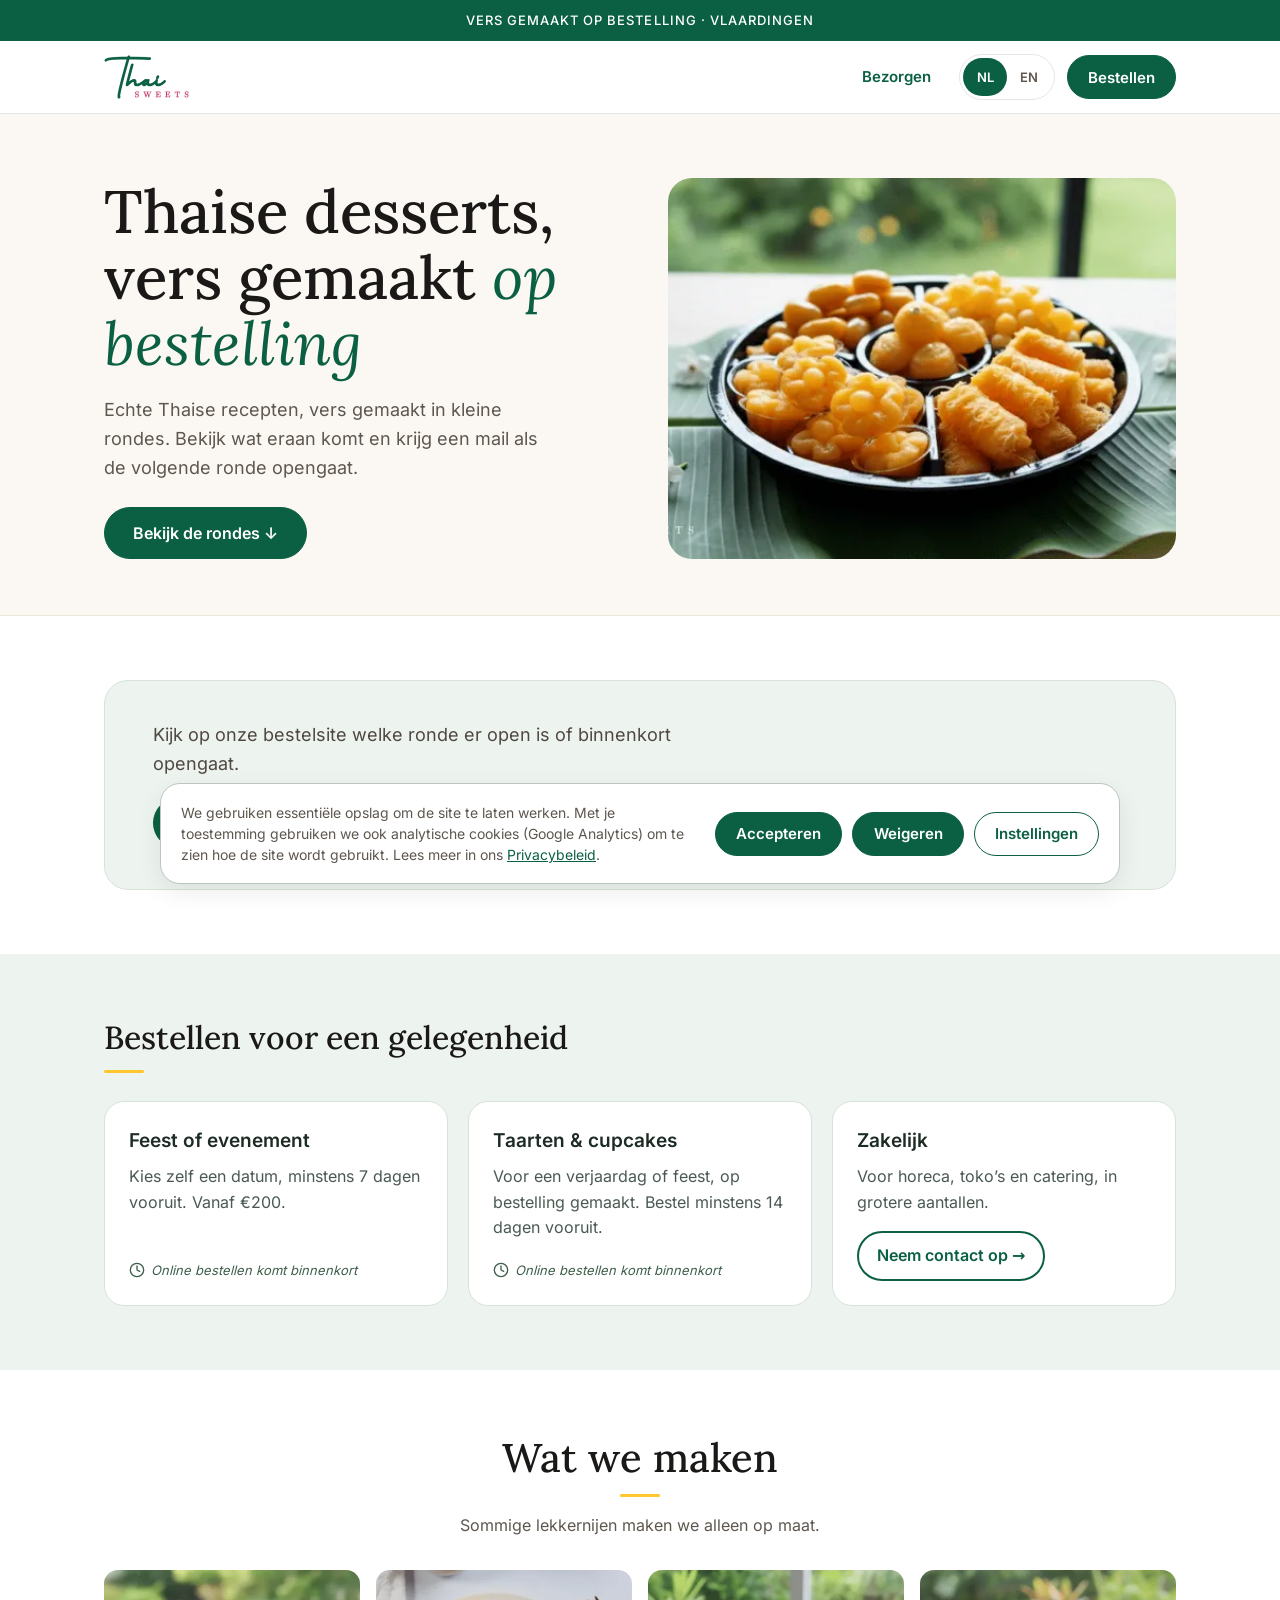
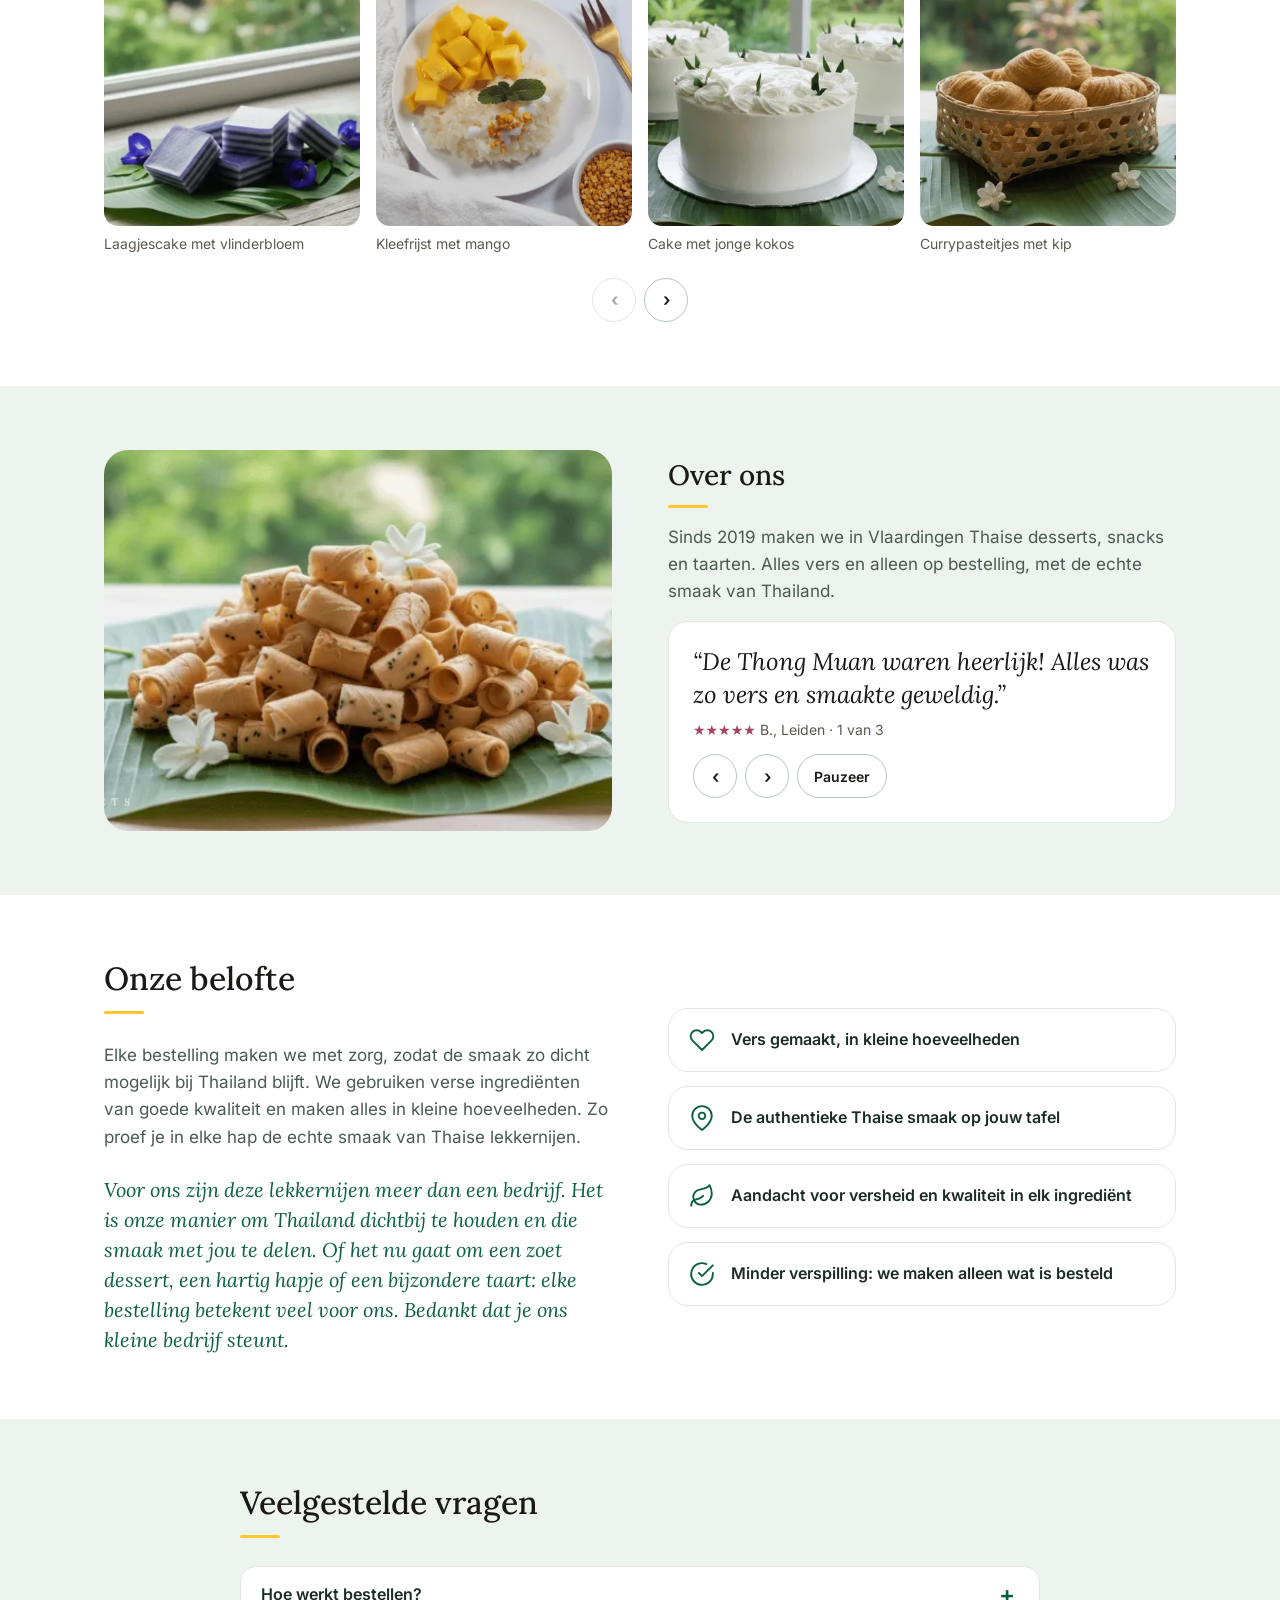
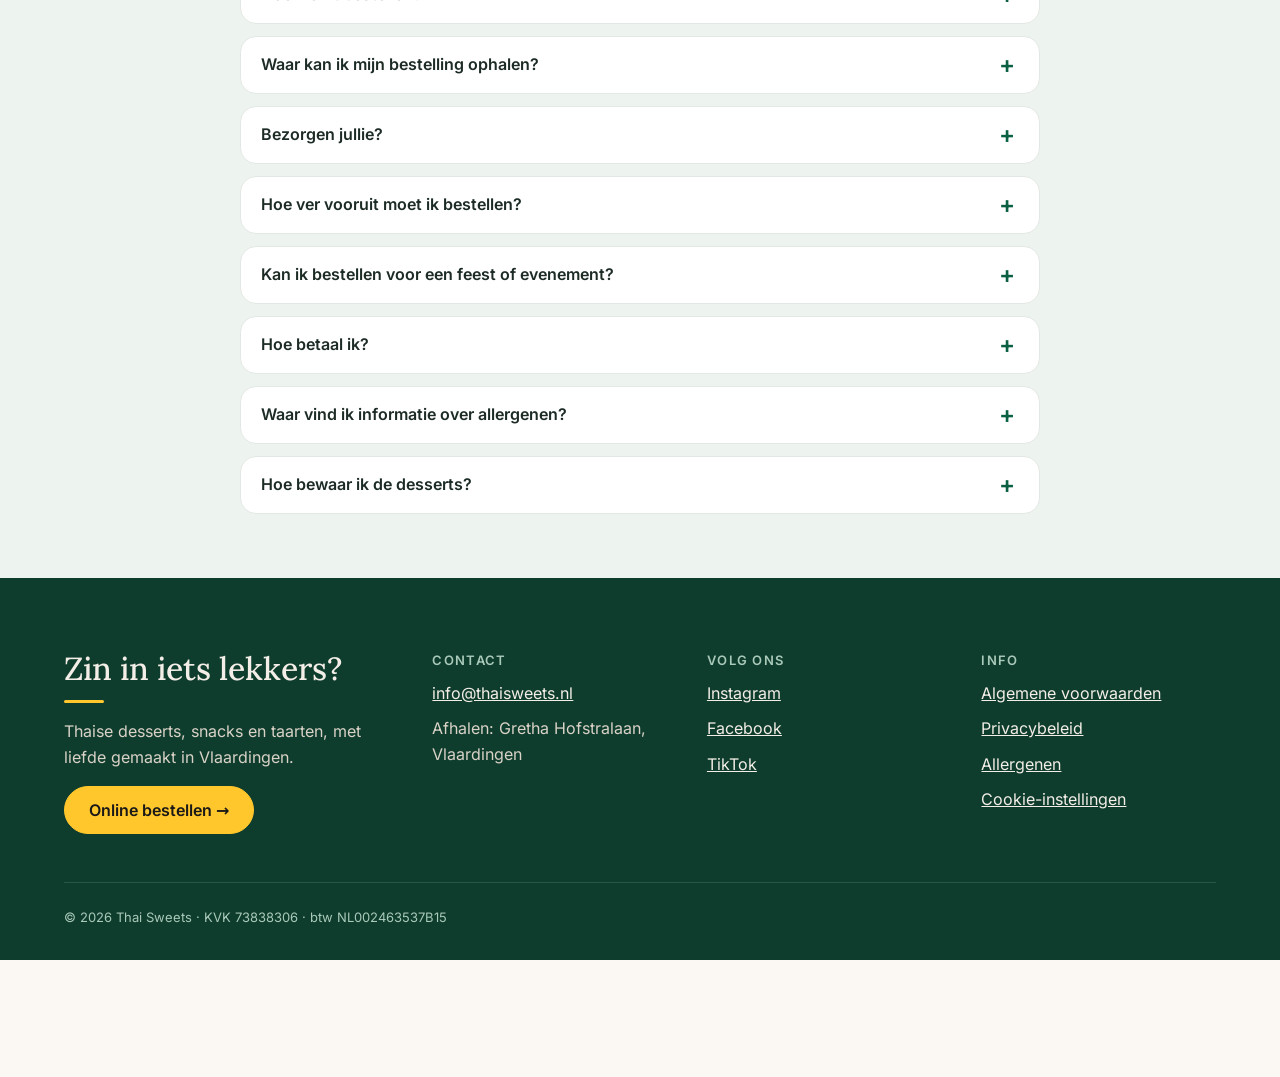
<file: index.html>
<!DOCTYPE html>
<html lang="nl">
<head>
  <meta charset="utf-8">
  <meta name="viewport" content="width=device-width, initial-scale=1">
  <title>Thai Sweets | Thaise desserts vers op bestelling in Vlaardingen</title>
  <meta name="description" content="Echte Thaise desserts, snacks en taarten, vers gemaakt in kleine rondes in Vlaardingen. Bekijk de komende rondes en bestel online.">
  <meta name="color-scheme" content="light">
  <link rel="canonical" href="https://www.thaisweets.nl/">
  <meta property="og:title" content="Thai Sweets | Thaise desserts vers op bestelling in Vlaardingen">
  <meta property="og:description" content="Echte Thaise desserts, snacks en taarten, vers gemaakt in kleine rondes in Vlaardingen. Bekijk de komende rondes en bestel online.">
  <meta property="og:image" content="https://www.thaisweets.nl/images/og/thai-sweets-og.jpg">
  <meta property="og:image:width" content="1200">
  <meta property="og:image:height" content="630">
  <meta name="twitter:card" content="summary_large_image">
  <meta property="og:type" content="website">
  <meta property="og:url" content="https://www.thaisweets.nl/">
  <link rel="icon" href="favicon.ico?v=6" sizes="any">
  <link rel="icon" href="favicon-16.png?v=6" type="image/png" sizes="16x16">
  <link rel="icon" href="favicon-32.png?v=6" type="image/png" sizes="32x32">
  <link rel="icon" href="favicon-48.png?v=6" type="image/png" sizes="48x48">
  <link rel="apple-touch-icon" href="apple-touch-icon.png?v=6" sizes="180x180">
  <meta name="theme-color" content="#FFFFFF">
  <link rel="preload" as="image" href="images/menu/golden-auspicious-set-360.webp" imagesrcset="images/menu/golden-auspicious-set-360.webp 360w, images/menu/golden-auspicious-set-480.webp 480w, images/menu/golden-auspicious-set.webp 640w" imagesizes="(max-width: 860px) 100vw, 536px" fetchpriority="high">
  <link rel="preload" as="font" href="fonts/Lora-normal-latin.woff2" type="font/woff2" crossorigin>
  <link rel="preload" as="font" href="fonts/Inter-latin.woff2" type="font/woff2" crossorigin>
  <link rel="stylesheet" href="css/fonts.css">
  <link rel="stylesheet" href="css/home.css">
  <script>
    (function () {
      document.documentElement.classList.add('js');
      try {
        var L = localStorage.getItem('thaisweets_lang');
        document.documentElement.lang = (L === 'nl' || L === 'en') ? L : 'nl';
      } catch (e0) { document.documentElement.lang = 'nl'; }
    })();
  </script>
</head>
<body data-page="home">
  <a class="skip-link" href="#main" data-i18n="a11y.skip">Naar de inhoud</a>
  <div id="consent-banner" class="consent-banner" role="region" aria-label="Cookies" data-i18n="consent.bannerLabel" data-i18n-attr="aria-label" hidden>
    <p class="consent-banner__text"><span data-i18n="consent.text">We gebruiken essentiële opslag om de site te laten werken. Met je toestemming gebruiken we ook analytische cookies (Google Analytics) om te zien hoe de site wordt gebruikt. Lees meer in ons </span><a href="https://order.thaisweets.nl/nl/legal#privacy" data-legal="privacy" rel="noopener noreferrer" target="_blank" data-i18n="home2.privacy">Privacybeleid</a>.</p>
    <div class="consent-banner__actions">
      <button type="button" class="btn" data-consent-accept data-i18n="consent.accept">Accepteren</button>
      <button type="button" class="btn" data-consent-reject data-i18n="consent.reject">Weigeren</button>
      <button type="button" class="btn btn--outline" data-cookie-settings data-i18n="consent.settings">Instellingen</button>
    </div>
  </div>

  <!-- News bar: automatic from the rounds API (js/open-menus.js); fallback text = home2.news in js/i18n/home.js -->
  <div class="news" role="region" aria-label="Nieuws" data-i18n="home2.newsLabel" data-i18n-attr="aria-label"><span data-news>Vers gemaakt op bestelling · Vlaardingen</span></div>

  <header class="site-header">
    <div class="site-header__inner">
      <a class="logo" href="#top" aria-label="Thai Sweets, naar boven" data-i18n="home2.homeLabel" data-i18n-attr="aria-label">
        <img src="images/logo/logo-horizontal-340.webp" width="340" height="175" alt="Thai Sweets">
      </a>
      <nav class="header-nav" aria-label="Hoofdmenu" data-i18n="home2.navLabel" data-i18n-attr="aria-label">
        <a href="bezorgen.html" data-i18n="home2.delivery">Bezorgen</a>
      </nav>
      <div class="header-actions">
        <div class="lang-switch" role="group" aria-label="Taal">
          <button type="button" data-lang="nl" aria-label="NL, Nederlands" aria-pressed="true">NL</button>
          <button type="button" data-lang="en" aria-label="EN, English" aria-pressed="false">EN</button>
        </div>
        <a class="btn btn--sm" href="https://order.thaisweets.nl/nl" data-order-path="/" data-i18n="home2.order">Bestellen</a>
      </div>
    </div>
  </header>

  <main id="main">
    <section id="top" class="hero-wrap">
      <div class="hero">
        <div class="hero__text">
          <h1 data-i18n="home2.heroTitle" data-i18n-attr="html">Thaise desserts, vers gemaakt <span class="accent">op bestelling</span></h1>
          <p data-i18n="home2.heroText">Echte Thaise recepten, vers gemaakt in kleine rondes. Bekijk wat eraan komt en krijg een mail als de volgende ronde opengaat.</p>
          <!-- Default: jump to the rounds. js/open-menus.js switches this to "Bestel nu →" (order app) while a round is open. -->
          <a class="btn" href="#bestellen" data-hero-cta data-i18n="home2.heroCta">Bekijk de rondes ↓</a>
        </div>
        <img class="hero__img" src="images/menu/golden-auspicious-set.webp" srcset="images/menu/golden-auspicious-set-360.webp 360w, images/menu/golden-auspicious-set-480.webp 480w, images/menu/golden-auspicious-set.webp 640w" sizes="(max-width: 860px) 100vw, 536px" width="640" height="360" fetchpriority="high" alt="Gouden geluksset met vijf Thaise desserts" data-i18n="home2.heroAlt" data-i18n-attr="alt">
      </div>
    </section>

    <section id="bestellen" class="section rounds" aria-labelledby="open-title">
      <h2 class="section-title" id="open-title" data-i18n="home2.openTitle">Nu te bestellen</h2>
      <!-- Static fallback (no JS, slow API, API error). js/open-menus.js replaces it; keep markup in sync with buildFallback() there. -->
      <div class="rounds-grid rounds-grid--empty" data-open-menus-grid>
        <div class="rounds-fallback">
          <p data-i18n="home2.roundsFallbackText">Kijk op onze bestelsite welke ronde er open is of binnenkort opengaat.</p>
          <a class="btn" href="https://order.thaisweets.nl/nl" data-order-path="/" data-i18n="home2.roundsFallbackLink">Naar order.thaisweets.nl →</a>
        </div>
      </div>
      <noscript><p class="rounds-noscript"><span lang="nl">Zonder JavaScript kunnen we de rondes hier niet laten zien. Bekijk ze op <a href="https://order.thaisweets.nl/nl">order.thaisweets.nl</a>.</span> <span lang="en">Without JavaScript we can't show the rounds here. See them at <a href="https://order.thaisweets.nl/en">order.thaisweets.nl</a>.</span></p></noscript>
      <p class="visually-hidden" role="status" aria-live="polite" data-notify-live></p>
      <p class="visually-hidden" role="status" data-open-menus-status></p>
    </section>

    <section class="section band--sage" aria-labelledby="ways-title">
      <div class="band__inner">
        <h2 class="section-title" id="ways-title" data-i18n="home2.waysTitle">Bestellen voor een gelegenheid</h2>
        <div class="ways">
          <div class="way">
            <h3 data-i18n="home2.way1Title">Feest of evenement</h3>
            <p data-i18n="home2.way1Text">Kies zelf een datum, minstens 7 dagen vooruit. Vanaf €200.</p>
            <p class="way__soon"><svg aria-hidden="true" width="16" height="16" viewBox="0 0 24 24" fill="none" stroke="currentColor" stroke-width="2" stroke-linecap="round" stroke-linejoin="round"><circle cx="12" cy="12" r="10"></circle><polyline points="12 6 12 12 16 14"></polyline></svg><span data-i18n="home2.waySoon">Online bestellen komt binnenkort</span></p>
          </div>
          <div class="way">
            <h3 data-i18n="home2.way2Title">Taarten &amp; cupcakes</h3>
            <p data-i18n="home2.way2Text">Voor een verjaardag of feest, op bestelling gemaakt. Bestel minstens 14 dagen vooruit.</p>
            <p class="way__soon"><svg aria-hidden="true" width="16" height="16" viewBox="0 0 24 24" fill="none" stroke="currentColor" stroke-width="2" stroke-linecap="round" stroke-linejoin="round"><circle cx="12" cy="12" r="10"></circle><polyline points="12 6 12 12 16 14"></polyline></svg><span data-i18n="home2.waySoon">Online bestellen komt binnenkort</span></p>
          </div>
          <div class="way">
            <h3 data-i18n="home2.way3Title">Zakelijk</h3>
            <p data-i18n="home2.way3Text">Voor horeca, toko’s en catering, in grotere aantallen.</p>
            <a class="way__btn" href="mailto:info@thaisweets.nl?subject=Zakelijk" data-i18n="home2.way3Mail" data-i18n-attr="href"><span data-i18n="home2.way3Cta">Neem contact op →</span></a>
          </div>
        </div>
      </div>
    </section>

    <section class="section gallery">
      <h2 class="gallery-title" id="gallery-title" data-i18n="home2.galleryTitle">Wat we maken</h2>
      <p class="gallery-lead" data-i18n="home2.galleryText">Sommige lekkernijen maken we alleen op maat.</p>
      <div class="carousel" data-carousel>
        <div class="carousel__track" data-carousel-track role="region" tabindex="0" aria-label="Wat we maken" data-i18n="home2.galleryTitle" data-i18n-attr="aria-label">
          <figure class="carousel__item">
            <img src="images/menu/butterfly-pea-layer-cake-sq.webp" width="640" height="640" loading="lazy" decoding="async" alt="Blokjes laagjescake in paars en wit met blauwe vlinderbloemen op een bananenblad" data-i18n="home2.galAlt1" data-i18n-attr="alt">
            <figcaption data-i18n="home2.gal1">Laagjescake met vlinderbloem</figcaption>
          </figure>
          <figure class="carousel__item">
            <img src="images/menu/mango-sticky-rice.webp" width="640" height="360" loading="lazy" decoding="async" alt="Bord met kleefrijst en blokjes gele mango, met een kommetje gele mungbonen ernaast" data-i18n="home2.galAlt2" data-i18n-attr="alt">
            <figcaption data-i18n="home2.gal2">Kleefrijst met mango</figcaption>
          </figure>
          <figure class="carousel__item">
            <img src="images/menu/young-coconut-cake.webp" width="640" height="360" loading="lazy" decoding="async" alt="Drie witte taarten met room en kleine groene blaadjes op een bananenblad" data-i18n="home2.galAlt3" data-i18n-attr="alt">
            <figcaption data-i18n="home2.gal3">Cake met jonge kokos</figcaption>
          </figure>
          <figure class="carousel__item">
            <img src="images/menu/curry-puffs.webp" width="640" height="360" loading="lazy" decoding="async" alt="Mandje met gouden, gelaagde currypasteitjes" data-i18n="home2.galAlt4" data-i18n-attr="alt">
            <figcaption data-i18n="home2.gal4">Currypasteitjes met kip</figcaption>
          </figure>
          <figure class="carousel__item">
            <img src="images/menu/rose-cupcakes.webp" width="640" height="360" loading="lazy" decoding="async" alt="Vier cupcakes met roze en oranje roosvormig glazuur" data-i18n="home2.galAlt5" data-i18n-attr="alt">
            <figcaption data-i18n="home2.gal5">Rozencupcakes</figcaption>
          </figure>
          <figure class="carousel__item">
            <img src="images/menu/tong-muan.webp" width="640" height="360" loading="lazy" decoding="async" alt="Stapel knapperige gouden rolletjes met zwarte sesamzaadjes tussen witte bloemen" data-i18n="home2.galAlt6" data-i18n-attr="alt">
            <figcaption data-i18n="home2.gal6">Tong Muan-rolletjes</figcaption>
          </figure>
          <figure class="carousel__item">
            <img src="images/menu/golden-auspicious-set.webp" width="640" height="360" loading="lazy" decoding="async" alt="Zwarte schaal met drie soorten gouden en oranje Thaise desserts" data-i18n="home2.galAlt7" data-i18n-attr="alt">
            <figcaption data-i18n="home2.gal7">Gouden geluksset</figcaption>
          </figure>
          <figure class="carousel__item">
            <img src="images/menu/luk-chup.webp" width="640" height="360" loading="lazy" decoding="async" alt="Drie kleine mandjes aan touwtjes met kleurrijke fruitvormige snoepjes" data-i18n="home2.galAlt8" data-i18n-attr="alt">
            <figcaption data-i18n="home2.gal8">Luk Chup (vruchtjes van mungboon)</figcaption>
          </figure>
          <figure class="carousel__item">
            <img src="images/menu/khanom-pia-sq.webp" width="640" height="640" loading="lazy" decoding="async" alt="Kommetjes met ronde gebakjes in wit, roze en paars, een paar opengebroken met gele en donkere vulling" data-i18n="home2.galAlt9" data-i18n-attr="alt">
            <figcaption data-i18n="home2.gal9">Khanom Pia (gebakjes)</figcaption>
          </figure>
          <figure class="carousel__item">
            <img src="images/menu/foi-tong.webp" width="640" height="360" loading="lazy" decoding="async" alt="Zwarte bak met opgerolde gouden eidooierdraadjes" data-i18n="home2.galAlt10" data-i18n-attr="alt">
            <figcaption data-i18n="home2.gal10">Foi Tong</figcaption>
          </figure>
          <figure class="carousel__item">
            <img src="images/menu/tong-yib.webp" width="640" height="360" loading="lazy" decoding="async" alt="Zwarte bak met zes gouden bloemvormige kopjes" data-i18n="home2.galAlt11" data-i18n-attr="alt">
            <figcaption data-i18n="home2.gal11">Tong Yib</figcaption>
          </figure>
          <figure class="carousel__item">
            <img src="images/menu/pan-klib.webp" width="640" height="360" loading="lazy" decoding="async" alt="Mandje met kleine gouden gefrituurde halvemaanvormige deegjes en een kopje thee erachter" data-i18n="home2.galAlt12" data-i18n-attr="alt">
            <figcaption data-i18n="home2.gal22">Gefrituurde halvemaantjes</figcaption>
          </figure>
          <figure class="carousel__item">
            <img src="images/menu/pandan-layer-cake.webp" width="640" height="360" loading="lazy" decoding="async" alt="Groene blokjes pandan-laagjescake op een bananenblad" data-i18n="home2.galAlt13" data-i18n-attr="alt">
            <figcaption data-i18n="home2.gal12">Pandan-laagjescake</figcaption>
          </figure>
          <figure class="carousel__item">
            <img src="images/menu/khanom-krok.webp" width="640" height="360" loading="lazy" decoding="async" alt="Rooster met ronde kokospannenkoekjes met stukjes gele maïs, naast een paar open koekjes met kokosroom" data-i18n="home2.galAlt14" data-i18n-attr="alt">
            <figcaption data-i18n="home2.gal13">Khanom Krok (kokospannenkoekjes)</figcaption>
          </figure>
          <figure class="carousel__item">
            <img src="images/menu/khanom-tuay.webp" width="640" height="360" loading="lazy" decoding="async" alt="Zes kleine witte kommetjes met kokosmelk op een houten plank, met twee kokosnoten erachter" data-i18n="home2.galAlt15" data-i18n-attr="alt">
            <figcaption data-i18n="home2.gal14">Khanom Tuay (kokosmelkkopjes)</figcaption>
          </figure>
          <figure class="carousel__item">
            <img src="images/menu/khanom-bueng.webp" width="640" height="360" loading="lazy" decoding="async" alt="Houten plank met zes kleine crêpes met witte room en gouden draadjes" data-i18n="home2.galAlt16" data-i18n-attr="alt">
            <figcaption data-i18n="home2.gal15">Khanom Bueng (mini Thaise crêpes)</figcaption>
          </figure>
          <figure class="carousel__item">
            <img src="images/menu/taro-pudding.webp" width="640" height="360" loading="lazy" decoding="async" alt="Witte kokosroom met roze stukjes in kleine bladvormige bakjes" data-i18n="home2.galAlt17" data-i18n-attr="alt">
            <figcaption data-i18n="home2.gal16">Taropudding met kokosroom</figcaption>
          </figure>
          <figure class="carousel__item">
            <img src="images/menu/alua-flower.webp" width="640" height="360" loading="lazy" decoding="async" alt="Mandje met kleurrijke bloemvormige snoepjes in rood, wit en geel" data-i18n="home2.galAlt18" data-i18n-attr="alt">
            <figcaption data-i18n="home2.gal17">Alua</figcaption>
          </figure>
          <figure class="carousel__item">
            <img src="images/menu/bouquet-cupcakes.webp" width="640" height="360" loading="lazy" decoding="async" alt="Boeket van roze roosvormige cupcakes in bruin inpakpapier" data-i18n="home2.galAlt19" data-i18n-attr="alt">
            <figcaption data-i18n="home2.gal18">Cupcakeboeket</figcaption>
          </figure>
          <figure class="carousel__item">
            <img src="images/menu/mini-donut-cakes.webp" width="640" height="360" loading="lazy" decoding="async" alt="Kartonnen doos vol mini-donuts met roze, witte en chocoladeglazuur" data-i18n="home2.galAlt20" data-i18n-attr="alt">
            <figcaption data-i18n="home2.gal19">Mini-donutcakes</figcaption>
          </figure>
          <figure class="carousel__item">
            <img src="images/menu/glass-noodle-sausage.webp" width="640" height="360" loading="lazy" decoding="async" alt="Houten bord met glanzende bruine worstjes naast sla en schijfjes citroen" data-i18n="home2.galAlt21" data-i18n-attr="alt">
            <figcaption data-i18n="home2.gal20">Worst met glasnoedels</figcaption>
          </figure>
          <figure class="carousel__item">
            <img src="images/menu/flower-bird-dumplings.webp" width="640" height="360" loading="lazy" decoding="async" alt="Bord met sla, paarse bloemvormige dumplings en witte vogelvormige dumplings" data-i18n="home2.galAlt22" data-i18n-attr="alt">
            <figcaption data-i18n="home2.gal21">Gestoomde bloem- en vogeldumplings</figcaption>
          </figure>
        </div>
        <div class="carousel__controls">
          <button type="button" data-carousel-prev aria-label="Vorige foto's" data-i18n="home2.galPrev" data-i18n-attr="aria-label" disabled>‹</button>
          <button type="button" data-carousel-next aria-label="Volgende foto's" data-i18n="home2.galNext" data-i18n-attr="aria-label">›</button>
        </div>
      </div>
    </section>

    <section id="over-ons" class="section band--sage" aria-labelledby="about-title">
      <div class="about">
        <img class="about__img" src="images/menu/tong-muan.webp" width="640" height="360" loading="lazy" decoding="async" alt="Knapperige Tong Muan-rolletjes" data-i18n="home2.aboutAlt" data-i18n-attr="alt">
        <div class="about__text">
          <h2 id="about-title" data-i18n="home2.aboutTitle">Over ons</h2>
          <p data-i18n="home2.aboutText">Sinds 2019 maken we in Vlaardingen Thaise desserts, snacks en taarten. Alles vers en alleen op bestelling, met de echte smaak van Thailand.</p>
          <figure class="reviews" aria-roledescription="carrousel" aria-label="Reviews van klanten" data-reviews>
            <div class="reviews__live" aria-live="off" data-reviews-live>
              <blockquote data-reviews-text>“De Thong Muan waren heerlijk! Alles was zo vers en smaakte geweldig.”</blockquote>
              <figcaption><span class="stars" role="img" aria-label="5 van de 5 sterren">★★★★★</span> <span data-reviews-name>B., Leiden</span> · <span data-reviews-pos>1 van 3</span></figcaption>
            </div>
            <div class="reviews__controls">
              <button type="button" data-reviews-prev aria-label="Vorige review">‹</button>
              <button type="button" data-reviews-next aria-label="Volgende review">›</button>
              <button type="button" class="reviews__toggle" data-reviews-toggle aria-pressed="false">Pauzeer</button>
            </div>
          </figure>
        </div>
      </div>
    </section>

    <section id="belofte" class="section promise" aria-labelledby="promise-title">
      <div class="promise__grid">
        <div class="promise__text">
          <h2 class="section-title" id="promise-title" data-i18n="home2.promiseTitle">Onze belofte</h2>
          <p data-i18n="home2.promiseIntro">Elke bestelling maken we met zorg, zodat de smaak zo dicht mogelijk bij Thailand blijft. We gebruiken verse ingrediënten van goede kwaliteit en maken alles in kleine hoeveelheden. Zo proef je in elke hap de echte smaak van Thaise lekkernijen.</p>
          <p class="promise__close" data-i18n="home2.promiseClose">Voor ons zijn deze lekkernijen meer dan een bedrijf. Het is onze manier om Thailand dichtbij te houden en die smaak met jou te delen. Of het nu gaat om een zoet dessert, een hartig hapje of een bijzondere taart: elke bestelling betekent veel voor ons. Bedankt dat je ons kleine bedrijf steunt.</p>
        </div>
        <ul class="promise__items">
          <li><span class="promise__icon"><svg aria-hidden="true" width="26" height="26" viewBox="0 0 24 24" fill="none" stroke="currentColor" stroke-width="1.75" stroke-linecap="round" stroke-linejoin="round"><path d="M20.84 4.61a5.5 5.5 0 0 0-7.78 0L12 5.67l-1.06-1.06a5.5 5.5 0 0 0-7.78 7.78l1.06 1.06L12 21.23l7.78-7.78 1.06-1.06a5.5 5.5 0 0 0 0-7.78z"></path></svg></span><span data-i18n="home2.promiseItem1">Vers gemaakt, in kleine hoeveelheden</span></li>
          <li><span class="promise__icon"><svg aria-hidden="true" width="26" height="26" viewBox="0 0 24 24" fill="none" stroke="currentColor" stroke-width="1.75" stroke-linecap="round" stroke-linejoin="round"><path d="M21 10c0 7-9 13-9 13s-9-6-9-13a9 9 0 0 1 18 0z"></path><circle cx="12" cy="10" r="3"></circle></svg></span><span data-i18n="home2.promiseItem2">De authentieke Thaise smaak op jouw tafel</span></li>
          <li><span class="promise__icon"><svg aria-hidden="true" width="26" height="26" viewBox="0 0 24 24" fill="none" stroke="currentColor" stroke-width="1.75" stroke-linecap="round" stroke-linejoin="round"><path d="M11 20A7 7 0 0 1 9.8 6.1C15.5 5 17 4.48 19 2c1 2 2 4.18 2 8 0 5.5-4.78 10-10 10z"></path><path d="M2 21c0-3 1.85-5.36 5.08-6C9.5 14.52 12 13 13 12"></path></svg></span><span data-i18n="home2.promiseItem3">Aandacht voor versheid en kwaliteit in elk ingrediënt</span></li>
          <li><span class="promise__icon"><svg aria-hidden="true" width="26" height="26" viewBox="0 0 24 24" fill="none" stroke="currentColor" stroke-width="1.75" stroke-linecap="round" stroke-linejoin="round"><path d="M22 11.08V12a10 10 0 1 1-5.93-9.14"></path><polyline points="22 4 12 14.01 9 11.01"></polyline></svg></span><span data-i18n="home2.promiseItem4">Minder verspilling: we maken alleen wat is besteld</span></li>
        </ul>
      </div>
    </section>

    <section id="faq" class="section band--sage faq" aria-labelledby="faq-title">
      <div class="faq__inner">
        <h2 class="section-title" id="faq-title" data-i18n="home2.faqTitle">Veelgestelde vragen</h2>
        <details class="faq__item" data-faq>
          <summary><span class="faq__q" data-i18n="home2.faqQ1">Hoe werkt bestellen?</span><span class="faq__icon" aria-hidden="true"></span></summary>
          <div class="faq__a"><p data-i18n="home2.faqA1" data-i18n-attr="html">We maken onze lekkernijen in rondes. Elke ronde heeft een openingsdatum en een uiterste besteldatum. Is een ronde open, dan kies je je lekkernijen op onze bestelsite, kies je een afhaal- of bezorgtijd en betaal je online. Meld je aan en krijg een mail als de volgende ronde opengaat.</p></div>
        </details>
        <details class="faq__item" data-faq>
          <summary><span class="faq__q" data-i18n="home2.faqQ2">Waar kan ik mijn bestelling ophalen?</span><span class="faq__icon" aria-hidden="true"></span></summary>
          <div class="faq__a"><p data-i18n="home2.faqA2" data-i18n-attr="html">Je kunt je bestelling ophalen in Vlaardingen. Het exacte adres sturen we je na betaling.</p></div>
        </details>
        <details class="faq__item" data-faq>
          <summary><span class="faq__q" data-i18n="home2.faqQ3">Bezorgen jullie?</span><span class="faq__icon" aria-hidden="true"></span></summary>
          <div class="faq__a"><p data-i18n="home2.faqA3" data-i18n-attr="html">Ja, op de bezorgdagen die bij elke ronde staan. De bezorgkosten zie je voordat je betaalt.</p></div>
        </details>
        <details class="faq__item" data-faq>
          <summary><span class="faq__q" data-i18n="home2.faqQ4">Hoe ver vooruit moet ik bestellen?</span><span class="faq__icon" aria-hidden="true"></span></summary>
          <div class="faq__a"><p data-i18n="home2.faqA4" data-i18n-attr="html">Bij een gewone ronde bestel je vóór de uiterste besteldatum. Voor feesten en evenementen minstens 7 dagen vooruit, voor taarten en cupcakes minstens 14 dagen.</p></div>
        </details>
        <details class="faq__item" data-faq>
          <summary><span class="faq__q" data-i18n="home2.faqQ5">Kan ik bestellen voor een feest of evenement?</span><span class="faq__icon" aria-hidden="true"></span></summary>
          <div class="faq__a"><p data-i18n="home2.faqA5" data-i18n-attr="html">Ja. Kies zelf een datum, minstens 7 dagen vooruit, vanaf €200 (bezorging niet inbegrepen). Online bestellen voor feesten komt binnenkort; neem tot die tijd <a href="#contact">contact met ons op</a>.</p></div>
        </details>
        <details class="faq__item" data-faq>
          <summary><span class="faq__q" data-i18n="home2.faqQ6">Hoe betaal ik?</span><span class="faq__icon" aria-hidden="true"></span></summary>
          <div class="faq__a"><p data-i18n="home2.faqA6" data-i18n-attr="html">Je betaalt online met iDEAL | Wero of per bankoverschrijving wanneer je je bestelling plaatst.</p></div>
        </details>
        <details class="faq__item" data-faq>
          <summary><span class="faq__q" data-i18n="home2.faqQ7">Waar vind ik informatie over allergenen?</span><span class="faq__icon" aria-hidden="true"></span></summary>
          <div class="faq__a"><p data-i18n="home2.faqA7" data-i18n-attr="html">De allergeneninformatie van elk product vind je op onze <a href="https://order.thaisweets.nl/nl" data-order-path="/">bestelsite</a>.</p></div>
        </details>
        <details class="faq__item" data-faq>
          <summary><span class="faq__q" data-i18n="home2.faqQ8">Hoe bewaar ik de desserts?</span><span class="faq__icon" aria-hidden="true"></span></summary>
          <div class="faq__a"><p data-i18n="home2.faqA8" data-i18n-attr="html">Elk product heeft zijn eigen bewaaradvies. Dat vind je samen met de allergeneninformatie op onze <a href="https://order.thaisweets.nl/nl" data-order-path="/">bestelsite</a>.</p></div>
        </details>
      </div>
    </section>
  </main>

  <footer id="contact" class="site-footer">
    <div class="site-footer__inner">
      <div class="foot">
        <div class="foot__col foot__col--lead">
          <h2 data-i18n="home2.footTitle">Zin in iets lekkers?</h2>
          <p data-i18n="home2.footText">Thaise desserts, snacks en taarten, met liefde gemaakt in Vlaardingen.</p>
          <a class="btn btn--gold" href="https://order.thaisweets.nl/nl" data-order-path="/" data-i18n="home2.footCta">Online bestellen →</a>
        </div>
        <div class="foot__col">
          <h3 data-i18n="home2.contact">Contact</h3>
          <a href="mailto:info@thaisweets.nl">info@thaisweets.nl</a>
          <span data-i18n="home2.pickup">Afhalen: Gretha Hofstralaan, Vlaardingen</span>
        </div>
        <div class="foot__col">
          <h3 data-i18n="home2.follow">Volg ons</h3>
          <a href="https://www.instagram.com/thaisweetsnl/" rel="noopener noreferrer" target="_blank">Instagram</a>
          <a href="https://www.facebook.com/thaisweetsnl" rel="noopener noreferrer" target="_blank">Facebook</a>
          <a href="https://www.tiktok.com/@thaisweetsnl" rel="noopener noreferrer" target="_blank">TikTok</a>
        </div>
        <div class="foot__col">
          <h3 data-i18n="home2.info">Info</h3>
          <a href="https://order.thaisweets.nl/nl/legal#terms" data-legal="terms" rel="noopener noreferrer" target="_blank" data-i18n="home2.terms">Algemene voorwaarden</a>
          <a href="https://order.thaisweets.nl/nl/legal#privacy" data-legal="privacy" rel="noopener noreferrer" target="_blank" data-i18n="home2.privacy">Privacybeleid</a>
          <a href="https://order.thaisweets.nl/nl/legal#allergens" data-legal="allergens" rel="noopener noreferrer" target="_blank" data-i18n="home2.allergens">Allergenen</a>
          <button type="button" class="linklike" data-cookie-settings data-i18n="home2.cookies">Cookie-instellingen</button>
        </div>
      </div>
      <p class="foot-legal" data-i18n="home2.copy">© 2026 Thai Sweets · KVK 73838306 · btw NL002463537B15</p>
    </div>
  </footer>

  <dialog id="notify-dialog" class="notify-dialog" aria-labelledby="notify-title" aria-describedby="notify-desc">
    <div class="notify-dialog__head">
      <div class="notify-dialog__intro">
        <h2 id="notify-title"></h2>
        <p id="notify-desc"></p>
      </div>
      <button type="button" class="notify-dialog__close" data-notify-close aria-label="Sluiten" data-i18n="home2.dlgClose" data-i18n-attr="aria-label">
        <svg aria-hidden="true" width="18" height="18" viewBox="0 0 24 24" fill="none" stroke="currentColor" stroke-width="2" stroke-linecap="round"><path d="M18 6 6 18M6 6l12 12"></path></svg>
      </button>
    </div>
    <form id="notify-dialog-form" class="notify-form" novalidate>
      <fieldset class="notify-types" data-notify-types>
        <legend class="visually-hidden" data-i18n="home2.typesLegend">Waar wil je een mail over?</legend>
        <div class="notify-types__list" data-notify-types-list></div>
      </fieldset>
      <p id="notify-dialog-types-error" class="notify-error" role="alert" data-notify-types-error hidden></p>
      <label for="notify-dialog-email" data-i18n="home2.emailLabel">E-mailadres</label>
      <input id="notify-dialog-email" class="notify-input notify-input--dialog" type="email" name="email" autocomplete="email" autofocus required data-notify-email aria-describedby="notify-dialog-error">
      <p id="notify-dialog-error" class="notify-error" role="alert" data-notify-error hidden></p>
      <div class="notify-turnstile" data-notify-widget></div>
      <p class="notify-status" role="status" data-notify-status hidden></p>
      <button type="submit" class="btn notify-submit" data-i18n="home2.notifyButton">Aanmelden</button>
    </form>
    <p class="notify-dialog__foot"><span data-i18n="home2.unsub">Afmelden kan in elke mail.</span> <a href="https://order.thaisweets.nl/nl/legal#privacy" data-legal="privacy" rel="noopener noreferrer" target="_blank" data-i18n="home2.privacyShort">Privacy</a></p>
  </dialog>

  <dialog id="consent-dialog" class="notify-dialog consent-dialog" aria-labelledby="consent-dialog-title">
    <div class="notify-dialog__head">
      <div class="notify-dialog__intro">
        <h2 id="consent-dialog-title" data-i18n="home2.cookies">Cookie-instellingen</h2>
        <p data-i18n="consent.intro">Kies welke cookies we mogen gebruiken. Je kunt je keuze op elk moment wijzigen via “Cookie-instellingen” onderaan de pagina.</p>
      </div>
      <button type="button" class="notify-dialog__close" data-consent-close aria-label="Sluiten" data-i18n="home2.dlgClose" data-i18n-attr="aria-label">
        <svg aria-hidden="true" width="18" height="18" viewBox="0 0 24 24" fill="none" stroke="currentColor" stroke-width="2" stroke-linecap="round"><path d="M18 6 6 18M6 6l12 12"></path></svg>
      </button>
    </div>
    <div class="consent-pref">
      <div>
        <h3 data-i18n="consent.essentialTitle">Essentieel</h3>
        <p data-i18n="consent.essentialBody">Nodig om de site te laten werken: je taal, je thema en of je je hebt aangemeld voor een mail.</p>
      </div>
      <span class="consent-pref__always" data-i18n="consent.alwaysOn">Altijd aan</span>
    </div>
    <div class="consent-pref">
      <div>
        <h3 id="consent-analytics-title" data-i18n="consent.analyticsTitle">Analytisch (Google Analytics)</h3>
        <p id="consent-analytics-desc" data-i18n="consent.analyticsBody">Helpt ons te zien hoe de site wordt gebruikt. Alleen met je toestemming.</p>
      </div>
      <input type="checkbox" id="consent-analytics" aria-labelledby="consent-analytics-title" aria-describedby="consent-analytics-desc">
    </div>
    <button type="button" class="btn consent-save" data-consent-save data-i18n="consent.save">Opslaan</button>
  </dialog>
  <script type="application/ld+json">
  {
    "@context": "https://schema.org",
    "@type": "Bakery",
    "name": "Thai Sweets",
    "url": "https://www.thaisweets.nl/",
    "email": "info@thaisweets.nl",
    "address": {
      "@type": "PostalAddress",
      "streetAddress": "Gretha Hofstralaan",
      "addressLocality": "Vlaardingen",
      "addressCountry": "NL"
    },
    "sameAs": [
      "https://www.instagram.com/thaisweetsnl/",
      "https://www.facebook.com/thaisweetsnl",
      "https://www.tiktok.com/@thaisweetsnl"
    ]
  }
  </script>
  <script type="application/ld+json" id="faq-jsonld">
  {
    "@context": "https://schema.org",
    "@type": "FAQPage",
    "mainEntity": [
      {
        "@type": "Question",
        "name": "Hoe werkt bestellen?",
        "acceptedAnswer": {
          "@type": "Answer",
          "text": "We maken onze lekkernijen in rondes. Elke ronde heeft een openingsdatum en een uiterste besteldatum. Is een ronde open, dan kies je je lekkernijen op onze bestelsite, kies je een afhaal- of bezorgtijd en betaal je online. Meld je aan en krijg een mail als de volgende ronde opengaat."
        }
      },
      {
        "@type": "Question",
        "name": "Waar kan ik mijn bestelling ophalen?",
        "acceptedAnswer": {
          "@type": "Answer",
          "text": "Je kunt je bestelling ophalen in Vlaardingen. Het exacte adres sturen we je na betaling."
        }
      },
      {
        "@type": "Question",
        "name": "Bezorgen jullie?",
        "acceptedAnswer": {
          "@type": "Answer",
          "text": "Ja, op de bezorgdagen die bij elke ronde staan. De bezorgkosten zie je voordat je betaalt."
        }
      },
      {
        "@type": "Question",
        "name": "Hoe ver vooruit moet ik bestellen?",
        "acceptedAnswer": {
          "@type": "Answer",
          "text": "Bij een gewone ronde bestel je vóór de uiterste besteldatum. Voor feesten en evenementen minstens 7 dagen vooruit, voor taarten en cupcakes minstens 14 dagen."
        }
      },
      {
        "@type": "Question",
        "name": "Kan ik bestellen voor een feest of evenement?",
        "acceptedAnswer": {
          "@type": "Answer",
          "text": "Ja. Kies zelf een datum, minstens 7 dagen vooruit, vanaf €200 (bezorging niet inbegrepen). Online bestellen voor feesten komt binnenkort; neem tot die tijd contact met ons op."
        }
      },
      {
        "@type": "Question",
        "name": "Hoe betaal ik?",
        "acceptedAnswer": {
          "@type": "Answer",
          "text": "Je betaalt online met iDEAL | Wero of per bankoverschrijving wanneer je je bestelling plaatst."
        }
      },
      {
        "@type": "Question",
        "name": "Waar vind ik informatie over allergenen?",
        "acceptedAnswer": {
          "@type": "Answer",
          "text": "De allergeneninformatie van elk product vind je op onze bestelsite."
        }
      },
      {
        "@type": "Question",
        "name": "Hoe bewaar ik de desserts?",
        "acceptedAnswer": {
          "@type": "Answer",
          "text": "Elk product heeft zijn eigen bewaaradvies. Dat vind je samen met de allergeneninformatie op onze bestelsite."
        }
      }
    ]
  }
  </script>
  <script src="js/i18n/home.js" defer></script>
  <script src="js/i18n.js" defer></script>
  <script src="js/home.js" defer></script>
  <script src="js/open-menus.js" defer></script>
  <script src="js/notify.js" defer></script>
  <script src="js/cookie-consent.js" defer></script>
</body>
</html>
</file>
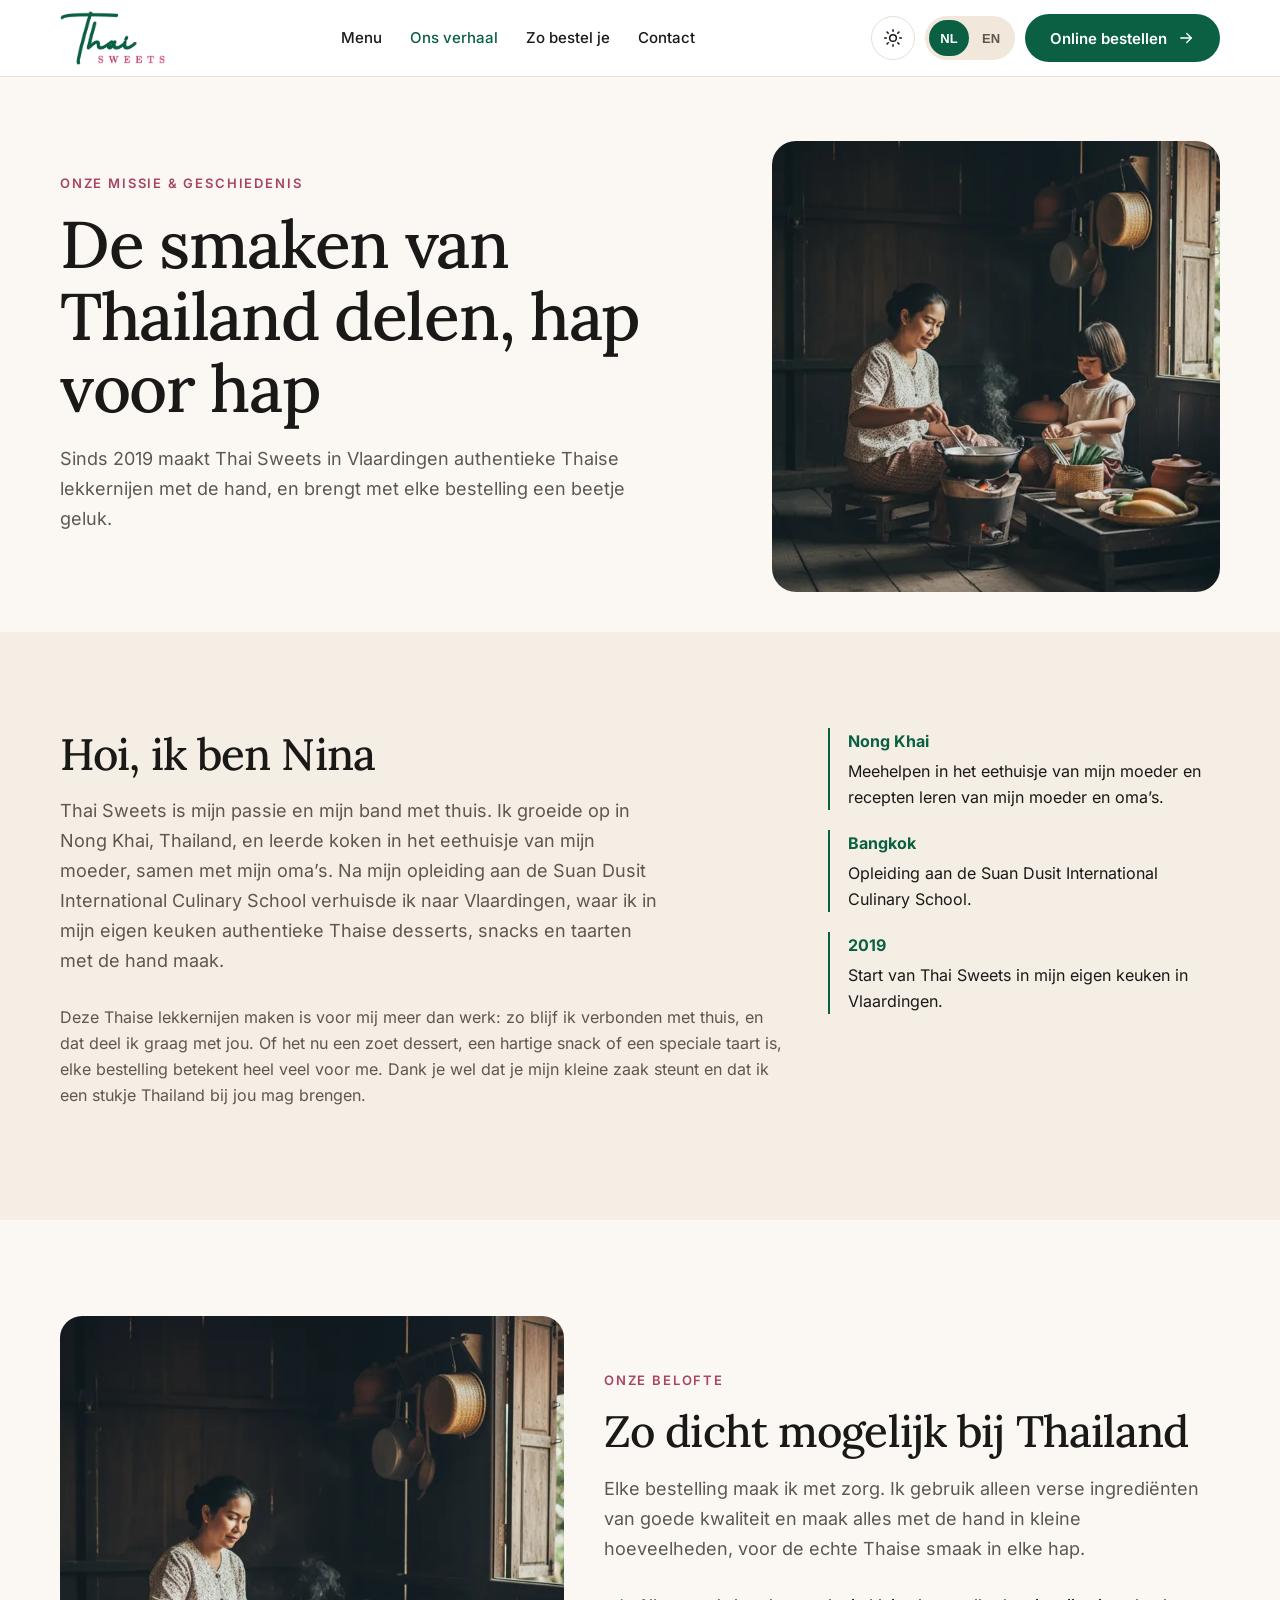
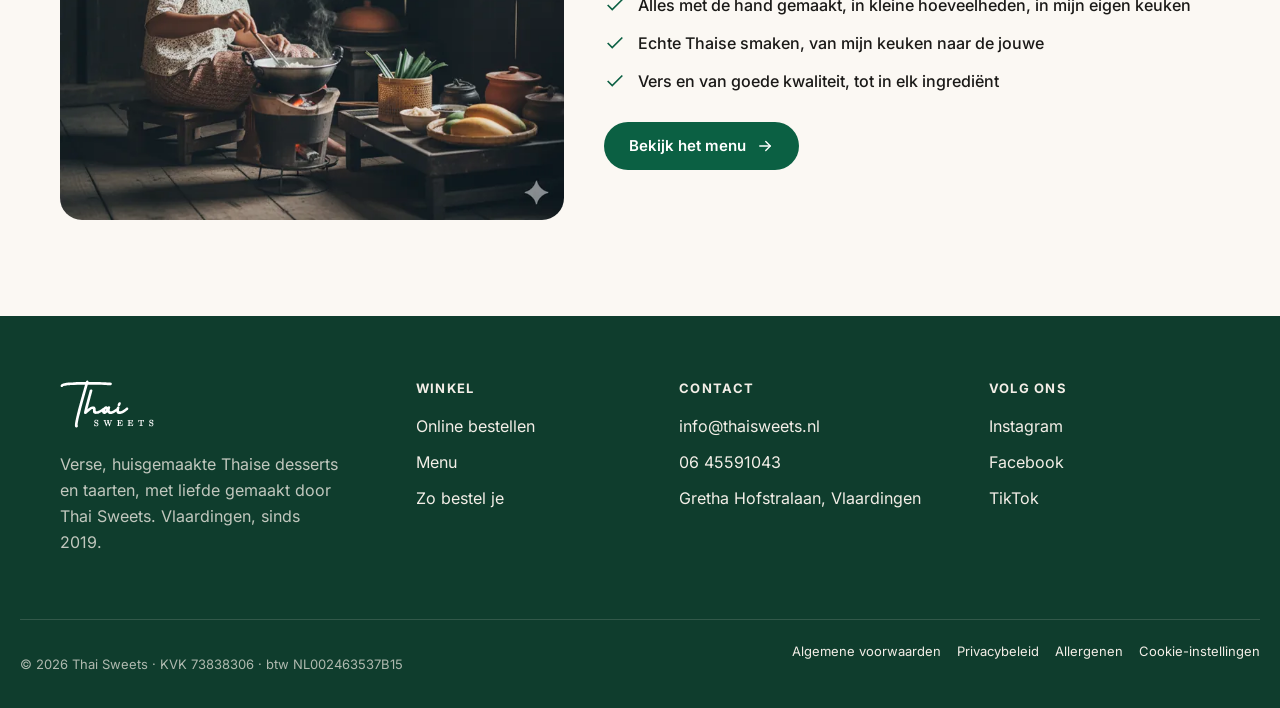
<file: about.html>
<!DOCTYPE html>
<html lang="nl">
<head>
  <meta charset="utf-8">
  <meta name="viewport" content="width=device-width, initial-scale=1">
  <title>Our Story | Thai Sweets</title>
  <meta name="description" content="Meet Nina and the story of Thai Sweets: from Nong Khai to handmade treats in Vlaardingen.">
  <link rel="canonical" href="https://www.thaisweets.nl/about.html">
  <meta property="og:title" content="Our Story | Thai Sweets">
  <meta property="og:description" content="Meet Nina and the story of Thai Sweets: from Nong Khai to handmade treats in Vlaardingen.">
  <meta property="og:image" content="https://www.thaisweets.nl/images/menu/golden-auspicious-set.webp">
  <meta property="og:type" content="website">
  <meta property="og:url" content="https://www.thaisweets.nl/about.html">
  <link rel="icon" href="favicon.ico" sizes="any">
  <link rel="icon" href="favicon-32.png" type="image/png" sizes="32x32">
  <link rel="icon" href="favicon-48.png" type="image/png" sizes="48x48">
  <link rel="apple-touch-icon" href="apple-touch-icon.png" sizes="180x180">
  <link rel="stylesheet" href="css/fonts.css">
  <link rel="stylesheet" href="css/styles.css">
  <script>
    (function () {
      document.documentElement.classList.add('js');
      try {
        var L = localStorage.getItem('thaisweets_lang');
        document.documentElement.lang = (L === 'nl' || L === 'en') ? L : 'nl';
      } catch (e0) { document.documentElement.lang = 'nl'; }
      try {
        var t = localStorage.getItem('thaisweets_theme');
        if (t === 'light' || t === 'dark') document.documentElement.setAttribute('data-theme', t);
      } catch (e) {}
    })();
  </script>
</head>
<body data-page="about">
  <a class="skip-link" href="#main" data-i18n="a11y.skip">Skip to content</a>
  <header class="site-header">
    <div class="container site-header__inner">
      <a class="logo" href="index.html" aria-label="Thai Sweets home" data-i18n="a11y.home" data-i18n-attr="aria-label">
        <img src="images/logo/logo-horizontal.png" width="105" height="54" alt="Thai Sweets">
      </a>
      <nav class="nav-desktop" aria-label="Main" data-i18n="a11y.mainNav" data-i18n-attr="aria-label">
        <a href="menu.html" data-i18n="nav.menu">Menu</a>
        <a href="about.html" aria-current="page" data-i18n="nav.story">Our Story</a>
        <a href="how-to-order.html" data-i18n="nav.how">How to Order</a>
        <a href="contact.html" data-i18n="nav.contact">Contact</a>
      </nav>
      <div class="header-actions">
        <button type="button" class="icon-btn theme-btn" data-theme-toggle aria-pressed="false" aria-label="Switch to dark theme" data-i18n="a11y.themeToDark" data-i18n-attr="aria-label">
          <svg class="icon-sun" viewBox="0 0 24 24" aria-hidden="true"><circle cx="12" cy="12" r="4"/><path d="M12 2v2M12 20v2M4.93 4.93l1.41 1.41M17.66 17.66l1.41 1.41M2 12h2M20 12h2M4.93 19.07l1.41-1.41M17.66 6.34l1.41-1.41"/></svg><svg class="icon-moon" viewBox="0 0 24 24" aria-hidden="true"><path d="M21 14.5A8.5 8.5 0 0 1 9.5 3 7 7 0 1 0 21 14.5z"/></svg>
        </button>
        <div class="lang-switch" role="group" aria-label="Language" data-i18n="a11y.language" data-i18n-attr="aria-label">
          <button type="button" data-lang="nl" aria-label="Nederlands" aria-pressed="true" aria-current="true">NL</button>
          <button type="button" data-lang="en" aria-label="English" aria-pressed="false">EN</button>
        </div>
        <a class="btn btn--primary" href="https://order.thaisweets.nl/nl/" data-order-path="/"><span data-i18n="nav.order">Order online</span> <svg class="btn-arrow" width="18" height="18" viewBox="0 0 24 24" aria-hidden="true" fill="none" stroke="currentColor" stroke-width="1.8" stroke-linecap="round" stroke-linejoin="round"><path d="M5 12h14"/><path d="m13 6 6 6-6 6"/></svg></a>
        <button type="button" class="icon-btn menu-toggle" data-menu-toggle aria-expanded="false" aria-controls="mobile-nav" aria-label="Open menu" data-i18n="a11y.openMenu" data-i18n-attr="aria-label">
          <svg viewBox="0 0 24 24" aria-hidden="true"><path d="M4 6h16M4 12h16M4 18h16"/></svg>
        </button>
      </div>
    </div>
    <nav id="mobile-nav" class="mobile-nav" aria-label="Mobile" data-i18n="a11y.mobileNav" data-i18n-attr="aria-label">
      <a href="menu.html" data-i18n="nav.menu">Menu</a>
      <a href="about.html" aria-current="page" data-i18n="nav.story">Our Story</a>
      <a href="how-to-order.html" data-i18n="nav.how">How to Order</a>
      <a href="contact.html" data-i18n="nav.contact">Contact</a>
      <div class="lang-switch" role="group" aria-label="Language" data-i18n="a11y.language" data-i18n-attr="aria-label">
          <button type="button" data-lang="nl" aria-label="Nederlands" aria-pressed="true" aria-current="true">NL</button>
          <button type="button" data-lang="en" aria-label="English" aria-pressed="false">EN</button>
        </div>
      <a class="btn btn--primary" href="https://order.thaisweets.nl/nl/" data-order-path="/"><span data-i18n="nav.order">Order online</span></a>
    </nav>
  </header>
  <main id="main">
    <section class="container page-hero">
      <div>
        <p class="eyebrow" data-i18n="about.eyebrow">Our mission &amp; history</p>
        <h1 data-i18n="about.title">Sharing the flavours of Thailand, one bite at a time</h1>
        <p class="lead"><span data-i18n="about.lead">Handcrafting authentic Thai treats in Vlaardingen since 2019, and bringing joy with every order.</span></p>
      </div>
      <img src="images/story/nina-and-mom.webp" width="900" height="1100" alt="Nina as a child with her mother in Thailand" data-i18n="about.altHero" data-i18n-attr="alt">
    </section>

    <section class="section section--band">
      <div class="container about-split">
        <div>
          <h2 data-i18n="about.hiTitle">Hi, I'm Nina</h2>
          <p class="lead" data-i18n="about.hiBody">Thai Sweets is my passion and my connection to home. I grew up in Nong Khai, Thailand, learning to cook in my mom's food shop alongside my grandmas. After training at Suan Dusit International Culinary School, I moved to Vlaardingen and started handcrafting authentic Thai desserts, snacks and cakes from my home kitchen.</p>
          <p class="muted" data-i18n="about.hiBody2">Making these Thai treats isn't just my business: it's my way of staying connected to home and sharing that connection with you. Whether it's a sweet dessert, a savoury snack or a special cake, each order means the world to me. Thank you for supporting my small business and letting me bring a little taste of Thailand into your life.</p>
        </div>
        <ol class="timeline">
          <li><strong data-i18n="about.tl1Strong">Nong Khai</strong> <span data-i18n="about.tl1Body">Helping in my mom's food shop, learning recipes from my mom and grandmas.</span></li>
          <li><strong data-i18n="about.tl2Strong">Bangkok</strong> <span data-i18n="about.tl2Body">Trained at Suan Dusit International Culinary School.</span></li>
          <li><strong data-i18n="about.tl3Strong">2019</strong> <span data-i18n="about.tl3Body">Started Thai Sweets in my home kitchen in Vlaardingen.</span></li>
        </ol>
      </div>
    </section>

    <section class="section">
      <div class="container promise-grid">
        <div class="promise-photos">
          <img src="images/story/mom-cooking.webp" width="900" height="700" alt="Nina's mother cooking in Thailand" data-i18n="about.altMom" data-i18n-attr="alt" loading="lazy">
        </div>
        <div>
          <p class="eyebrow" data-i18n="about.promiseEyebrow">Our promise &amp; connection</p>
          <h2 data-i18n="about.promiseTitle">As close to Thailand as possible</h2>
          <p class="lead" data-i18n="about.promiseLead">Every order is made with care. We use only fresh, high-quality ingredients, preparing everything by hand in small batches, for the true, authentic taste of Thai sweets in every bite.</p>
          <ul class="checklist">
            <li><svg viewBox="0 0 24 24" aria-hidden="true"><path d="M20 6 9 17l-5-5"/></svg><span data-i18n="about.promise1">Everything handmade by me in small batches from my home kitchen</span></li>
            <li><svg viewBox="0 0 24 24" aria-hidden="true"><path d="M20 6 9 17l-5-5"/></svg><span data-i18n="about.promise2">Authentic flavours from my home kitchen to yours</span></li>
            <li><svg viewBox="0 0 24 24" aria-hidden="true"><path d="M20 6 9 17l-5-5"/></svg><span data-i18n="about.promise3">Freshness and quality in every ingredient</span></li>
          </ul>
          <div class="btn-row" style="margin-top:28px">
            <a class="btn btn--primary" href="menu.html"><span data-i18n="about.exploreMenu">Explore the menu</span> <svg class="btn-arrow" width="18" height="18" viewBox="0 0 24 24" aria-hidden="true" fill="none" stroke="currentColor" stroke-width="1.8" stroke-linecap="round" stroke-linejoin="round"><path d="M5 12h14"/><path d="m13 6 6 6-6 6"/></svg></a>
          </div>
        </div>
      </div>
    </section>
  </main>
  <footer class="site-footer">
    <div class="container footer-grid">
      <div class="footer-brand">
        <a class="logo" href="index.html" aria-label="Thai Sweets home" data-i18n="a11y.home" data-i18n-attr="aria-label">
          <img src="images/logo/logo-white.svg" width="105" height="54" alt="Thai Sweets">
        </a>
        <p><span data-i18n="footer.blurb">Fresh homemade Thai cuisine made with love. Vlaardingen, since 2019.</span></p>
      </div>
      <div class="footer-col">
        <h3 data-i18n="footer.shop">Shop</h3>
        <ul>
          <li><a href="https://order.thaisweets.nl/nl/" data-order-path="/"><span data-i18n="nav.order">Order online</span></a></li>
          <li><a href="menu.html" data-i18n="nav.menu">Menu</a></li>
          <li><a href="how-to-order.html" data-i18n="footer.how">How to order</a></li>
        </ul>
      </div>
      <div class="footer-col">
        <h3 data-i18n="footer.contact">Contact</h3>
        <ul>
          <li><a href="mailto:info@thaisweets.nl">info@thaisweets.nl</a></li>
          <li><a href="tel:+31645591043">06 45591043</a></li>
          <li><span data-i18n="footer.address">Gretha Hofstralaan, Vlaardingen</span></li>
        </ul>
      </div>
      <div class="footer-col">
        <h3 data-i18n="footer.follow">Follow</h3>
        <ul>
          <li><a href="https://www.instagram.com/thaisweetsnl/" rel="noopener noreferrer" target="_blank">Instagram</a></li>
          <li><a href="https://www.facebook.com/thaisweetsnl" rel="noopener noreferrer" target="_blank">Facebook</a></li>
          <li><a href="https://www.tiktok.com/@thaisweetsnl" rel="noopener noreferrer" target="_blank">TikTok</a></li>
        </ul>
      </div>
    </div>
    <div class="container footer-bottom">
      <p><span data-i18n="footer.copy">© 2026 Thai Sweets · KVK 73838306 · VAT NL002463537B15</span></p>
      <nav aria-label="Legal" data-i18n="a11y.legal" data-i18n-attr="aria-label">
        <a href="https://order.thaisweets.nl/nl/legal#terms" data-legal="terms" rel="noopener noreferrer" target="_blank" data-i18n="footer.terms">General Terms</a>
        <a href="https://order.thaisweets.nl/nl/legal#privacy" data-legal="privacy" rel="noopener noreferrer" target="_blank" data-i18n="footer.privacy">Privacy Policy</a>
        <a href="https://order.thaisweets.nl/nl/legal#allergens" data-legal="allergens" rel="noopener noreferrer" target="_blank" data-i18n="footer.allergens">Allergens</a>
        <a href="#cookie-settings" data-cookie-settings data-i18n="footer.cookies">Cookie settings</a>
      </nav>
    </div>
  </footer>
  <div id="cookie-consent-banner" class="hidden" role="dialog" aria-labelledby="cookie-consent-title" aria-describedby="cookie-consent-description" aria-hidden="true">
    <div class="cookie-banner__inner">
      <div>
        <h2 id="cookie-consent-title" data-i18n="cookies.title">We use cookies</h2>
        <p id="cookie-consent-description"><span data-i18n="cookies.bodyBanner">This website only uses essential cookies. If we add analytics later, we'll ask for your consent first. Read more in our </span><a href="https://order.thaisweets.nl/nl/legal#privacy" data-legal="privacy" rel="noopener noreferrer" target="_blank" data-i18n="footer.privacy"><span data-i18n="footer.privacy">Privacy Policy</span></a>.</p>
      </div>
      <div class="cookie-banner__actions">
        <button type="button" id="reject-cookies" class="btn btn--secondary" aria-label="Reject all" data-i18n="cookies.reject" data-i18n-attr="text,aria-label">Reject all</button>
        <button type="button" id="manage-cookies" class="btn btn--secondary" aria-label="Manage preferences" data-i18n="cookies.manage" data-i18n-attr="text,aria-label">Manage preferences</button>
        <button type="button" id="accept-cookies" class="btn btn--primary" aria-label="Accept all" data-i18n="cookies.accept" data-i18n-attr="text,aria-label">Accept all</button>
      </div>
    </div>
  </div>

  <div id="cookie-preferences-modal" class="hidden" role="dialog" aria-modal="true" aria-labelledby="preferences-modal-title" aria-hidden="true">
    <div class="cookie-modal">
      <div class="cookie-modal__head">
        <h2 id="preferences-modal-title" data-i18n="cookies.prefsTitle">Cookie preferences</h2>
        <button type="button" id="close-preferences-modal" class="icon-btn" aria-label="Close preferences" data-i18n="cookies.close" data-i18n-attr="aria-label" style="border-color:rgba(255,255,255,.35);color:#fff;background:transparent">&times;</button>
      </div>
      <div class="cookie-modal__body">
        <p data-i18n="cookies.prefsIntro">We use cookies to improve your experience on our website. You can set your preferences for each type of cookie below.</p>
        <div class="cookie-pref">
          <div>
            <h3 data-i18n="cookies.essentialTitle">Essential cookies</h3>
            <p data-i18n="cookies.essentialBody">These cookies are needed for the website to work and cannot be switched off.</p>
          </div>
          <span class="pref-always" data-i18n="cookies.alwaysOn">Always on</span>
        </div>
        <div class="cookie-pref">
          <div>
            <h3 data-i18n="cookies.analyticsTitle">Analytics cookies</h3>
            <p data-i18n="cookies.analyticsBody">These cookies help us understand how visitors use our website by collecting and reporting information anonymously.</p>
          </div>
          <label class="checkbox-label"><span class="visually-hidden" data-i18n="cookies.analyticsTitle">Analytics cookies</span><input type="checkbox" id="pref-analytics" class="checkbox-input"></label>
        </div>
        <div class="cookie-pref">
          <div>
            <h3 data-i18n="cookies.adsTitle">Advertising cookies</h3>
            <p data-i18n="cookies.adsBody">These cookies are used to show ads that are relevant to you and your interests.</p>
          </div>
          <label class="checkbox-label"><span class="visually-hidden" data-i18n="cookies.adsTitle">Advertising cookies</span><input type="checkbox" id="pref-advertising" class="checkbox-input"></label>
        </div>
        <div class="cookie-pref">
          <div>
            <h3 data-i18n="cookies.functionalTitle">Functional cookies</h3>
            <p data-i18n="cookies.functionalBody">These cookies enable extra features, such as videos and live chat.</p>
          </div>
          <label class="checkbox-label"><span class="visually-hidden" data-i18n="cookies.functionalTitle">Functional cookies</span><input type="checkbox" id="pref-functional" class="checkbox-input"></label>
        </div>
        <div class="cookie-pref">
          <div>
            <h3 data-i18n="cookies.personalTitle">Personalisation cookies</h3>
            <p data-i18n="cookies.personalBody">These cookies are used to personalise content and ads based on your preferences and behaviour.</p>
          </div>
          <label class="checkbox-label"><span class="visually-hidden" data-i18n="cookies.personalTitle">Personalisation cookies</span><input type="checkbox" id="pref-personalization" class="checkbox-input"></label>
        </div>
        <div class="cookie-modal__actions">
          <button type="button" id="save-preferences" class="btn btn--primary" data-i18n="cookies.save">Save preferences</button>
          <button type="button" class="btn btn--gold" onclick="CookieConsent.accept()" data-i18n="cookies.acceptAll">Accept all</button>
        </div>
        <p class="form-hint" style="text-align:center"><span data-i18n="cookies.moreInfoPrefix">You can find more information in our </span><a href="https://order.thaisweets.nl/nl/legal#privacy" data-legal="privacy" rel="noopener noreferrer" target="_blank" data-i18n="footer.privacy">Privacy Policy</a>.</p>
      </div>
    </div>
  </div>
    <script src="js/i18n/nl.js" defer></script>
  <script src="js/i18n/en.js" defer></script>
  <script src="js/i18n.js" defer></script>
  <script src="js/main.js" defer></script>
  <script src="js/cookie-consent.js" defer></script>
</body>
</html>
</file>
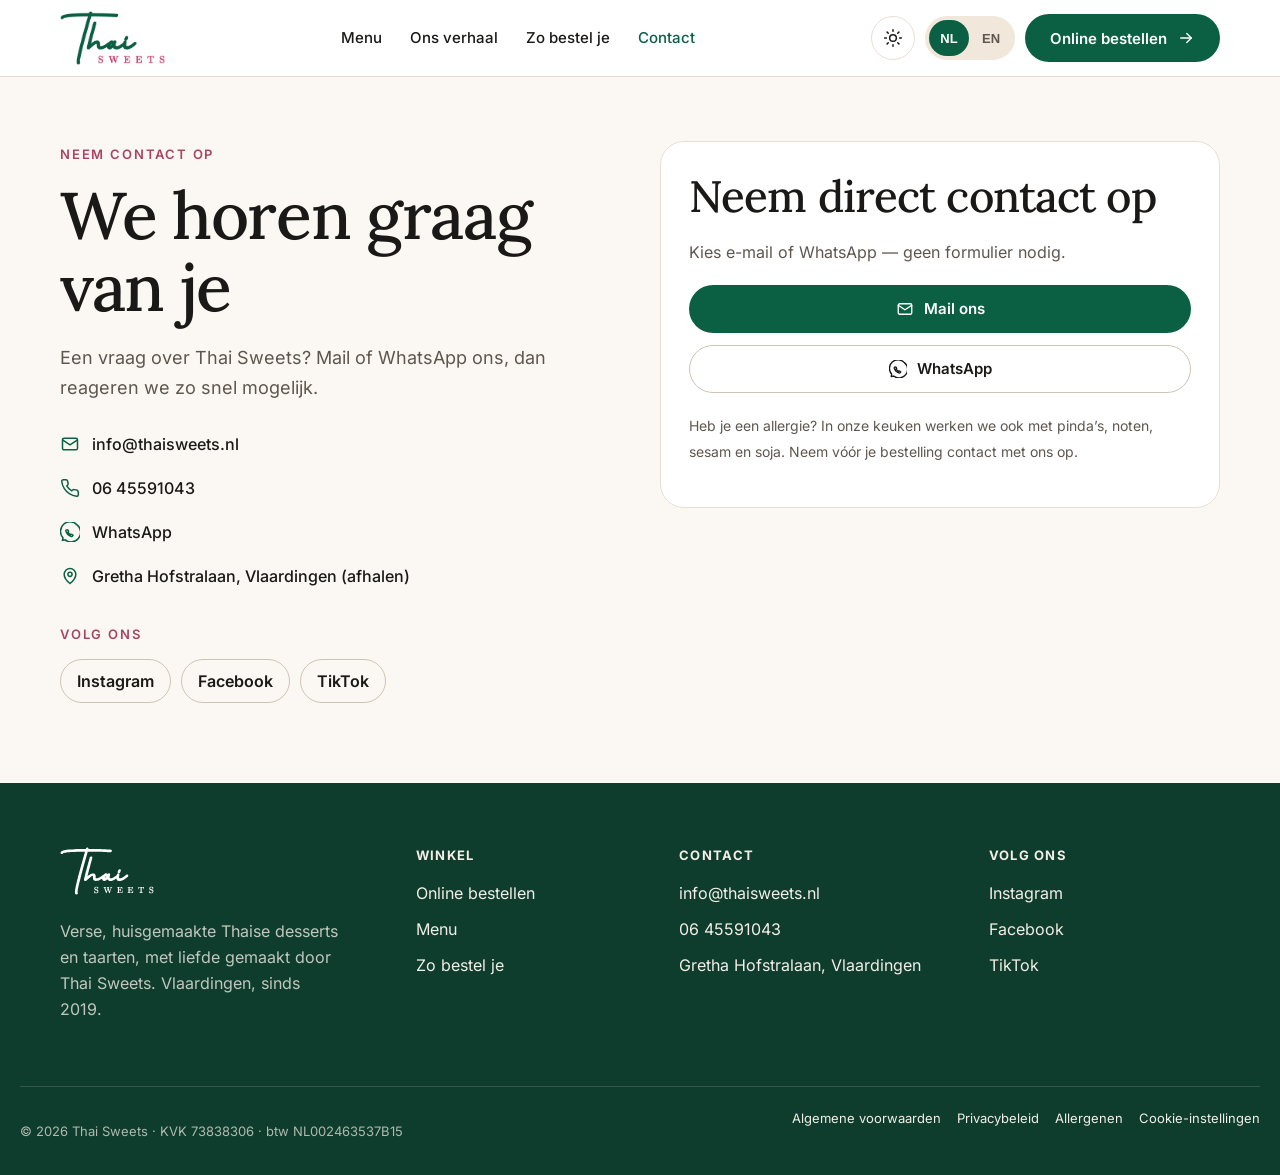
<file: contact.html>
<!DOCTYPE html>
<html lang="nl">
<head>
  <meta charset="utf-8">
  <meta name="viewport" content="width=device-width, initial-scale=1">
  <title>Contact | Thai Sweets</title>
  <meta name="description" content="Contact Thai Sweets in Vlaardingen by email, phone or WhatsApp.">
  <link rel="canonical" href="https://www.thaisweets.nl/contact.html">
  <meta property="og:title" content="Contact | Thai Sweets">
  <meta property="og:description" content="Contact Thai Sweets in Vlaardingen by email, phone or WhatsApp.">
  <meta property="og:image" content="https://www.thaisweets.nl/images/menu/golden-auspicious-set.webp">
  <meta property="og:type" content="website">
  <meta property="og:url" content="https://www.thaisweets.nl/contact.html">
  <link rel="icon" href="favicon.ico" sizes="any">
  <link rel="icon" href="favicon-32.png" type="image/png" sizes="32x32">
  <link rel="icon" href="favicon-48.png" type="image/png" sizes="48x48">
  <link rel="apple-touch-icon" href="apple-touch-icon.png" sizes="180x180">
  <link rel="stylesheet" href="css/fonts.css">
  <link rel="stylesheet" href="css/styles.css">
  <script>
    (function () {
      document.documentElement.classList.add('js');
      try {
        var L = localStorage.getItem('thaisweets_lang');
        document.documentElement.lang = (L === 'nl' || L === 'en') ? L : 'nl';
      } catch (e0) { document.documentElement.lang = 'nl'; }
      try {
        var t = localStorage.getItem('thaisweets_theme');
        if (t === 'light' || t === 'dark') document.documentElement.setAttribute('data-theme', t);
      } catch (e) {}
    })();
  </script>
</head>
<body data-page="contact">
  <a class="skip-link" href="#main" data-i18n="a11y.skip">Skip to content</a>
  <header class="site-header">
    <div class="container site-header__inner">
      <a class="logo" href="index.html" aria-label="Thai Sweets home" data-i18n="a11y.home" data-i18n-attr="aria-label">
        <img src="images/logo/logo-horizontal.png" width="105" height="54" alt="Thai Sweets">
      </a>
      <nav class="nav-desktop" aria-label="Main" data-i18n="a11y.mainNav" data-i18n-attr="aria-label">
        <a href="menu.html" data-i18n="nav.menu">Menu</a>
        <a href="about.html" data-i18n="nav.story">Our Story</a>
        <a href="how-to-order.html" data-i18n="nav.how">How to Order</a>
        <a href="contact.html" aria-current="page" data-i18n="nav.contact">Contact</a>
      </nav>
      <div class="header-actions">
        <button type="button" class="icon-btn theme-btn" data-theme-toggle aria-pressed="false" aria-label="Switch to dark theme" data-i18n="a11y.themeToDark" data-i18n-attr="aria-label">
          <svg class="icon-sun" viewBox="0 0 24 24" aria-hidden="true"><circle cx="12" cy="12" r="4"/><path d="M12 2v2M12 20v2M4.93 4.93l1.41 1.41M17.66 17.66l1.41 1.41M2 12h2M20 12h2M4.93 19.07l1.41-1.41M17.66 6.34l1.41-1.41"/></svg><svg class="icon-moon" viewBox="0 0 24 24" aria-hidden="true"><path d="M21 14.5A8.5 8.5 0 0 1 9.5 3 7 7 0 1 0 21 14.5z"/></svg>
        </button>
        <div class="lang-switch" role="group" aria-label="Language" data-i18n="a11y.language" data-i18n-attr="aria-label">
          <button type="button" data-lang="nl" aria-label="Nederlands" aria-pressed="true" aria-current="true">NL</button>
          <button type="button" data-lang="en" aria-label="English" aria-pressed="false">EN</button>
        </div>
        <a class="btn btn--primary" href="https://order.thaisweets.nl/nl/" data-order-path="/"><span data-i18n="nav.order">Order online</span> <svg class="btn-arrow" width="18" height="18" viewBox="0 0 24 24" aria-hidden="true" fill="none" stroke="currentColor" stroke-width="1.8" stroke-linecap="round" stroke-linejoin="round"><path d="M5 12h14"/><path d="m13 6 6 6-6 6"/></svg></a>
        <button type="button" class="icon-btn menu-toggle" data-menu-toggle aria-expanded="false" aria-controls="mobile-nav" aria-label="Open menu" data-i18n="a11y.openMenu" data-i18n-attr="aria-label">
          <svg viewBox="0 0 24 24" aria-hidden="true"><path d="M4 6h16M4 12h16M4 18h16"/></svg>
        </button>
      </div>
    </div>
    <nav id="mobile-nav" class="mobile-nav" aria-label="Mobile" data-i18n="a11y.mobileNav" data-i18n-attr="aria-label">
      <a href="menu.html" data-i18n="nav.menu">Menu</a>
      <a href="about.html" data-i18n="nav.story">Our Story</a>
      <a href="how-to-order.html" data-i18n="nav.how">How to Order</a>
      <a href="contact.html" aria-current="page" data-i18n="nav.contact">Contact</a>
      <div class="lang-switch" role="group" aria-label="Language" data-i18n="a11y.language" data-i18n-attr="aria-label">
          <button type="button" data-lang="nl" aria-label="Nederlands" aria-pressed="true" aria-current="true">NL</button>
          <button type="button" data-lang="en" aria-label="English" aria-pressed="false">EN</button>
        </div>
      <a class="btn btn--primary" href="https://order.thaisweets.nl/nl/" data-order-path="/"><span data-i18n="nav.order">Order online</span></a>
    </nav>
  </header>
  <main id="main">
    <section class="container contact-grid" style="padding-top:64px">
      <div>
        <p class="eyebrow" data-i18n="contact.eyebrow">Get in touch</p>
        <h1 data-i18n="contact.title">We'd love to hear from you</h1>
        <p class="lead"><span data-i18n="contact.lead">Have a question or want to learn more about our Thai sweets? Email or WhatsApp us and we'll get back to you as soon as possible.</span></p>
        <ul class="contact-rows">
          <li><a href="mailto:info@thaisweets.nl"><svg viewBox="0 0 24 24" aria-hidden="true"><rect x="3" y="5" width="18" height="14" rx="2"/><path d="m3 7 9 6 9-6"/></svg>info@thaisweets.nl</a></li>
          <li><a href="tel:+31645591043"><svg viewBox="0 0 24 24" aria-hidden="true"><path d="M22 16.9v3a2 2 0 0 1-2.2 2 19.8 19.8 0 0 1-8.6-3.1 19.5 19.5 0 0 1-6-6A19.8 19.8 0 0 1 2.1 4.2 2 2 0 0 1 4.1 2h3a2 2 0 0 1 2 1.7c.1.9.3 1.8.6 2.6a2 2 0 0 1-.5 2.1L8.1 9.5a16 16 0 0 0 6 6l1.1-1.1a2 2 0 0 1 2.1-.5c.8.3 1.7.5 2.6.6a2 2 0 0 1 1.7 2z"/></svg>06 45591043</a></li>
          <li><a href="https://wa.me/31645591043" rel="noopener noreferrer" target="_blank"><svg viewBox="0 0 24 24" aria-hidden="true"><path d="M20.5 3.5A11 11 0 0 0 3.6 18.9L3 22l3.2-.6A11 11 0 1 0 20.5 3.5z"/><path d="M8.5 9.5c.3-.3.6-.3.8 0l.9 1.3c.2.3.1.6-.1.8l-.5.5a7 7 0 0 0 3.2 3.2l.5-.5c.2-.2.5-.3.8-.1l1.3.9c.3.2.3.5 0 .8l-.7.7c-.3.3-.7.4-1.1.3a10 10 0 0 1-6.6-6.6c-.1-.4 0-.8.3-1.1z"/></svg><span data-i18n="contact.whatsapp">WhatsApp</span></a></li>
          <li><span><svg viewBox="0 0 24 24" aria-hidden="true"><path d="M12 21s7-5.2 7-11a7 7 0 1 0-14 0c0 5.8 7 11 7 11z"/><circle cx="12" cy="10" r="2.5"/></svg><span data-i18n="contact.pickup">Gretha Hofstralaan, Vlaardingen (pickup)</span></span></li>
        </ul>
        <p class="eyebrow" style="margin-top:28px" data-i18n="contact.follow">Follow us</p>
        <div class="social-pills">
          <a href="https://www.instagram.com/thaisweetsnl/" rel="noopener noreferrer" target="_blank">Instagram</a>
          <a href="https://www.facebook.com/thaisweetsnl" rel="noopener noreferrer" target="_blank">Facebook</a>
          <a href="https://www.tiktok.com/@thaisweetsnl" rel="noopener noreferrer" target="_blank">TikTok</a>
        </div>
      </div>
      <div class="card contact-cta-card">
        <h2 data-i18n="contact.reachTitle">Reach us directly</h2>
        <p class="muted"><span data-i18n="contact.reachBody">Choose email or WhatsApp — no form needed.</span></p>
        <div class="contact-cta-actions">
          <a class="btn btn--primary" href="mailto:info@thaisweets.nl" aria-label="Email us at info@thaisweets.nl" data-i18n="contact.emailUsAria" data-i18n-attr="aria-label">
            <svg class="btn-icon" viewBox="0 0 24 24" aria-hidden="true" width="18" height="18" fill="none" stroke="currentColor" stroke-width="1.8" stroke-linecap="round" stroke-linejoin="round"><rect x="3" y="5" width="18" height="14" rx="2"/><path d="m3 7 9 6 9-6"/></svg>
            <span data-i18n="contact.emailUs">Email us</span>
          </a>
          <a class="btn btn--secondary" href="https://wa.me/31645591043" rel="noopener noreferrer" target="_blank">
            <svg class="btn-icon" viewBox="0 0 24 24" aria-hidden="true" width="18" height="18" fill="none" stroke="currentColor" stroke-width="1.8" stroke-linecap="round" stroke-linejoin="round"><path d="M20.5 3.5A11 11 0 0 0 3.6 18.9L3 22l3.2-.6A11 11 0 1 0 20.5 3.5z"/><path d="M8.5 9.5c.3-.3.6-.3.8 0l.9 1.3c.2.3.1.6-.1.8l-.5.5a7 7 0 0 0 3.2 3.2l.5-.5c.2-.2.5-.3.8-.1l1.3.9c.3.2.3.5 0 .8l-.7.7c-.3.3-.7.4-1.1.3a10 10 0 0 1-6.6-6.6c-.1-.4 0-.8.3-1.1z"/></svg>
            WhatsApp
          </a>
        </div>
        <p class="form-note"><span data-i18n="contact.allergy">Have an allergy? Our kitchen also works with peanuts, tree nuts, sesame and soy. Please contact us before ordering.</span></p>
      </div>
    </section>
  </main>
  <footer class="site-footer">
    <div class="container footer-grid">
      <div class="footer-brand">
        <a class="logo" href="index.html" aria-label="Thai Sweets home" data-i18n="a11y.home" data-i18n-attr="aria-label">
          <img src="images/logo/logo-white.svg" width="105" height="54" alt="Thai Sweets">
        </a>
        <p><span data-i18n="footer.blurb">Fresh homemade Thai cuisine made with love. Vlaardingen, since 2019.</span></p>
      </div>
      <div class="footer-col">
        <h3 data-i18n="footer.shop">Shop</h3>
        <ul>
          <li><a href="https://order.thaisweets.nl/nl/" data-order-path="/"><span data-i18n="nav.order">Order online</span></a></li>
          <li><a href="menu.html" data-i18n="nav.menu">Menu</a></li>
          <li><a href="how-to-order.html" data-i18n="footer.how">How to order</a></li>
        </ul>
      </div>
      <div class="footer-col">
        <h3 data-i18n="footer.contact">Contact</h3>
        <ul>
          <li><a href="mailto:info@thaisweets.nl">info@thaisweets.nl</a></li>
          <li><a href="tel:+31645591043">06 45591043</a></li>
          <li><span data-i18n="footer.address">Gretha Hofstralaan, Vlaardingen</span></li>
        </ul>
      </div>
      <div class="footer-col">
        <h3 data-i18n="footer.follow">Follow</h3>
        <ul>
          <li><a href="https://www.instagram.com/thaisweetsnl/" rel="noopener noreferrer" target="_blank">Instagram</a></li>
          <li><a href="https://www.facebook.com/thaisweetsnl" rel="noopener noreferrer" target="_blank">Facebook</a></li>
          <li><a href="https://www.tiktok.com/@thaisweetsnl" rel="noopener noreferrer" target="_blank">TikTok</a></li>
        </ul>
      </div>
    </div>
    <div class="container footer-bottom">
      <p><span data-i18n="footer.copy">© 2026 Thai Sweets · KVK 73838306 · VAT NL002463537B15</span></p>
      <nav aria-label="Legal" data-i18n="a11y.legal" data-i18n-attr="aria-label">
        <a href="https://order.thaisweets.nl/nl/legal#terms" data-legal="terms" rel="noopener noreferrer" target="_blank" data-i18n="footer.terms">General Terms</a>
        <a href="https://order.thaisweets.nl/nl/legal#privacy" data-legal="privacy" rel="noopener noreferrer" target="_blank" data-i18n="footer.privacy">Privacy Policy</a>
        <a href="https://order.thaisweets.nl/nl/legal#allergens" data-legal="allergens" rel="noopener noreferrer" target="_blank" data-i18n="footer.allergens">Allergens</a>
        <a href="#cookie-settings" data-cookie-settings data-i18n="footer.cookies">Cookie settings</a>
      </nav>
    </div>
  </footer>
  <div id="cookie-consent-banner" class="hidden" role="dialog" aria-labelledby="cookie-consent-title" aria-describedby="cookie-consent-description" aria-hidden="true">
    <div class="cookie-banner__inner">
      <div>
        <h2 id="cookie-consent-title" data-i18n="cookies.title">We use cookies</h2>
        <p id="cookie-consent-description"><span data-i18n="cookies.bodyBanner">This website only uses essential cookies. If we add analytics later, we'll ask for your consent first. Read more in our </span><a href="https://order.thaisweets.nl/nl/legal#privacy" data-legal="privacy" rel="noopener noreferrer" target="_blank" data-i18n="footer.privacy"><span data-i18n="footer.privacy">Privacy Policy</span></a>.</p>
      </div>
      <div class="cookie-banner__actions">
        <button type="button" id="reject-cookies" class="btn btn--secondary" aria-label="Reject all" data-i18n="cookies.reject" data-i18n-attr="text,aria-label">Reject all</button>
        <button type="button" id="manage-cookies" class="btn btn--secondary" aria-label="Manage preferences" data-i18n="cookies.manage" data-i18n-attr="text,aria-label">Manage preferences</button>
        <button type="button" id="accept-cookies" class="btn btn--primary" aria-label="Accept all" data-i18n="cookies.accept" data-i18n-attr="text,aria-label">Accept all</button>
      </div>
    </div>
  </div>

  <div id="cookie-preferences-modal" class="hidden" role="dialog" aria-modal="true" aria-labelledby="preferences-modal-title" aria-hidden="true">
    <div class="cookie-modal">
      <div class="cookie-modal__head">
        <h2 id="preferences-modal-title" data-i18n="cookies.prefsTitle">Cookie preferences</h2>
        <button type="button" id="close-preferences-modal" class="icon-btn" aria-label="Close preferences" data-i18n="cookies.close" data-i18n-attr="aria-label" style="border-color:rgba(255,255,255,.35);color:#fff;background:transparent">&times;</button>
      </div>
      <div class="cookie-modal__body">
        <p data-i18n="cookies.prefsIntro">We use cookies to improve your experience on our website. You can set your preferences for each type of cookie below.</p>
        <div class="cookie-pref">
          <div>
            <h3 data-i18n="cookies.essentialTitle">Essential cookies</h3>
            <p data-i18n="cookies.essentialBody">These cookies are needed for the website to work and cannot be switched off.</p>
          </div>
          <span class="pref-always" data-i18n="cookies.alwaysOn">Always on</span>
        </div>
        <div class="cookie-pref">
          <div>
            <h3 data-i18n="cookies.analyticsTitle">Analytics cookies</h3>
            <p data-i18n="cookies.analyticsBody">These cookies help us understand how visitors use our website by collecting and reporting information anonymously.</p>
          </div>
          <label class="checkbox-label"><span class="visually-hidden" data-i18n="cookies.analyticsTitle">Analytics cookies</span><input type="checkbox" id="pref-analytics" class="checkbox-input"></label>
        </div>
        <div class="cookie-pref">
          <div>
            <h3 data-i18n="cookies.adsTitle">Advertising cookies</h3>
            <p data-i18n="cookies.adsBody">These cookies are used to show ads that are relevant to you and your interests.</p>
          </div>
          <label class="checkbox-label"><span class="visually-hidden" data-i18n="cookies.adsTitle">Advertising cookies</span><input type="checkbox" id="pref-advertising" class="checkbox-input"></label>
        </div>
        <div class="cookie-pref">
          <div>
            <h3 data-i18n="cookies.functionalTitle">Functional cookies</h3>
            <p data-i18n="cookies.functionalBody">These cookies enable extra features, such as videos and live chat.</p>
          </div>
          <label class="checkbox-label"><span class="visually-hidden" data-i18n="cookies.functionalTitle">Functional cookies</span><input type="checkbox" id="pref-functional" class="checkbox-input"></label>
        </div>
        <div class="cookie-pref">
          <div>
            <h3 data-i18n="cookies.personalTitle">Personalisation cookies</h3>
            <p data-i18n="cookies.personalBody">These cookies are used to personalise content and ads based on your preferences and behaviour.</p>
          </div>
          <label class="checkbox-label"><span class="visually-hidden" data-i18n="cookies.personalTitle">Personalisation cookies</span><input type="checkbox" id="pref-personalization" class="checkbox-input"></label>
        </div>
        <div class="cookie-modal__actions">
          <button type="button" id="save-preferences" class="btn btn--primary" data-i18n="cookies.save">Save preferences</button>
          <button type="button" class="btn btn--gold" onclick="CookieConsent.accept()" data-i18n="cookies.acceptAll">Accept all</button>
        </div>
        <p class="form-hint" style="text-align:center"><span data-i18n="cookies.moreInfoPrefix">You can find more information in our </span><a href="https://order.thaisweets.nl/nl/legal#privacy" data-legal="privacy" rel="noopener noreferrer" target="_blank" data-i18n="footer.privacy">Privacy Policy</a>.</p>
      </div>
    </div>
  </div>
    <script src="js/i18n/nl.js" defer></script>
  <script src="js/i18n/en.js" defer></script>
  <script src="js/i18n.js" defer></script>
  <script src="js/main.js" defer></script>
  <script src="js/cookie-consent.js" defer></script>
</body>
</html>
</file>
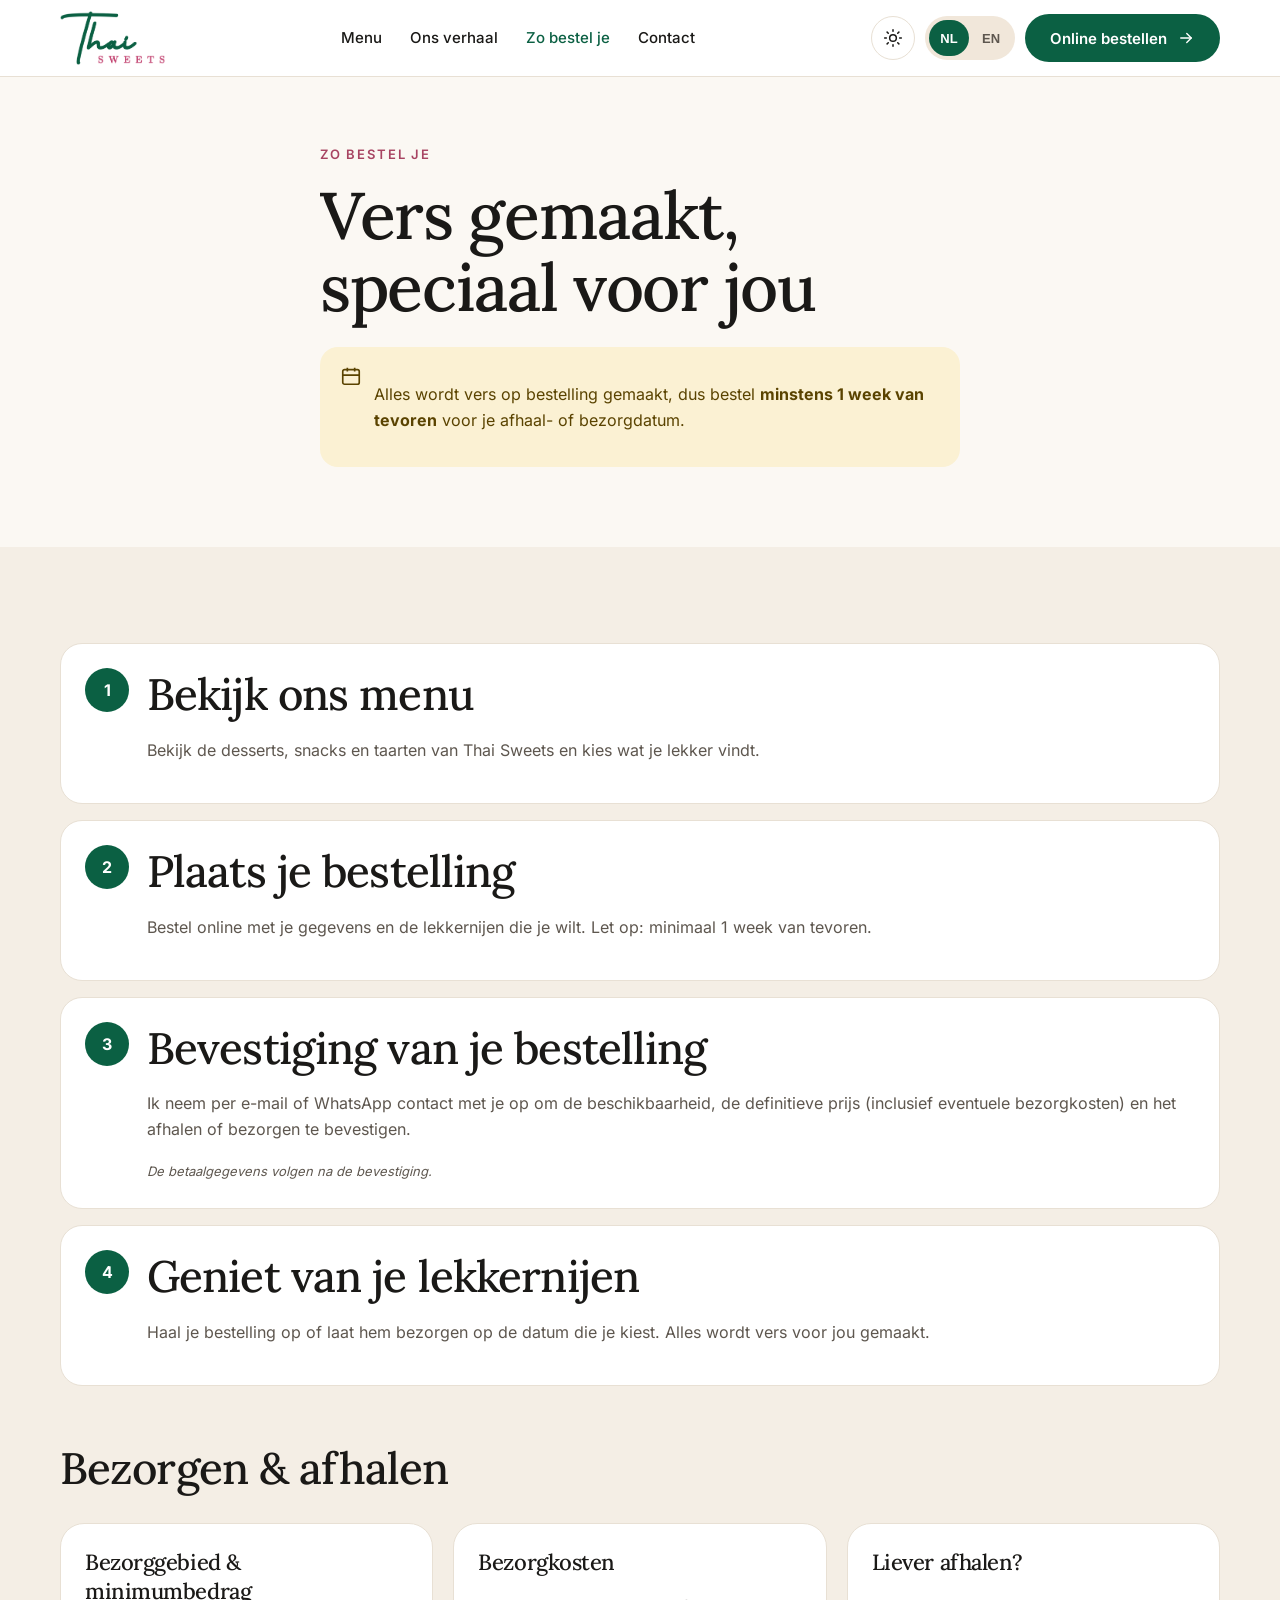
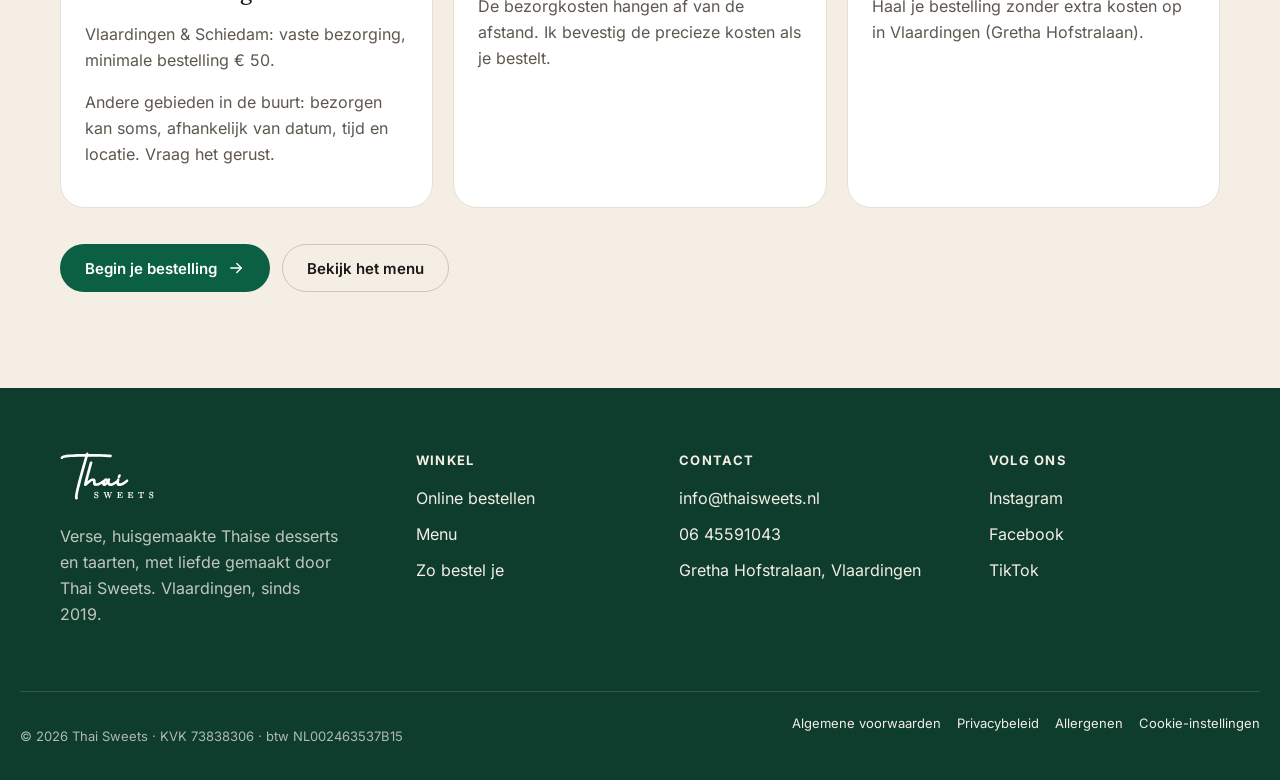
<file: how-to-order.html>
<!DOCTYPE html>
<html lang="nl">
<head>
  <meta charset="utf-8">
  <meta name="viewport" content="width=device-width, initial-scale=1">
  <title>How to Order | Thai Sweets</title>
  <meta name="description" content="Order Thai desserts with at least one week's notice. Pickup in Vlaardingen or delivery nearby.">
  <link rel="canonical" href="https://www.thaisweets.nl/how-to-order.html">
  <meta property="og:title" content="How to Order | Thai Sweets">
  <meta property="og:description" content="Order Thai desserts with at least one week's notice. Pickup in Vlaardingen or delivery nearby.">
  <meta property="og:image" content="https://www.thaisweets.nl/images/menu/golden-auspicious-set.webp">
  <meta property="og:type" content="website">
  <meta property="og:url" content="https://www.thaisweets.nl/how-to-order.html">
  <link rel="icon" href="favicon.ico" sizes="any">
  <link rel="icon" href="favicon-32.png" type="image/png" sizes="32x32">
  <link rel="icon" href="favicon-48.png" type="image/png" sizes="48x48">
  <link rel="apple-touch-icon" href="apple-touch-icon.png" sizes="180x180">
  <link rel="stylesheet" href="css/fonts.css">
  <link rel="stylesheet" href="css/styles.css">
  <script>
    (function () {
      document.documentElement.classList.add('js');
      try {
        var L = localStorage.getItem('thaisweets_lang');
        document.documentElement.lang = (L === 'nl' || L === 'en') ? L : 'nl';
      } catch (e0) { document.documentElement.lang = 'nl'; }
      try {
        var t = localStorage.getItem('thaisweets_theme');
        if (t === 'light' || t === 'dark') document.documentElement.setAttribute('data-theme', t);
      } catch (e) {}
    })();
  </script>
</head>
<body data-page="how">
  <a class="skip-link" href="#main" data-i18n="a11y.skip">Skip to content</a>
  <header class="site-header">
    <div class="container site-header__inner">
      <a class="logo" href="index.html" aria-label="Thai Sweets home" data-i18n="a11y.home" data-i18n-attr="aria-label">
        <img src="images/logo/logo-horizontal.png" width="105" height="54" alt="Thai Sweets">
      </a>
      <nav class="nav-desktop" aria-label="Main" data-i18n="a11y.mainNav" data-i18n-attr="aria-label">
        <a href="menu.html" data-i18n="nav.menu">Menu</a>
        <a href="about.html" data-i18n="nav.story">Our Story</a>
        <a href="how-to-order.html" aria-current="page" data-i18n="nav.how">How to Order</a>
        <a href="contact.html" data-i18n="nav.contact">Contact</a>
      </nav>
      <div class="header-actions">
        <button type="button" class="icon-btn theme-btn" data-theme-toggle aria-pressed="false" aria-label="Switch to dark theme" data-i18n="a11y.themeToDark" data-i18n-attr="aria-label">
          <svg class="icon-sun" viewBox="0 0 24 24" aria-hidden="true"><circle cx="12" cy="12" r="4"/><path d="M12 2v2M12 20v2M4.93 4.93l1.41 1.41M17.66 17.66l1.41 1.41M2 12h2M20 12h2M4.93 19.07l1.41-1.41M17.66 6.34l1.41-1.41"/></svg><svg class="icon-moon" viewBox="0 0 24 24" aria-hidden="true"><path d="M21 14.5A8.5 8.5 0 0 1 9.5 3 7 7 0 1 0 21 14.5z"/></svg>
        </button>
        <div class="lang-switch" role="group" aria-label="Language" data-i18n="a11y.language" data-i18n-attr="aria-label">
          <button type="button" data-lang="nl" aria-label="Nederlands" aria-pressed="true" aria-current="true">NL</button>
          <button type="button" data-lang="en" aria-label="English" aria-pressed="false">EN</button>
        </div>
        <a class="btn btn--primary" href="https://order.thaisweets.nl/nl/" data-order-path="/"><span data-i18n="nav.order">Order online</span> <svg class="btn-arrow" width="18" height="18" viewBox="0 0 24 24" aria-hidden="true" fill="none" stroke="currentColor" stroke-width="1.8" stroke-linecap="round" stroke-linejoin="round"><path d="M5 12h14"/><path d="m13 6 6 6-6 6"/></svg></a>
        <button type="button" class="icon-btn menu-toggle" data-menu-toggle aria-expanded="false" aria-controls="mobile-nav" aria-label="Open menu" data-i18n="a11y.openMenu" data-i18n-attr="aria-label">
          <svg viewBox="0 0 24 24" aria-hidden="true"><path d="M4 6h16M4 12h16M4 18h16"/></svg>
        </button>
      </div>
    </div>
    <nav id="mobile-nav" class="mobile-nav" aria-label="Mobile" data-i18n="a11y.mobileNav" data-i18n-attr="aria-label">
      <a href="menu.html" data-i18n="nav.menu">Menu</a>
      <a href="about.html" data-i18n="nav.story">Our Story</a>
      <a href="how-to-order.html" aria-current="page" data-i18n="nav.how">How to Order</a>
      <a href="contact.html" data-i18n="nav.contact">Contact</a>
      <div class="lang-switch" role="group" aria-label="Language" data-i18n="a11y.language" data-i18n-attr="aria-label">
          <button type="button" data-lang="nl" aria-label="Nederlands" aria-pressed="true" aria-current="true">NL</button>
          <button type="button" data-lang="en" aria-label="English" aria-pressed="false">EN</button>
        </div>
      <a class="btn btn--primary" href="https://order.thaisweets.nl/nl/" data-order-path="/"><span data-i18n="nav.order">Order online</span></a>
    </nav>
  </header>
  <main id="main">
    <section class="container page-hero page-hero--simple">
      <div>
        <p class="eyebrow" data-i18n="how.eyebrow">How to order</p>
        <h1 data-i18n="how.title">Made fresh, just for you</h1>
        <div class="notice" role="note">
          <svg viewBox="0 0 24 24" aria-hidden="true"><rect x="3" y="5" width="18" height="16" rx="2"/><path d="M16 3v4M8 3v4M3 11h18"/></svg>
          <p><span data-i18n="how.notice" data-i18n-attr="html">Everything is made fresh to order, so I need <strong>at least 1 week's notice</strong> before your pickup or delivery date.</span></p>
        </div>
      </div>
    </section>

    <section class="section section--band">
      <div class="container">
        <div class="hto-steps">
          <article class="hto-step">
            <div class="hto-step__num" aria-hidden="true">1</div>
            <div>
              <h2 data-i18n="how.step1Title">Browse our menu</h2>
              <p class="muted"><span data-i18n="how.step1Body">Take a look at our Thai desserts, snacks and cakes to find what you'd like.</span></p>
            </div>
          </article>
          <article class="hto-step">
            <div class="hto-step__num" aria-hidden="true">2</div>
            <div>
              <h2 data-i18n="how.step2Title">Place your order</h2>
              <p class="muted"><span data-i18n="how.step2Body">Order online with your details and the items you'd like. Remember: at least 1 week's notice.</span></p>
            </div>
          </article>
          <article class="hto-step">
            <div class="hto-step__num" aria-hidden="true">3</div>
            <div>
              <h2 data-i18n="how.step3Title">Confirm your order</h2>
              <p class="muted"><span data-i18n="how.step3Body">I'll contact you by email or WhatsApp to confirm availability, the final price (including any delivery fee) and pickup or delivery.</span></p>
              <p class="form-hint" style="font-style:italic"><span data-i18n="how.step3Hint">Payment details follow after confirmation.</span></p>
            </div>
          </article>
          <article class="hto-step">
            <div class="hto-step__num" aria-hidden="true">4</div>
            <div>
              <h2 data-i18n="how.step4Title">Enjoy your treats</h2>
              <p class="muted"><span data-i18n="how.step4Body">Pick up your order or have it delivered on your chosen date. Everything is made fresh just for you.</span></p>
            </div>
          </article>
        </div>

        <h2 data-i18n="how.deliveryTitle">Delivery &amp; pickup</h2>
        <div class="delivery-grid">
          <article class="card delivery-card">
            <h3 data-i18n="how.areasTitle">Delivery areas &amp; minimums</h3>
            <p class="muted"><span data-i18n="how.areas1">Vlaardingen &amp; Schiedam: regular delivery, minimum order €50.</span></p>
            <p class="muted"><span data-i18n="how.areas2">Other nearby areas: delivery may be possible depending on date, time and location. Please ask.</span></p>
          </article>
          <article class="card delivery-card">
            <h3 data-i18n="how.costTitle">Delivery cost</h3>
            <p class="muted"><span data-i18n="how.costBody">Delivery fees depend on distance. I'll confirm the exact cost when you place your order.</span></p>
          </article>
          <article class="card delivery-card">
            <h3 data-i18n="how.pickupTitle">Prefer pickup?</h3>
            <p class="muted"><span data-i18n="how.pickupBody">Pick up your order in Vlaardingen (Gretha Hofstralaan) at no extra cost.</span></p>
          </article>
        </div>
        <div class="btn-row">
          <a class="btn btn--primary" href="https://order.thaisweets.nl/nl/" data-order-path="/"><span data-i18n="how.startOrder">Start your order</span> <svg class="btn-arrow" width="18" height="18" viewBox="0 0 24 24" aria-hidden="true" fill="none" stroke="currentColor" stroke-width="1.8" stroke-linecap="round" stroke-linejoin="round"><path d="M5 12h14"/><path d="m13 6 6 6-6 6"/></svg></a>
          <a class="btn btn--secondary" href="menu.html" data-i18n="how.viewMenu">View the menu</a>
        </div>
      </div>
    </section>
  </main>
  <footer class="site-footer">
    <div class="container footer-grid">
      <div class="footer-brand">
        <a class="logo" href="index.html" aria-label="Thai Sweets home" data-i18n="a11y.home" data-i18n-attr="aria-label">
          <img src="images/logo/logo-white.svg" width="105" height="54" alt="Thai Sweets">
        </a>
        <p><span data-i18n="footer.blurb">Fresh homemade Thai cuisine made with love. Vlaardingen, since 2019.</span></p>
      </div>
      <div class="footer-col">
        <h3 data-i18n="footer.shop">Shop</h3>
        <ul>
          <li><a href="https://order.thaisweets.nl/nl/" data-order-path="/"><span data-i18n="nav.order">Order online</span></a></li>
          <li><a href="menu.html" data-i18n="nav.menu">Menu</a></li>
          <li><a href="how-to-order.html" data-i18n="footer.how">How to order</a></li>
        </ul>
      </div>
      <div class="footer-col">
        <h3 data-i18n="footer.contact">Contact</h3>
        <ul>
          <li><a href="mailto:info@thaisweets.nl">info@thaisweets.nl</a></li>
          <li><a href="tel:+31645591043">06 45591043</a></li>
          <li><span data-i18n="footer.address">Gretha Hofstralaan, Vlaardingen</span></li>
        </ul>
      </div>
      <div class="footer-col">
        <h3 data-i18n="footer.follow">Follow</h3>
        <ul>
          <li><a href="https://www.instagram.com/thaisweetsnl/" rel="noopener noreferrer" target="_blank">Instagram</a></li>
          <li><a href="https://www.facebook.com/thaisweetsnl" rel="noopener noreferrer" target="_blank">Facebook</a></li>
          <li><a href="https://www.tiktok.com/@thaisweetsnl" rel="noopener noreferrer" target="_blank">TikTok</a></li>
        </ul>
      </div>
    </div>
    <div class="container footer-bottom">
      <p><span data-i18n="footer.copy">© 2026 Thai Sweets · KVK 73838306 · VAT NL002463537B15</span></p>
      <nav aria-label="Legal" data-i18n="a11y.legal" data-i18n-attr="aria-label">
        <a href="https://order.thaisweets.nl/nl/legal#terms" data-legal="terms" rel="noopener noreferrer" target="_blank" data-i18n="footer.terms">General Terms</a>
        <a href="https://order.thaisweets.nl/nl/legal#privacy" data-legal="privacy" rel="noopener noreferrer" target="_blank" data-i18n="footer.privacy">Privacy Policy</a>
        <a href="https://order.thaisweets.nl/nl/legal#allergens" data-legal="allergens" rel="noopener noreferrer" target="_blank" data-i18n="footer.allergens">Allergens</a>
        <a href="#cookie-settings" data-cookie-settings data-i18n="footer.cookies">Cookie settings</a>
      </nav>
    </div>
  </footer>
  <div id="cookie-consent-banner" class="hidden" role="dialog" aria-labelledby="cookie-consent-title" aria-describedby="cookie-consent-description" aria-hidden="true">
    <div class="cookie-banner__inner">
      <div>
        <h2 id="cookie-consent-title" data-i18n="cookies.title">We use cookies</h2>
        <p id="cookie-consent-description"><span data-i18n="cookies.bodyBanner">This website only uses essential cookies. If we add analytics later, we'll ask for your consent first. Read more in our </span><a href="https://order.thaisweets.nl/nl/legal#privacy" data-legal="privacy" rel="noopener noreferrer" target="_blank" data-i18n="footer.privacy"><span data-i18n="footer.privacy">Privacy Policy</span></a>.</p>
      </div>
      <div class="cookie-banner__actions">
        <button type="button" id="reject-cookies" class="btn btn--secondary" aria-label="Reject all" data-i18n="cookies.reject" data-i18n-attr="text,aria-label">Reject all</button>
        <button type="button" id="manage-cookies" class="btn btn--secondary" aria-label="Manage preferences" data-i18n="cookies.manage" data-i18n-attr="text,aria-label">Manage preferences</button>
        <button type="button" id="accept-cookies" class="btn btn--primary" aria-label="Accept all" data-i18n="cookies.accept" data-i18n-attr="text,aria-label">Accept all</button>
      </div>
    </div>
  </div>

  <div id="cookie-preferences-modal" class="hidden" role="dialog" aria-modal="true" aria-labelledby="preferences-modal-title" aria-hidden="true">
    <div class="cookie-modal">
      <div class="cookie-modal__head">
        <h2 id="preferences-modal-title" data-i18n="cookies.prefsTitle">Cookie preferences</h2>
        <button type="button" id="close-preferences-modal" class="icon-btn" aria-label="Close preferences" data-i18n="cookies.close" data-i18n-attr="aria-label" style="border-color:rgba(255,255,255,.35);color:#fff;background:transparent">&times;</button>
      </div>
      <div class="cookie-modal__body">
        <p data-i18n="cookies.prefsIntro">We use cookies to improve your experience on our website. You can set your preferences for each type of cookie below.</p>
        <div class="cookie-pref">
          <div>
            <h3 data-i18n="cookies.essentialTitle">Essential cookies</h3>
            <p data-i18n="cookies.essentialBody">These cookies are needed for the website to work and cannot be switched off.</p>
          </div>
          <span class="pref-always" data-i18n="cookies.alwaysOn">Always on</span>
        </div>
        <div class="cookie-pref">
          <div>
            <h3 data-i18n="cookies.analyticsTitle">Analytics cookies</h3>
            <p data-i18n="cookies.analyticsBody">These cookies help us understand how visitors use our website by collecting and reporting information anonymously.</p>
          </div>
          <label class="checkbox-label"><span class="visually-hidden" data-i18n="cookies.analyticsTitle">Analytics cookies</span><input type="checkbox" id="pref-analytics" class="checkbox-input"></label>
        </div>
        <div class="cookie-pref">
          <div>
            <h3 data-i18n="cookies.adsTitle">Advertising cookies</h3>
            <p data-i18n="cookies.adsBody">These cookies are used to show ads that are relevant to you and your interests.</p>
          </div>
          <label class="checkbox-label"><span class="visually-hidden" data-i18n="cookies.adsTitle">Advertising cookies</span><input type="checkbox" id="pref-advertising" class="checkbox-input"></label>
        </div>
        <div class="cookie-pref">
          <div>
            <h3 data-i18n="cookies.functionalTitle">Functional cookies</h3>
            <p data-i18n="cookies.functionalBody">These cookies enable extra features, such as videos and live chat.</p>
          </div>
          <label class="checkbox-label"><span class="visually-hidden" data-i18n="cookies.functionalTitle">Functional cookies</span><input type="checkbox" id="pref-functional" class="checkbox-input"></label>
        </div>
        <div class="cookie-pref">
          <div>
            <h3 data-i18n="cookies.personalTitle">Personalisation cookies</h3>
            <p data-i18n="cookies.personalBody">These cookies are used to personalise content and ads based on your preferences and behaviour.</p>
          </div>
          <label class="checkbox-label"><span class="visually-hidden" data-i18n="cookies.personalTitle">Personalisation cookies</span><input type="checkbox" id="pref-personalization" class="checkbox-input"></label>
        </div>
        <div class="cookie-modal__actions">
          <button type="button" id="save-preferences" class="btn btn--primary" data-i18n="cookies.save">Save preferences</button>
          <button type="button" class="btn btn--gold" onclick="CookieConsent.accept()" data-i18n="cookies.acceptAll">Accept all</button>
        </div>
        <p class="form-hint" style="text-align:center"><span data-i18n="cookies.moreInfoPrefix">You can find more information in our </span><a href="https://order.thaisweets.nl/nl/legal#privacy" data-legal="privacy" rel="noopener noreferrer" target="_blank" data-i18n="footer.privacy">Privacy Policy</a>.</p>
      </div>
    </div>
  </div>
    <script src="js/i18n/nl.js" defer></script>
  <script src="js/i18n/en.js" defer></script>
  <script src="js/i18n.js" defer></script>
  <script src="js/main.js" defer></script>
  <script src="js/cookie-consent.js" defer></script>
</body>
</html>
</file>
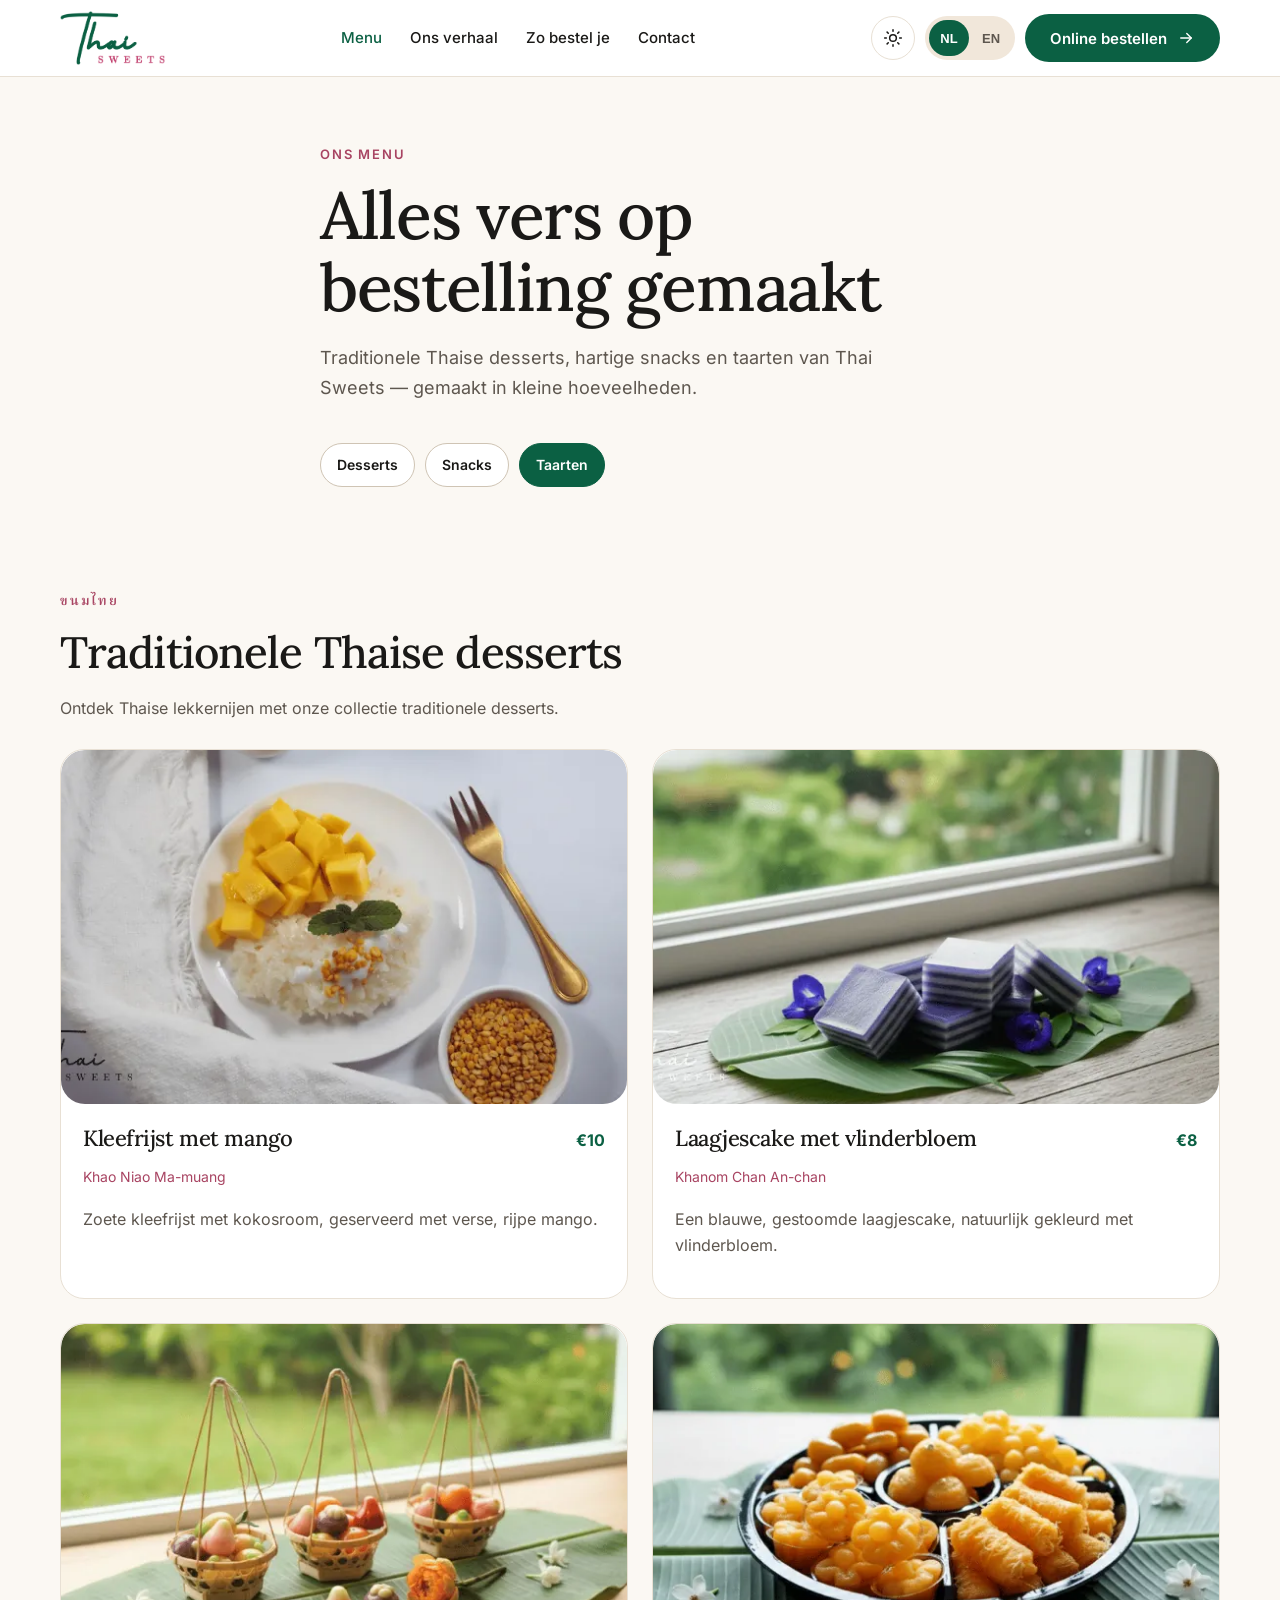
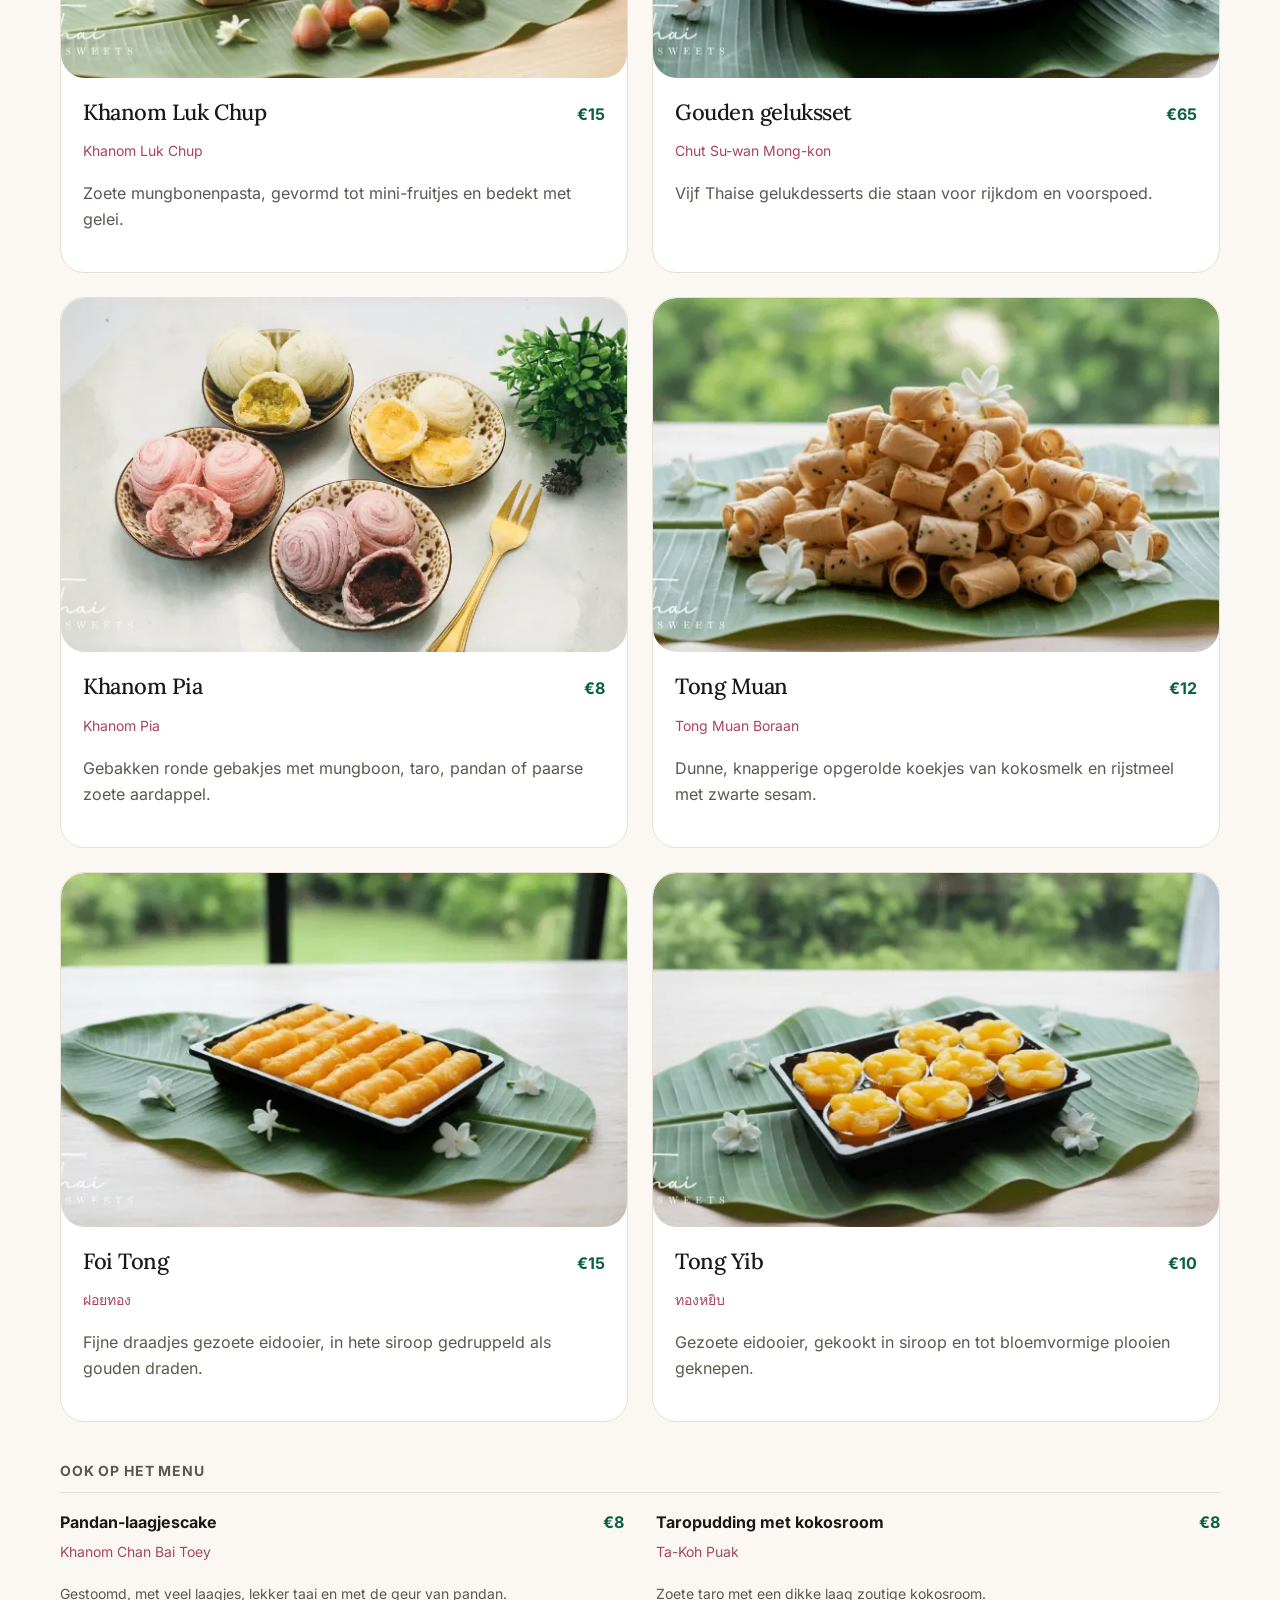
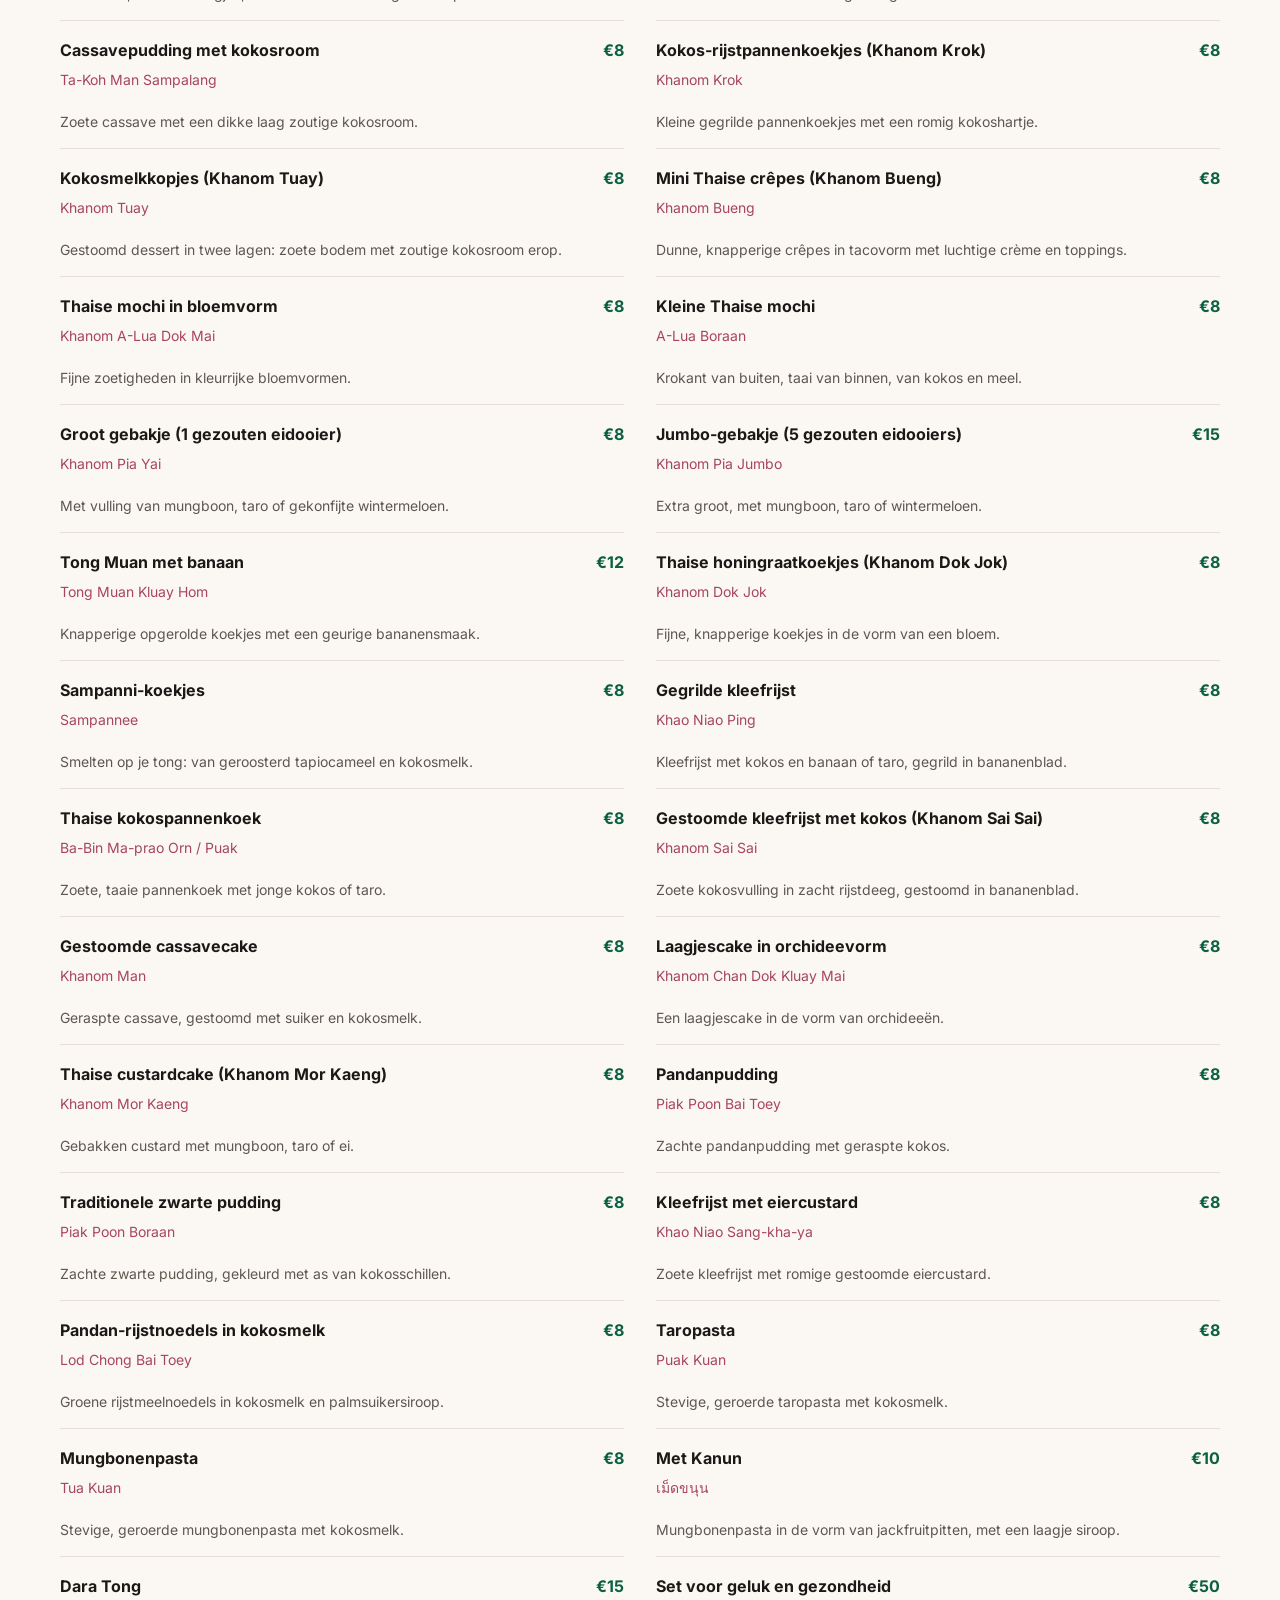
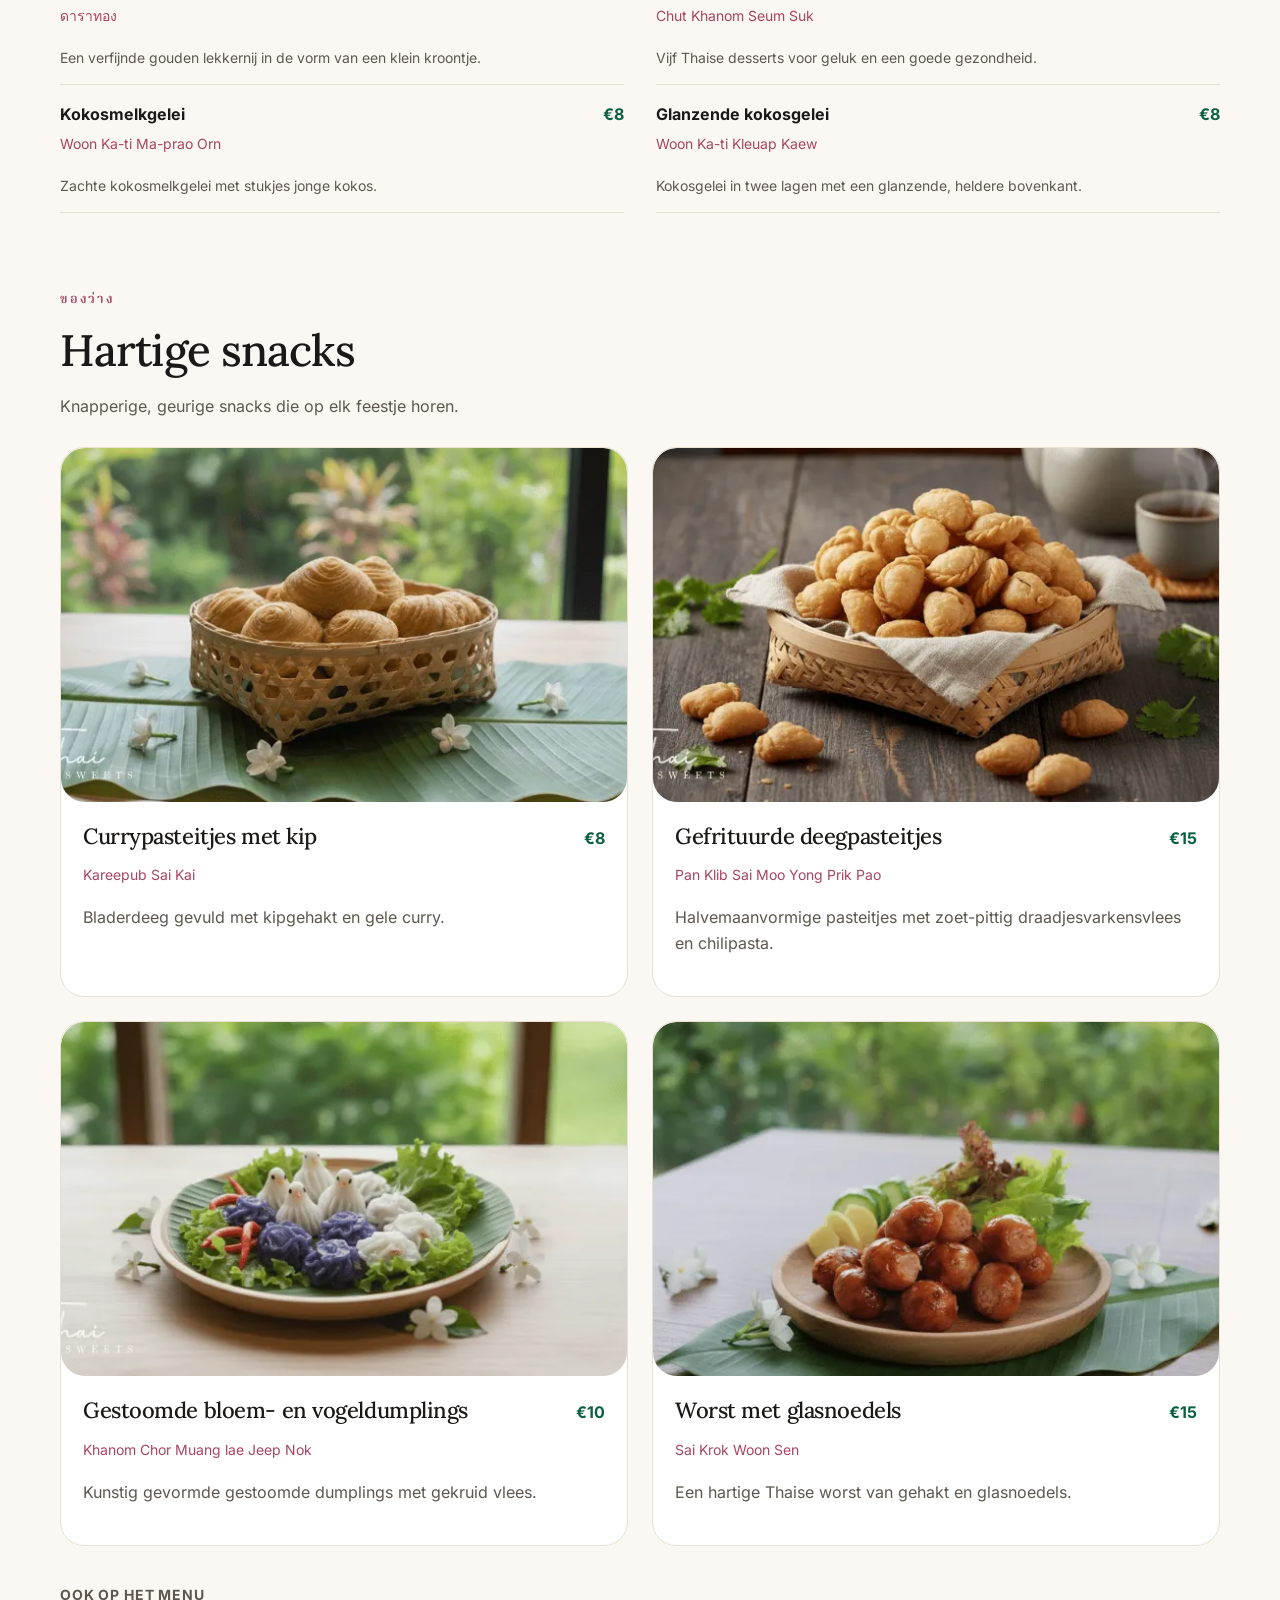
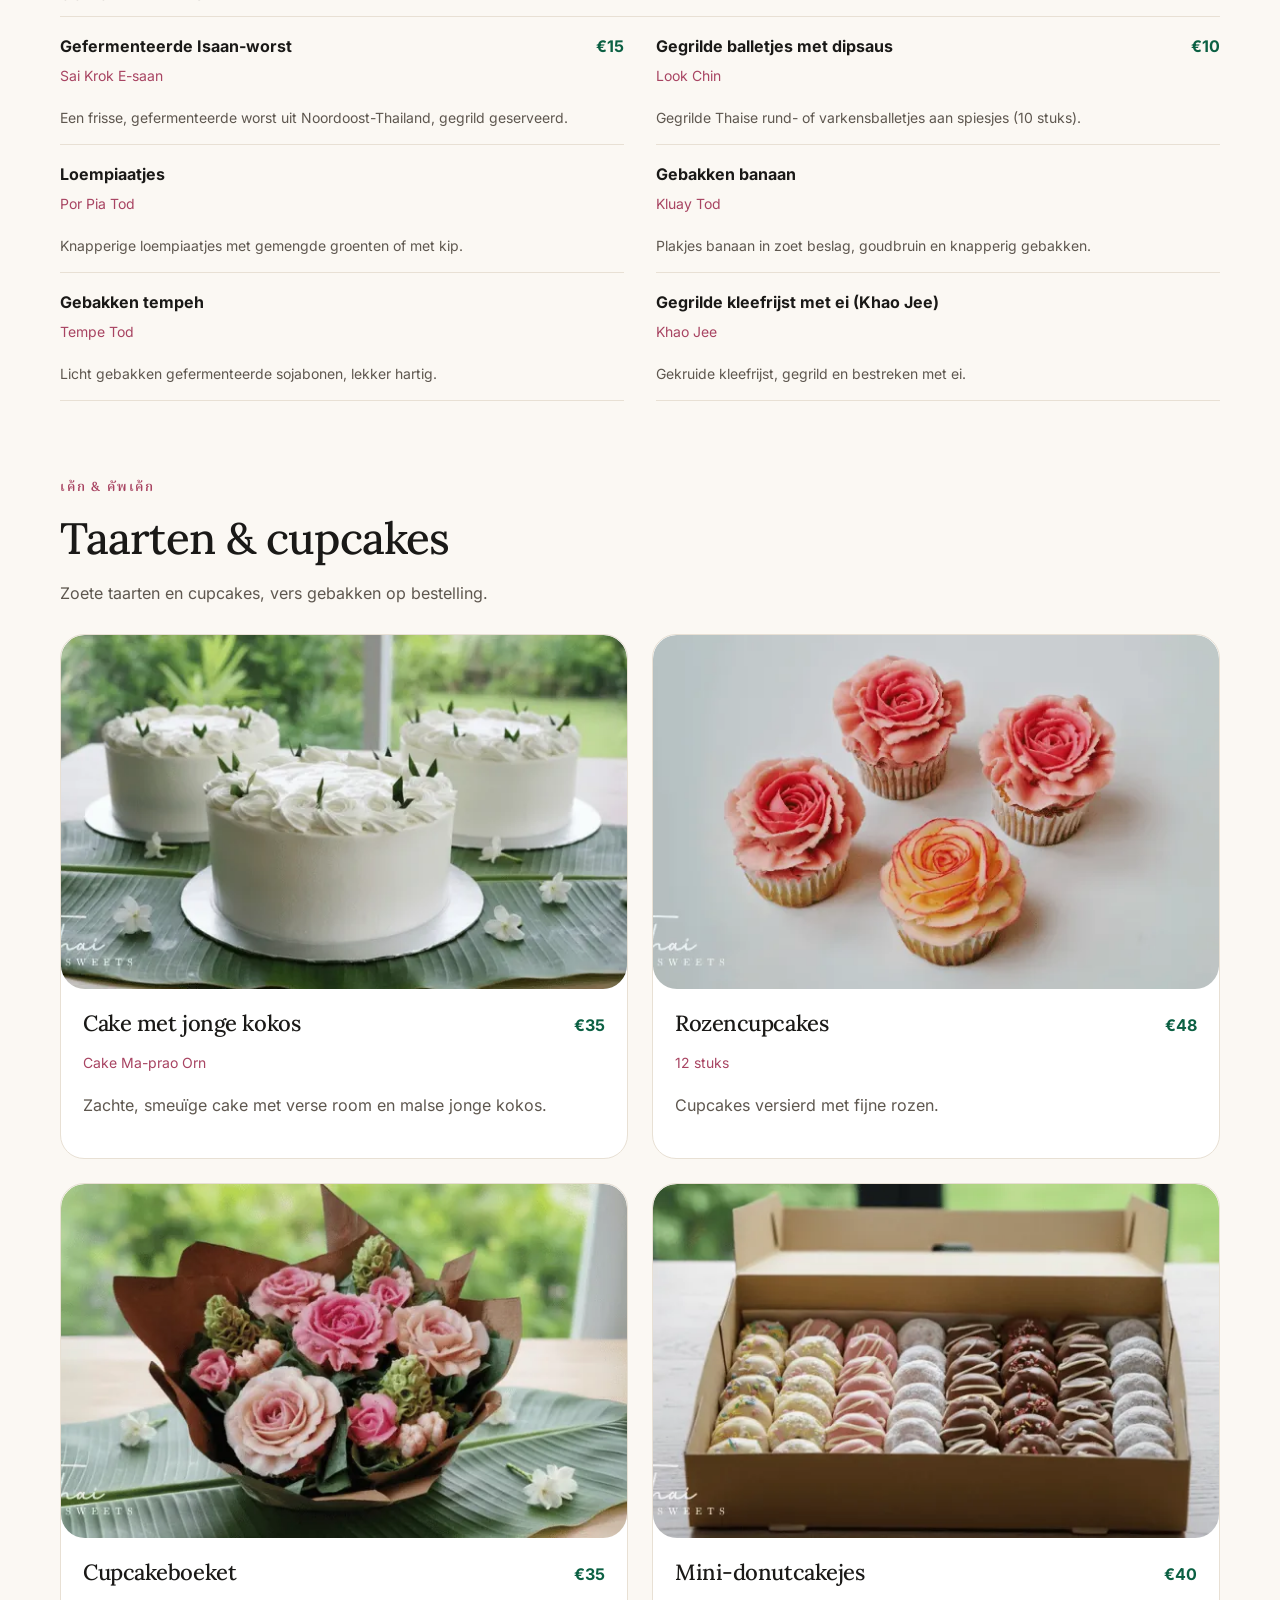
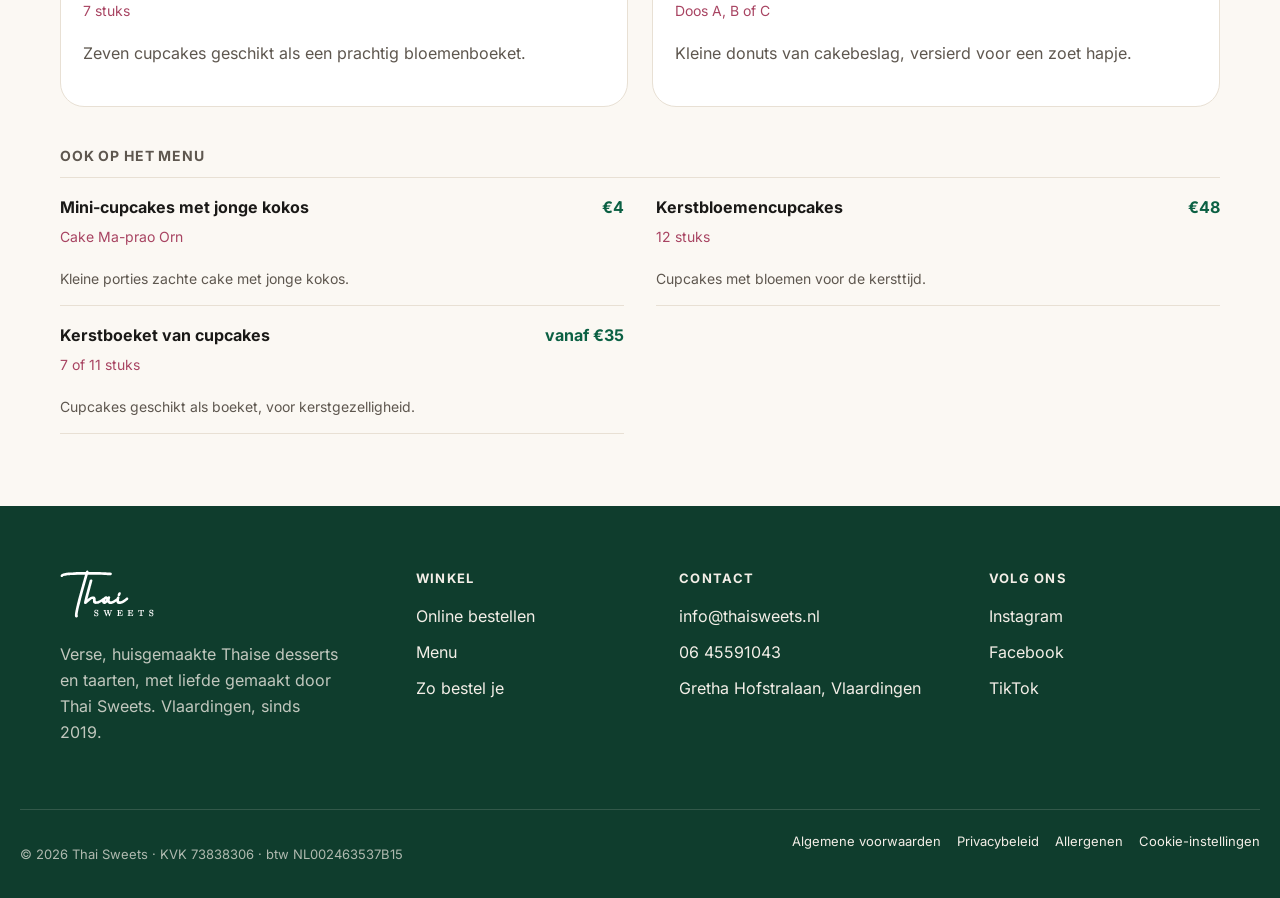
<file: menu.html>
<!DOCTYPE html>
<html lang="nl">
<head>
  <meta charset="utf-8">
  <meta name="viewport" content="width=device-width, initial-scale=1">
  <title>Menu | Thai Sweets</title>
  <meta name="description" content="Traditional Thai desserts, savory snacks and cakes handmade to order in Vlaardingen.">
  <link rel="canonical" href="https://www.thaisweets.nl/menu.html">
  <meta property="og:title" content="Menu | Thai Sweets">
  <meta property="og:description" content="Traditional Thai desserts, savory snacks and cakes handmade to order in Vlaardingen.">
  <meta property="og:image" content="https://www.thaisweets.nl/images/menu/golden-auspicious-set.webp">
  <meta property="og:type" content="website">
  <meta property="og:url" content="https://www.thaisweets.nl/menu.html">
  <link rel="icon" href="favicon.ico" sizes="any">
  <link rel="icon" href="favicon-32.png" type="image/png" sizes="32x32">
  <link rel="icon" href="favicon-48.png" type="image/png" sizes="48x48">
  <link rel="apple-touch-icon" href="apple-touch-icon.png" sizes="180x180">
  <link rel="stylesheet" href="css/fonts.css">
  <link rel="stylesheet" href="css/styles.css">
  <script>
    (function () {
      document.documentElement.classList.add('js');
      try {
        var L = localStorage.getItem('thaisweets_lang');
        document.documentElement.lang = (L === 'nl' || L === 'en') ? L : 'nl';
      } catch (e0) { document.documentElement.lang = 'nl'; }
      try {
        var t = localStorage.getItem('thaisweets_theme');
        if (t === 'light' || t === 'dark') document.documentElement.setAttribute('data-theme', t);
      } catch (e) {}
    })();
  </script>
</head>
<body data-page="menu">
  <a class="skip-link" href="#main" data-i18n="a11y.skip">Skip to content</a>
  <header class="site-header">
    <div class="container site-header__inner">
      <a class="logo" href="index.html" aria-label="Thai Sweets home" data-i18n="a11y.home" data-i18n-attr="aria-label">
        <img src="images/logo/logo-horizontal.png" width="105" height="54" alt="Thai Sweets">
      </a>
      <nav class="nav-desktop" aria-label="Main" data-i18n="a11y.mainNav" data-i18n-attr="aria-label">
        <a href="menu.html" aria-current="page" data-i18n="nav.menu">Menu</a>
        <a href="about.html" data-i18n="nav.story">Our Story</a>
        <a href="how-to-order.html" data-i18n="nav.how">How to Order</a>
        <a href="contact.html" data-i18n="nav.contact">Contact</a>
      </nav>
      <div class="header-actions">
        <button type="button" class="icon-btn theme-btn" data-theme-toggle aria-pressed="false" aria-label="Switch to dark theme" data-i18n="a11y.themeToDark" data-i18n-attr="aria-label">
          <svg class="icon-sun" viewBox="0 0 24 24" aria-hidden="true"><circle cx="12" cy="12" r="4"/><path d="M12 2v2M12 20v2M4.93 4.93l1.41 1.41M17.66 17.66l1.41 1.41M2 12h2M20 12h2M4.93 19.07l1.41-1.41M17.66 6.34l1.41-1.41"/></svg><svg class="icon-moon" viewBox="0 0 24 24" aria-hidden="true"><path d="M21 14.5A8.5 8.5 0 0 1 9.5 3 7 7 0 1 0 21 14.5z"/></svg>
        </button>
        <div class="lang-switch" role="group" aria-label="Language" data-i18n="a11y.language" data-i18n-attr="aria-label">
          <button type="button" data-lang="nl" aria-label="Nederlands" aria-pressed="true" aria-current="true">NL</button>
          <button type="button" data-lang="en" aria-label="English" aria-pressed="false">EN</button>
        </div>
        <a class="btn btn--primary" href="https://order.thaisweets.nl/nl/" data-order-path="/"><span data-i18n="nav.order">Order online</span> <svg class="btn-arrow" width="18" height="18" viewBox="0 0 24 24" aria-hidden="true" fill="none" stroke="currentColor" stroke-width="1.8" stroke-linecap="round" stroke-linejoin="round"><path d="M5 12h14"/><path d="m13 6 6 6-6 6"/></svg></a>
        <button type="button" class="icon-btn menu-toggle" data-menu-toggle aria-expanded="false" aria-controls="mobile-nav" aria-label="Open menu" data-i18n="a11y.openMenu" data-i18n-attr="aria-label">
          <svg viewBox="0 0 24 24" aria-hidden="true"><path d="M4 6h16M4 12h16M4 18h16"/></svg>
        </button>
      </div>
    </div>
    <nav id="mobile-nav" class="mobile-nav" aria-label="Mobile" data-i18n="a11y.mobileNav" data-i18n-attr="aria-label">
      <a href="menu.html" aria-current="page" data-i18n="nav.menu">Menu</a>
      <a href="about.html" data-i18n="nav.story">Our Story</a>
      <a href="how-to-order.html" data-i18n="nav.how">How to Order</a>
      <a href="contact.html" data-i18n="nav.contact">Contact</a>
      <div class="lang-switch" role="group" aria-label="Language" data-i18n="a11y.language" data-i18n-attr="aria-label">
          <button type="button" data-lang="nl" aria-label="Nederlands" aria-pressed="true" aria-current="true">NL</button>
          <button type="button" data-lang="en" aria-label="English" aria-pressed="false">EN</button>
        </div>
      <a class="btn btn--primary" href="https://order.thaisweets.nl/nl/" data-order-path="/"><span data-i18n="nav.order">Order online</span></a>
    </nav>
  </header>
  <main id="main">
    <section class="container page-hero page-hero--simple">
      <div>
        <p class="eyebrow" data-i18n="menu.eyebrow">Our menu</p>
        <h1 data-i18n="menu.title">All made fresh to order</h1>
        <p class="lead" data-i18n="menu.lead">Traditional Thai desserts, savory snacks and cakes from Thai Sweets — made in small batches.</p>
        <nav class="menu-chips" aria-label="Menu categories" data-i18n="menu.chipsLabel" data-i18n-attr="aria-label">
          <a href="#desserts" data-i18n="menu.chipDesserts">Desserts</a>
          <a href="#savory" data-i18n="menu.chipSavory">Snacks</a>
          <a href="#cakes" data-i18n="menu.chipCakes">Cakes</a>
        </nav>
      </div>
    </section>

    <section class="container menu-section" id="desserts">
      <div class="menu-section__intro">
        <p class="eyebrow"><span class="thai" lang="th">ขนมไทย</span></p>
        <h2 data-i18n="menu.dessertsTitle">Traditional Thai Desserts</h2>
        <p class="muted"><span data-i18n="menu.dessertsLead">Experience the art of Thai sweets with our collection of traditional desserts.</span></p>
      </div>
      <div class="featured-grid">
          <article class="card menu-item-card" data-reveal>
            <div class="card__media menu-item-card__media media-frame">
              <img src="images/menu/mango-sticky-rice.webp" width="800" height="500" alt="Sticky Rice with Mango" data-menu-item="mango" data-menu-field="alt" loading="lazy">
            </div>
            <div class="menu-item-card__body">
              <div class="menu-item-card__top">
                <h3 data-menu-item="mango" data-menu-field="name">Sticky Rice with Mango</h3>
                <span class="price">€10</span>
              </div>
              <p class="thai-name">Khao Niao Ma-muang</p>
              <p class="muted"><span data-menu-item="mango" data-menu-field="desc">Sweet sticky rice topped with coconut cream, served with fresh, ripe mango.</span></p>
            </div>
          </article>
          <article class="card menu-item-card" data-reveal>
            <div class="card__media menu-item-card__media media-frame">
              <img src="images/menu/butterfly-pea-layer-cake.webp" width="800" height="500" alt="Butterfly Pea Layer Cake" data-menu-item="butterfly" data-menu-field="alt" loading="lazy">
            </div>
            <div class="menu-item-card__body">
              <div class="menu-item-card__top">
                <h3 data-menu-item="butterfly" data-menu-field="name">Butterfly Pea Layer Cake</h3>
                <span class="price">€8</span>
              </div>
              <p class="thai-name">Khanom Chan An-chan</p>
              <p class="muted"><span data-menu-item="butterfly" data-menu-field="desc">A blue-hued, steamed layer dessert coloured naturally with butterfly pea flower.</span></p>
            </div>
          </article>
          <article class="card menu-item-card" data-reveal>
            <div class="card__media menu-item-card__media media-frame">
              <img src="images/menu/luk-chup.webp" width="800" height="500" alt="Khanom Luk Chup" data-menu-item="lukchup" data-menu-field="alt" loading="lazy">
            </div>
            <div class="menu-item-card__body">
              <div class="menu-item-card__top">
                <h3 data-menu-item="lukchup" data-menu-field="name">Khanom Luk Chup</h3>
                <span class="price">€15</span>
              </div>
              <p class="thai-name">Khanom Luk Chup</p>
              <p class="muted"><span data-menu-item="lukchup" data-menu-field="desc">Sweet mung bean paste moulded into miniature fruits and coated in jelly.</span></p>
            </div>
          </article>
          <article class="card menu-item-card" data-reveal>
            <div class="card__media menu-item-card__media media-frame">
              <img src="images/menu/golden-auspicious-set.webp" width="800" height="500" alt="Golden Auspicious Set" data-menu-item="golden" data-menu-field="alt" loading="lazy">
            </div>
            <div class="menu-item-card__body">
              <div class="menu-item-card__top">
                <h3 data-menu-item="golden" data-menu-field="name">Golden Auspicious Set</h3>
                <span class="price">€65</span>
              </div>
              <p class="thai-name">Chut Su-wan Mong-kon</p>
              <p class="muted"><span data-menu-item="golden" data-menu-field="desc">Five auspicious Thai desserts symbolising wealth and good fortune.</span></p>
            </div>
          </article>
          <article class="card menu-item-card" data-reveal>
            <div class="card__media menu-item-card__media media-frame">
              <img src="images/menu/khanom-pia.webp" width="800" height="500" alt="Khanom Pia" data-menu-item="pia" data-menu-field="alt" loading="lazy">
            </div>
            <div class="menu-item-card__body">
              <div class="menu-item-card__top">
                <h3 data-menu-item="pia" data-menu-field="name">Khanom Pia</h3>
                <span class="price">€8</span>
              </div>
              <p class="thai-name">Khanom Pia</p>
              <p class="muted"><span data-menu-item="pia" data-menu-field="desc">Baked round pastries with mung bean, taro, pandan or purple sweet potato.</span></p>
            </div>
          </article>
          <article class="card menu-item-card" data-reveal>
            <div class="card__media menu-item-card__media media-frame">
              <img src="images/menu/tong-muan.webp" width="800" height="500" alt="Tong Muan" data-menu-item="tongmuan" data-menu-field="alt" loading="lazy">
            </div>
            <div class="menu-item-card__body">
              <div class="menu-item-card__top">
                <h3 data-menu-item="tongmuan" data-menu-field="name">Tong Muan</h3>
                <span class="price">€12</span>
              </div>
              <p class="thai-name">Tong Muan Boraan</p>
              <p class="muted"><span data-menu-item="tongmuan" data-menu-field="desc">Thin, crispy rolled biscuits of coconut milk and rice flour with black sesame.</span></p>
            </div>
          </article>
          <article class="card menu-item-card" data-reveal>
            <div class="card__media menu-item-card__media media-frame">
              <img src="images/menu/foi-tong.webp" width="800" height="500" alt="Foi Tong" data-menu-item="foitong" data-menu-field="alt" loading="lazy">
            </div>
            <div class="menu-item-card__body">
              <div class="menu-item-card__top">
                <h3 data-menu-item="foitong" data-menu-field="name">Foi Tong</h3>
                <span class="price">€15</span>
              </div>
              <p class="thai-name" lang="th">ฝอยทอง</p>
              <p class="muted"><span data-menu-item="foitong" data-menu-field="desc">Fine strands of sweetened egg yolk drizzled into hot syrup, like golden threads.</span></p>
            </div>
          </article>
          <article class="card menu-item-card" data-reveal>
            <div class="card__media menu-item-card__media media-frame">
              <img src="images/menu/tong-yib.webp" width="800" height="500" alt="Tong Yib" data-menu-item="tongyib" data-menu-field="alt" loading="lazy">
            </div>
            <div class="menu-item-card__body">
              <div class="menu-item-card__top">
                <h3 data-menu-item="tongyib" data-menu-field="name">Tong Yib</h3>
                <span class="price">€10</span>
              </div>
              <p class="thai-name" lang="th">ทองหยิบ</p>
              <p class="muted"><span data-menu-item="tongyib" data-menu-field="desc">Sweetened egg yolk cooked in syrup and pinched into flower-like folds.</span></p>
            </div>
          </article>
      </div>
      <p class="also-title" data-i18n="menu.alsoTitle">Also on the menu</p>
      <ul class="also-list">
          <li>
            <div>
              <strong data-i18n="menu.also1_pandanlayercakeName">Pandan Layer Cake</strong>
              <div class="thai-name">Khanom Chan Bai Toey</div>
            </div>
            <span class="price">€8</span>
            <p class="desc" data-i18n="menu.also1_pandanlayercakeDesc">Steamed, multi-layered and chewy, with the fragrance of pandan.</p>
          </li>
          <li>
            <div>
              <strong data-i18n="menu.also2_taropuddingwithcoconutcrName">Taro Pudding with Coconut Cream</strong>
              <div class="thai-name">Ta-Koh Puak</div>
            </div>
            <span class="price">€8</span>
            <p class="desc" data-i18n="menu.also2_taropuddingwithcoconutcrDesc">Sweet taro base topped with thick, salty coconut cream.</p>
          </li>
          <li>
            <div>
              <strong data-i18n="menu.also3_cassavapuddingwithcoconuName">Cassava Pudding with Coconut Cream</strong>
              <div class="thai-name">Ta-Koh Man Sampalang</div>
            </div>
            <span class="price">€8</span>
            <p class="desc" data-i18n="menu.also3_cassavapuddingwithcoconuDesc">Sweet cassava base topped with thick, salty coconut cream.</p>
          </li>
          <li>
            <div>
              <strong data-i18n="menu.also4_coconutricepancakesName">Coconut-Rice Pancakes</strong>
              <div class="thai-name">Khanom Krok</div>
            </div>
            <span class="price">€8</span>
            <p class="desc" data-i18n="menu.also4_coconutricepancakesDesc">Small grilled pancakes with a creamy coconut centre.</p>
          </li>
          <li>
            <div>
              <strong data-i18n="menu.also5_sweetcoconutmilkcupsName">Sweet Coconut Milk Cups</strong>
              <div class="thai-name">Khanom Tuay</div>
            </div>
            <span class="price">€8</span>
            <p class="desc" data-i18n="menu.also5_sweetcoconutmilkcupsDesc">Two-layer steamed dessert: sweet base, salty coconut cream top.</p>
          </li>
          <li>
            <div>
              <strong data-i18n="menu.also6_minithaicrpesName">Mini Thai Crêpes</strong>
              <div class="thai-name">Khanom Bueng</div>
            </div>
            <span class="price">€8</span>
            <p class="desc" data-i18n="menu.also6_minithaicrpesDesc">Thin, taco-shaped crêpes with meringue-like cream and toppings.</p>
          </li>
          <li>
            <div>
              <strong data-i18n="menu.also7_flowershapedthaimochiName">Flower-Shaped Thai Mochi</strong>
              <div class="thai-name">Khanom A-Lua Dok Mai</div>
            </div>
            <span class="price">€8</span>
            <p class="desc" data-i18n="menu.also7_flowershapedthaimochiDesc">Delicate sweets moulded into colourful floral shapes.</p>
          </li>
          <li>
            <div>
              <strong data-i18n="menu.also8_smallthaimochiName">Small Thai Mochi</strong>
              <div class="thai-name">A-Lua Boraan</div>
            </div>
            <span class="price">€8</span>
            <p class="desc" data-i18n="menu.also8_smallthaimochiDesc">Crisp outside, chewy inside coconut and flour sweet.</p>
          </li>
          <li>
            <div>
              <strong data-i18n="menu.also9_largepastrybun1saltedeggName">Large Pastry Bun (1 salted egg yolk)</strong>
              <div class="thai-name">Khanom Pia Yai</div>
            </div>
            <span class="price">€8</span>
            <p class="desc" data-i18n="menu.also9_largepastrybun1saltedeggDesc">Mung bean, taro or candied winter melon filling.</p>
          </li>
          <li>
            <div>
              <strong data-i18n="menu.also10_jumbopastrybun5saltedeggName">Jumbo Pastry Bun (5 salted egg yolks)</strong>
              <div class="thai-name">Khanom Pia Jumbo</div>
            </div>
            <span class="price">€15</span>
            <p class="desc" data-i18n="menu.also10_jumbopastrybun5saltedeggDesc">Extra-large, with mung bean, taro or winter melon.</p>
          </li>
          <li>
            <div>
              <strong data-i18n="menu.also11_bananatongmuanName">Banana Tong Muan</strong>
              <div class="thai-name">Tong Muan Kluay Hom</div>
            </div>
            <span class="price">€12</span>
            <p class="desc" data-i18n="menu.also11_bananatongmuanDesc">Crispy rolled biscuits with a fragrant banana flavour.</p>
          </li>
          <li>
            <div>
              <strong data-i18n="menu.also12_thaihoneycombcookiesName">Thai Honeycomb Cookies</strong>
              <div class="thai-name">Khanom Dok Jok</div>
            </div>
            <span class="price">€8</span>
            <p class="desc" data-i18n="menu.also12_thaihoneycombcookiesDesc">Delicate, crispy cookies shaped like a lotus flower.</p>
          </li>
          <li>
            <div>
              <strong data-i18n="menu.also13_sampannishortbreadcookieName">Sampanni Shortbread Cookies</strong>
              <div class="thai-name">Sampannee</div>
            </div>
            <span class="price">€8</span>
            <p class="desc" data-i18n="menu.also13_sampannishortbreadcookieDesc">Melt-in-your-mouth sweets of roasted tapioca flour and coconut milk.</p>
          </li>
          <li>
            <div>
              <strong data-i18n="menu.also14_grilledstickyriceName">Grilled Sticky Rice</strong>
              <div class="thai-name">Khao Niao Ping</div>
            </div>
            <span class="price">€8</span>
            <p class="desc" data-i18n="menu.also14_grilledstickyriceDesc">Coconut sticky rice with banana or taro, grilled in banana leaf.</p>
          </li>
          <li>
            <div>
              <strong data-i18n="menu.also15_thaicoconutpancakeName">Thai Coconut Pancake</strong>
              <div class="thai-name">Ba-Bin Ma-prao Orn / Puak</div>
            </div>
            <span class="price">€8</span>
            <p class="desc" data-i18n="menu.also15_thaicoconutpancakeDesc">Sweet, chewy pancake with young coconut or taro.</p>
          </li>
          <li>
            <div>
              <strong data-i18n="menu.also16_steamedstickyricewithcocName">Steamed Sticky Rice with Coconut</strong>
              <div class="thai-name">Khanom Sai Sai</div>
            </div>
            <span class="price">€8</span>
            <p class="desc" data-i18n="menu.also16_steamedstickyricewithcocDesc">Sweet coconut filling in soft rice paste, steamed in banana leaf.</p>
          </li>
          <li>
            <div>
              <strong data-i18n="menu.also17_steamedcassavacakeName">Steamed Cassava Cake</strong>
              <div class="thai-name">Khanom Man</div>
            </div>
            <span class="price">€8</span>
            <p class="desc" data-i18n="menu.also17_steamedcassavacakeDesc">Grated cassava steamed with sugar and coconut milk.</p>
          </li>
          <li>
            <div>
              <strong data-i18n="menu.also18_orchidflowerlayercakeName">Orchid Flower Layer Cake</strong>
              <div class="thai-name">Khanom Chan Dok Kluay Mai</div>
            </div>
            <span class="price">€8</span>
            <p class="desc" data-i18n="menu.also18_orchidflowerlayercakeDesc">A layer cake shaped like orchid flowers.</p>
          </li>
          <li>
            <div>
              <strong data-i18n="menu.also19_thaicustardcakeName">Thai Custard Cake</strong>
              <div class="thai-name">Khanom Mor Kaeng</div>
            </div>
            <span class="price">€8</span>
            <p class="desc" data-i18n="menu.also19_thaicustardcakeDesc">Baked custard with mung bean, taro or egg base.</p>
          </li>
          <li>
            <div>
              <strong data-i18n="menu.also20_pandanpuddingName">Pandan Pudding</strong>
              <div class="thai-name">Piak Poon Bai Toey</div>
            </div>
            <span class="price">€8</span>
            <p class="desc" data-i18n="menu.also20_pandanpuddingDesc">Soft pandan pudding with shredded coconut.</p>
          </li>
          <li>
            <div>
              <strong data-i18n="menu.also21_traditionalblackpuddingName">Traditional Black Pudding</strong>
              <div class="thai-name">Piak Poon Boraan</div>
            </div>
            <span class="price">€8</span>
            <p class="desc" data-i18n="menu.also21_traditionalblackpuddingDesc">Soft black pudding coloured with coconut husk ash.</p>
          </li>
          <li>
            <div>
              <strong data-i18n="menu.also22_stickyricewitheggcustardName">Sticky Rice with Egg Custard</strong>
              <div class="thai-name">Khao Niao Sang-kha-ya</div>
            </div>
            <span class="price">€8</span>
            <p class="desc" data-i18n="menu.also22_stickyricewitheggcustardDesc">Sweet sticky rice topped with creamy steamed egg custard.</p>
          </li>
          <li>
            <div>
              <strong data-i18n="menu.also23_pandanricenoodlesincoconName">Pandan Rice Noodles in Coconut Milk</strong>
              <div class="thai-name">Lod Chong Bai Toey</div>
            </div>
            <span class="price">€8</span>
            <p class="desc" data-i18n="menu.also23_pandanricenoodlesincoconDesc">Green rice flour noodles in coconut milk and palm sugar syrup.</p>
          </li>
          <li>
            <div>
              <strong data-i18n="menu.also24_taropasteName">Taro Paste</strong>
              <div class="thai-name">Puak Kuan</div>
            </div>
            <span class="price">€8</span>
            <p class="desc" data-i18n="menu.also24_taropasteDesc">Dense, stir-fried taro paste with coconut milk.</p>
          </li>
          <li>
            <div>
              <strong data-i18n="menu.also25_mungbeanpasteName">Mung Bean Paste</strong>
              <div class="thai-name">Tua Kuan</div>
            </div>
            <span class="price">€8</span>
            <p class="desc" data-i18n="menu.also25_mungbeanpasteDesc">Dense, stir-fried mung bean paste with coconut milk.</p>
          </li>
          <li>
            <div>
              <strong data-i18n="menu.alsoMetKanunName">Met Kanun</strong>
              <div class="thai-name" lang="th">เม็ดขนุน</div>
            </div>
            <span class="price">€10</span>
            <p class="desc" data-i18n="menu.alsoMetKanunDesc">Mung bean paste shaped like jackfruit seeds, coated in syrup.</p>
          </li>
          <li>
            <div>
              <strong data-i18n="menu.alsoDaraTongName">Dara Tong</strong>
              <div class="thai-name" lang="th">ดาราทอง</div>
            </div>
            <span class="price">€15</span>
            <p class="desc" data-i18n="menu.alsoDaraTongDesc">An exquisite golden sweet shaped like a tiny crown.</p>
          </li>
          <li>
            <div>
              <strong data-i18n="menu.also26_happinesswellbeingsetName">Happiness & Well-being Set</strong>
              <div class="thai-name">Chut Khanom Seum Suk</div>
            </div>
            <span class="price">€50</span>
            <p class="desc" data-i18n="menu.also26_happinesswellbeingsetDesc">Five Thai desserts for happiness and good health.</p>
          </li>
          <li>
            <div>
              <strong data-i18n="menu.also27_coconutmilkjellyName">Coconut Milk Jelly</strong>
              <div class="thai-name">Woon Ka-ti Ma-prao Orn</div>
            </div>
            <span class="price">€8</span>
            <p class="desc" data-i18n="menu.also27_coconutmilkjellyDesc">Smooth coconut milk jelly with young coconut meat.</p>
          </li>
          <li>
            <div>
              <strong data-i18n="menu.also28_glasscoatedcoconutjellyName">Glass-Coated Coconut Jelly</strong>
              <div class="thai-name">Woon Ka-ti Kleuap Kaew</div>
            </div>
            <span class="price">€8</span>
            <p class="desc" data-i18n="menu.also28_glasscoatedcoconutjellyDesc">Two-layer coconut jelly with a shiny, clear top.</p>
          </li>
        </ul>
    </section>

    <section class="container menu-section" id="savory">
      <div class="menu-section__intro">
        <p class="eyebrow"><span class="thai" lang="th">ของว่าง</span></p>
        <h2 data-i18n="menu.savoryTitle">Savory Snacks</h2>
        <p class="muted" data-i18n="menu.savoryLead">Crispy, fragrant snacks that belong at every gathering.</p>
      </div>
      <div class="featured-grid">
          <article class="card menu-item-card" data-reveal>
            <div class="card__media menu-item-card__media media-frame">
              <img src="images/menu/curry-puffs.webp" width="800" height="500" alt="Chicken Curry Puffs" data-menu-item="curry" data-menu-field="alt" loading="lazy">
            </div>
            <div class="menu-item-card__body">
              <div class="menu-item-card__top">
                <h3 data-menu-item="curry" data-menu-field="name">Chicken Curry Puffs</h3>
                <span class="price">€8</span>
              </div>
              <p class="thai-name">Kareepub Sai Kai</p>
              <p class="muted"><span data-menu-item="curry" data-menu-field="desc">Flaky pastry filled with ground chicken and yellow curry.</span></p>
            </div>
          </article>
          <article class="card menu-item-card" data-reveal>
            <div class="card__media menu-item-card__media media-frame">
              <img src="images/menu/pan-klib.webp" width="800" height="500" alt="Fried Flour Dumplings" data-menu-item="dumplings" data-menu-field="alt" loading="lazy">
            </div>
            <div class="menu-item-card__body">
              <div class="menu-item-card__top">
                <h3 data-menu-item="dumplings" data-menu-field="name">Fried Flour Dumplings</h3>
                <span class="price">€15</span>
              </div>
              <p class="thai-name">Pan Klib Sai Moo Yong Prik Pao</p>
              <p class="muted"><span data-menu-item="dumplings" data-menu-field="desc">Crescent pastries with sweet and spicy shredded pork and chilli paste.</span></p>
            </div>
          </article>
          <article class="card menu-item-card" data-reveal>
            <div class="card__media menu-item-card__media media-frame">
              <img src="images/menu/flower-bird-dumplings.webp" width="800" height="500" alt="Steamed Flower & Bird Dumplings" data-menu-item="flowerbird" data-menu-field="alt" loading="lazy">
            </div>
            <div class="menu-item-card__body">
              <div class="menu-item-card__top">
                <h3 data-menu-item="flowerbird" data-menu-field="name">Steamed Flower & Bird Dumplings</h3>
                <span class="price">€10</span>
              </div>
              <p class="thai-name">Khanom Chor Muang lae Jeep Nok</p>
              <p class="muted"><span data-menu-item="flowerbird" data-menu-field="desc">Intricately crafted steamed dumplings with seasoned meat.</span></p>
            </div>
          </article>
          <article class="card menu-item-card" data-reveal>
            <div class="card__media menu-item-card__media media-frame">
              <img src="images/menu/glass-noodle-sausage.webp" width="800" height="500" alt="Glass Noodle Sausage" data-menu-item="sausage" data-menu-field="alt" loading="lazy">
            </div>
            <div class="menu-item-card__body">
              <div class="menu-item-card__top">
                <h3 data-menu-item="sausage" data-menu-field="name">Glass Noodle Sausage</h3>
                <span class="price">€15</span>
              </div>
              <p class="thai-name">Sai Krok Woon Sen</p>
              <p class="muted"><span data-menu-item="sausage" data-menu-field="desc">A savoury Thai sausage made with ground meat and glass noodles.</span></p>
            </div>
          </article>
      </div>
      <p class="also-title" data-i18n="menu.alsoTitle">Also on the menu</p>
      <ul class="also-list">
          <li>
            <div>
              <strong data-i18n="menu.also29_isaanfermentedsausageName">Isaan Fermented Sausage</strong>
              <div class="thai-name">Sai Krok E-saan</div>
            </div>
            <span class="price">€15</span>
            <p class="desc" data-i18n="menu.also29_isaanfermentedsausageDesc">A tangy fermented sausage from Northeastern Thailand, served grilled.</p>
          </li>
          <li>
            <div>
              <strong data-i18n="menu.also30_bbqmeatballswithdippingsName">BBQ Meatballs with Dipping Sauce</strong>
              <div class="thai-name">Look Chin</div>
            </div>
            <span class="price">€10</span>
            <p class="desc" data-i18n="menu.also30_bbqmeatballswithdippingsDesc">Grilled Thai-style beef or pork meatballs on skewers (10 pieces).</p>
          </li>
          <li>
            <div>
              <strong data-i18n="menu.also31_springrollsName">Spring Rolls</strong>
              <div class="thai-name">Por Pia Tod</div>
            </div>
            <span></span>
            <p class="desc" data-i18n="menu.also31_springrollsDesc">Crispy rolls with mixed vegetables or added chicken.</p>
          </li>
          <li>
            <div>
              <strong data-i18n="menu.also32_bananafrittersName">Banana Fritters</strong>
              <div class="thai-name">Kluay Tod</div>
            </div>
            <span></span>
            <p class="desc" data-i18n="menu.also32_bananafrittersDesc">Sliced bananas in sweet batter, fried golden and crispy.</p>
          </li>
          <li>
            <div>
              <strong data-i18n="menu.also33_friedtempehName">Fried Tempeh</strong>
              <div class="thai-name">Tempe Tod</div>
            </div>
            <span></span>
            <p class="desc" data-i18n="menu.also33_friedtempehDesc">Lightly fried fermented soybean for a savoury bite.</p>
          </li>
          <li>
            <div>
              <strong data-i18n="menu.also34_grilledstickyricewitheggName">Grilled Sticky Rice with Egg Glaze</strong>
              <div class="thai-name">Khao Jee</div>
            </div>
            <span></span>
            <p class="desc" data-i18n="menu.also34_grilledstickyricewitheggDesc">Seasoned sticky rice, grilled and brushed with egg.</p>
          </li>
        </ul>
    </section>

    <section class="container menu-section" id="cakes">
      <div class="menu-section__intro">
        <p class="eyebrow"><span class="thai" lang="th">เค้ก &amp; คัพเค้ก</span></p>
        <h2 data-i18n="menu.cakesTitle">Cakes &amp; Cupcakes</h2>
        <p class="muted" data-i18n="menu.cakesLead">Sweet cakes and cupcakes, baked fresh to order.</p>
      </div>
      <div class="featured-grid">
          <article class="card menu-item-card" data-reveal>
            <div class="card__media menu-item-card__media media-frame">
              <img src="images/menu/young-coconut-cake.webp" width="800" height="500" alt="Young Coconut Cake" data-menu-item="coconutcake" data-menu-field="alt" loading="lazy">
            </div>
            <div class="menu-item-card__body">
              <div class="menu-item-card__top">
                <h3 data-menu-item="coconutcake" data-menu-field="name">Young Coconut Cake</h3>
                <span class="price">€35</span>
              </div>
              <p class="thai-name">Cake Ma-prao Orn</p>
              <p class="muted"><span data-menu-item="coconutcake" data-menu-field="desc">Soft, moist cake with fresh cream and tender young coconut.</span></p>
            </div>
          </article>
          <article class="card menu-item-card" data-reveal>
            <div class="card__media menu-item-card__media media-frame">
              <img src="images/menu/rose-cupcakes.webp" width="800" height="500" alt="Rose Flower Cupcakes" data-menu-item="rose" data-menu-field="alt" loading="lazy">
            </div>
            <div class="menu-item-card__body">
              <div class="menu-item-card__top">
                <h3 data-menu-item="rose" data-menu-field="name">Rose Flower Cupcakes</h3>
                <span class="price">€48</span>
              </div>
              <p class="thai-name" data-i18n="extra.menu.pieces12">12 pieces</p>
              <p class="muted"><span data-menu-item="rose" data-menu-field="desc">Cupcakes decorated with delicate rose flower designs.</span></p>
            </div>
          </article>
          <article class="card menu-item-card" data-reveal>
            <div class="card__media menu-item-card__media media-frame">
              <img src="images/menu/bouquet-cupcakes.webp" width="800" height="500" alt="Flower Bouquet Cupcakes" data-menu-item="bouquet" data-menu-field="alt" loading="lazy">
            </div>
            <div class="menu-item-card__body">
              <div class="menu-item-card__top">
                <h3 data-menu-item="bouquet" data-menu-field="name">Flower Bouquet Cupcakes</h3>
                <span class="price">€35</span>
              </div>
              <p class="thai-name" data-i18n="extra.menu.pieces7">7 pieces</p>
              <p class="muted"><span data-menu-item="bouquet" data-menu-field="desc">Seven cupcakes arranged as a beautiful floral bouquet.</span></p>
            </div>
          </article>
          <article class="card menu-item-card" data-reveal>
            <div class="card__media menu-item-card__media media-frame">
              <img src="images/menu/mini-donut-cakes.webp" width="800" height="500" alt="Mini Donut Cakes" data-menu-item="minidonut" data-menu-field="alt" loading="lazy">
            </div>
            <div class="menu-item-card__body">
              <div class="menu-item-card__top">
                <h3 data-menu-item="minidonut" data-menu-field="name">Mini Donut Cakes</h3>
                <span class="price">€40</span>
              </div>
              <p class="thai-name" data-i18n="extra.menu.boxABC">Box A, B or C</p>
              <p class="muted"><span data-menu-item="minidonut" data-menu-field="desc">Small cake-style donuts, decorated for a sweet bite.</span></p>
            </div>
          </article>
      </div>
      <p class="also-title" data-i18n="menu.alsoTitle">Also on the menu</p>
      <ul class="also-list">
          <li>
            <div>
              <strong data-i18n="menu.also35_miniyoungcoconutcupcakesName">Mini Young Coconut Cupcakes</strong>
              <div class="thai-name">Cake Ma-prao Orn</div>
            </div>
            <span class="price">€4</span>
            <p class="desc" data-i18n="menu.also35_miniyoungcoconutcupcakesDesc">Individual servings of soft young coconut cake.</p>
          </li>
          <li>
            <div>
              <strong data-i18n="menu.also36_christmasflowercupcakesName">Christmas Flower Cupcakes</strong>
              <div class="thai-name" data-i18n="extra.menu.pieces12">12 pieces</div>
            </div>
            <span class="price">€48</span>
            <p class="desc" data-i18n="menu.also36_christmasflowercupcakesDesc">Flower-themed cupcakes for the Christmas season.</p>
          </li>
          <li>
            <div>
              <strong data-i18n="menu.also37_christmasflowerbouquetName">Christmas Flower Bouquet</strong>
              <div class="thai-name" data-i18n="extra.menu.pieces7or11">7 or 11 pieces</div>
            </div>
            <span class="price" data-i18n="extra.menu.fromPrice35">from €35</span>
            <p class="desc" data-i18n="menu.also37_christmasflowerbouquetDesc">Cupcakes arranged as a bouquet for Christmas gatherings.</p>
          </li>
        </ul>
    </section>
  </main>
  <footer class="site-footer">
    <div class="container footer-grid">
      <div class="footer-brand">
        <a class="logo" href="index.html" aria-label="Thai Sweets home" data-i18n="a11y.home" data-i18n-attr="aria-label">
          <img src="images/logo/logo-white.svg" width="105" height="54" alt="Thai Sweets">
        </a>
        <p><span data-i18n="footer.blurb">Fresh homemade Thai cuisine made with love. Vlaardingen, since 2019.</span></p>
      </div>
      <div class="footer-col">
        <h3 data-i18n="footer.shop">Shop</h3>
        <ul>
          <li><a href="https://order.thaisweets.nl/nl/" data-order-path="/"><span data-i18n="nav.order">Order online</span></a></li>
          <li><a href="menu.html" data-i18n="nav.menu">Menu</a></li>
          <li><a href="how-to-order.html" data-i18n="footer.how">How to order</a></li>
        </ul>
      </div>
      <div class="footer-col">
        <h3 data-i18n="footer.contact">Contact</h3>
        <ul>
          <li><a href="mailto:info@thaisweets.nl">info@thaisweets.nl</a></li>
          <li><a href="tel:+31645591043">06 45591043</a></li>
          <li><span data-i18n="footer.address">Gretha Hofstralaan, Vlaardingen</span></li>
        </ul>
      </div>
      <div class="footer-col">
        <h3 data-i18n="footer.follow">Follow</h3>
        <ul>
          <li><a href="https://www.instagram.com/thaisweetsnl/" rel="noopener noreferrer" target="_blank">Instagram</a></li>
          <li><a href="https://www.facebook.com/thaisweetsnl" rel="noopener noreferrer" target="_blank">Facebook</a></li>
          <li><a href="https://www.tiktok.com/@thaisweetsnl" rel="noopener noreferrer" target="_blank">TikTok</a></li>
        </ul>
      </div>
    </div>
    <div class="container footer-bottom">
      <p><span data-i18n="footer.copy">© 2026 Thai Sweets · KVK 73838306 · VAT NL002463537B15</span></p>
      <nav aria-label="Legal" data-i18n="a11y.legal" data-i18n-attr="aria-label">
        <a href="https://order.thaisweets.nl/nl/legal#terms" data-legal="terms" rel="noopener noreferrer" target="_blank" data-i18n="footer.terms">General Terms</a>
        <a href="https://order.thaisweets.nl/nl/legal#privacy" data-legal="privacy" rel="noopener noreferrer" target="_blank" data-i18n="footer.privacy">Privacy Policy</a>
        <a href="https://order.thaisweets.nl/nl/legal#allergens" data-legal="allergens" rel="noopener noreferrer" target="_blank" data-i18n="footer.allergens">Allergens</a>
        <a href="#cookie-settings" data-cookie-settings data-i18n="footer.cookies">Cookie settings</a>
      </nav>
    </div>
  </footer>
  <div id="cookie-consent-banner" class="hidden" role="dialog" aria-labelledby="cookie-consent-title" aria-describedby="cookie-consent-description" aria-hidden="true">
    <div class="cookie-banner__inner">
      <div>
        <h2 id="cookie-consent-title" data-i18n="cookies.title">We use cookies</h2>
        <p id="cookie-consent-description"><span data-i18n="cookies.bodyBanner">This website only uses essential cookies. If we add analytics later, we'll ask for your consent first. Read more in our </span><a href="https://order.thaisweets.nl/nl/legal#privacy" data-legal="privacy" rel="noopener noreferrer" target="_blank" data-i18n="footer.privacy"><span data-i18n="footer.privacy">Privacy Policy</span></a>.</p>
      </div>
      <div class="cookie-banner__actions">
        <button type="button" id="reject-cookies" class="btn btn--secondary" aria-label="Reject all" data-i18n="cookies.reject" data-i18n-attr="text,aria-label">Reject all</button>
        <button type="button" id="manage-cookies" class="btn btn--secondary" aria-label="Manage preferences" data-i18n="cookies.manage" data-i18n-attr="text,aria-label">Manage preferences</button>
        <button type="button" id="accept-cookies" class="btn btn--primary" aria-label="Accept all" data-i18n="cookies.accept" data-i18n-attr="text,aria-label">Accept all</button>
      </div>
    </div>
  </div>

  <div id="cookie-preferences-modal" class="hidden" role="dialog" aria-modal="true" aria-labelledby="preferences-modal-title" aria-hidden="true">
    <div class="cookie-modal">
      <div class="cookie-modal__head">
        <h2 id="preferences-modal-title" data-i18n="cookies.prefsTitle">Cookie preferences</h2>
        <button type="button" id="close-preferences-modal" class="icon-btn" aria-label="Close preferences" data-i18n="cookies.close" data-i18n-attr="aria-label" style="border-color:rgba(255,255,255,.35);color:#fff;background:transparent">&times;</button>
      </div>
      <div class="cookie-modal__body">
        <p data-i18n="cookies.prefsIntro">We use cookies to improve your experience on our website. You can set your preferences for each type of cookie below.</p>
        <div class="cookie-pref">
          <div>
            <h3 data-i18n="cookies.essentialTitle">Essential cookies</h3>
            <p data-i18n="cookies.essentialBody">These cookies are needed for the website to work and cannot be switched off.</p>
          </div>
          <span class="pref-always" data-i18n="cookies.alwaysOn">Always on</span>
        </div>
        <div class="cookie-pref">
          <div>
            <h3 data-i18n="cookies.analyticsTitle">Analytics cookies</h3>
            <p data-i18n="cookies.analyticsBody">These cookies help us understand how visitors use our website by collecting and reporting information anonymously.</p>
          </div>
          <label class="checkbox-label"><span class="visually-hidden" data-i18n="cookies.analyticsTitle">Analytics cookies</span><input type="checkbox" id="pref-analytics" class="checkbox-input"></label>
        </div>
        <div class="cookie-pref">
          <div>
            <h3 data-i18n="cookies.adsTitle">Advertising cookies</h3>
            <p data-i18n="cookies.adsBody">These cookies are used to show ads that are relevant to you and your interests.</p>
          </div>
          <label class="checkbox-label"><span class="visually-hidden" data-i18n="cookies.adsTitle">Advertising cookies</span><input type="checkbox" id="pref-advertising" class="checkbox-input"></label>
        </div>
        <div class="cookie-pref">
          <div>
            <h3 data-i18n="cookies.functionalTitle">Functional cookies</h3>
            <p data-i18n="cookies.functionalBody">These cookies enable extra features, such as videos and live chat.</p>
          </div>
          <label class="checkbox-label"><span class="visually-hidden" data-i18n="cookies.functionalTitle">Functional cookies</span><input type="checkbox" id="pref-functional" class="checkbox-input"></label>
        </div>
        <div class="cookie-pref">
          <div>
            <h3 data-i18n="cookies.personalTitle">Personalisation cookies</h3>
            <p data-i18n="cookies.personalBody">These cookies are used to personalise content and ads based on your preferences and behaviour.</p>
          </div>
          <label class="checkbox-label"><span class="visually-hidden" data-i18n="cookies.personalTitle">Personalisation cookies</span><input type="checkbox" id="pref-personalization" class="checkbox-input"></label>
        </div>
        <div class="cookie-modal__actions">
          <button type="button" id="save-preferences" class="btn btn--primary" data-i18n="cookies.save">Save preferences</button>
          <button type="button" class="btn btn--gold" onclick="CookieConsent.accept()" data-i18n="cookies.acceptAll">Accept all</button>
        </div>
        <p class="form-hint" style="text-align:center"><span data-i18n="cookies.moreInfoPrefix">You can find more information in our </span><a href="https://order.thaisweets.nl/nl/legal#privacy" data-legal="privacy" rel="noopener noreferrer" target="_blank" data-i18n="footer.privacy">Privacy Policy</a>.</p>
      </div>
    </div>
  </div>
    <script src="js/i18n/nl.js" defer></script>
  <script src="js/i18n/en.js" defer></script>
  <script src="js/i18n.js" defer></script>
  <script src="js/main.js" defer></script>
  <script src="js/cookie-consent.js" defer></script>
</body>
</html>
</file>
<file: css/fonts.css>
/* Self-hosted latin/thai subsets — variable files, used weights only, font-display: swap */

@font-face {
  font-family: 'Inter';
  font-style: normal;
  font-weight: 400 700;
  font-display: swap;
  src: url(../fonts/Inter-latin.woff2) format('woff2');
  unicode-range: U+0000-00FF, U+0131, U+0152-0153, U+02BB-02BC, U+02C6, U+02DA, U+02DC, U+0304, U+0308, U+0329, U+2000-206F, U+20AC, U+2122, U+2191, U+2193, U+2212, U+2215, U+FEFF, U+FFFD;
}

@font-face {
  font-family: 'Lora';
  font-style: italic;
  font-weight: 400;
  font-display: swap;
  src: url(../fonts/Lora-italic-latin.woff2) format('woff2');
  unicode-range: U+0000-00FF, U+0131, U+0152-0153, U+02BB-02BC, U+02C6, U+02DA, U+02DC, U+0304, U+0308, U+0329, U+2000-206F, U+20AC, U+2122, U+2191, U+2193, U+2212, U+2215, U+FEFF, U+FFFD;
}

@font-face {
  font-family: 'Lora';
  font-style: normal;
  font-weight: 500 600;
  font-display: swap;
  src: url(../fonts/Lora-normal-latin.woff2) format('woff2');
  unicode-range: U+0000-00FF, U+0131, U+0152-0153, U+02BB-02BC, U+02C6, U+02DA, U+02DC, U+0304, U+0308, U+0329, U+2000-206F, U+20AC, U+2122, U+2191, U+2193, U+2212, U+2215, U+FEFF, U+FFFD;
}

@font-face {
  font-family: 'Noto Serif Thai';
  font-style: normal;
  font-weight: 500 600;
  font-display: swap;
  src: url(../fonts/Noto-Serif-Thai-thai.woff2) format('woff2');
  unicode-range: U+02D7, U+0303, U+0331, U+0E01-0E5B, U+200C-200D, U+25CC;
}
</file>
<file: css/home.css>
/* Thai Sweets, short home page. Light theme only. Layout, colours and spacing from docs/design-approved. */

:root {
  --bg: #fbf8f3;
  --surface: #fff;
  --band: #f4eee5;
  --ink: #1a1917;
  --muted: #5e574f;
  --line: #e3e8e4;
  --line-strong: #b9c6bd;
  --green: #0b6043;
  --green-hover: #094f37;
  --green-text: #0b6043;
  --pink: #a84462;
  --gold: #ffc72c;
  --shadow-soft: 0 8px 24px rgba(26, 25, 23, 0.08);
  --serif: Lora, Georgia, serif;
  --sans: Inter, system-ui, sans-serif;
  color-scheme: light;
}

*, *::before, *::after { box-sizing: border-box; }
html { scroll-behavior: smooth; scroll-padding-top: 88px; }
body { margin: 0; background: var(--bg); color: var(--ink); font: 400 16px/1.6 var(--sans); }
img { max-width: 100%; }
a { color: var(--green-text); }
a:hover { color: var(--green-hover); }
:focus-visible { outline: 3px solid var(--green); outline-offset: 2px; }
.site-footer :focus-visible, .news :focus-visible { outline-color: var(--gold); }
h1, h2, h3, p { margin: 0; }

.visually-hidden {
  position: absolute !important; width: 1px; height: 1px; padding: 0; margin: -1px;
  overflow: hidden; clip: rect(0, 0, 0, 0); white-space: nowrap; border: 0;
}
.hidden { display: none !important; }
.skip-link {
  position: absolute; left: 16px; top: -100px; z-index: 10001; background: var(--green); color: #fff;
  padding: 12px 16px; border-radius: 999px; font-weight: 600;
}
.skip-link:focus { top: 16px; color: #fff; }

/* Buttons */
.btn {
  display: inline-flex; align-items: center; justify-content: center; gap: 6px; height: 52px; padding: 0 28px;
  border-radius: 999px; border: 1px solid var(--green); background: var(--green); color: #fff; text-decoration: none;
  font: 600 16px var(--sans); cursor: pointer;
}
.btn:hover { background: var(--green-hover); color: #fff; }
.btn--sm { height: 44px; padding: 0 20px; font-size: 15px; }
.btn--outline { background: #fff; color: var(--green); }
.btn--outline:hover { background: #eef5f1; color: var(--green-hover); }
.btn--gold { background: var(--gold); border-color: var(--gold); color: var(--ink); height: 48px; padding: 0 24px; }
.btn--gold:hover { background: #f0b81a; color: var(--ink); }
.btn[disabled] { opacity: 0.6; cursor: not-allowed; }

.section { padding: 64px max(24px, calc((100% - 1072px) / 2)); }
.section-title { font: 500 32px/1.25 var(--serif); margin-bottom: 28px; }
/* Gold accent bar under section headings (decorative) */
.section-title::after, .gallery-title::after, .about__text h2::after, .foot__col--lead h2::after {
  content: ""; display: block; width: 40px; height: 3px; border-radius: 2px; background: var(--gold); margin-top: 12px;
}
.gallery-title::after { margin-inline: auto; }

/* News bar */
.news {
  background: var(--green); color: #fff; padding: 10px 24px; text-align: center; font-size: 13px; font-weight: 500;
  letter-spacing: 0.08em; text-transform: uppercase; min-height: 41px; display: flex; align-items: center; justify-content: center;
}
.news a { color: #fff; text-decoration: none; }
.news a:hover, .news a:focus-visible { text-decoration: underline; color: #fff; }
@media (max-width: 600px) { .news { min-height: 62px; } }

/* Header */
.site-header { position: sticky; top: 0; z-index: 10; background: #fff; border-bottom: 1px solid var(--line); }
.site-header__inner {
  max-width: 1120px; margin: 0 auto; padding: 0 24px; height: 72px; display: flex; align-items: center;
  justify-content: space-between; gap: 16px;
}
.logo { display: flex; align-items: center; }
.logo img { height: 44px; width: auto; display: block; }
.header-nav { margin-left: auto; }
.header-nav a {
  display: inline-flex; align-items: center; min-height: 44px; padding: 0 12px; font-weight: 600; font-size: 15px;
  color: var(--green-text); text-decoration: none; border-radius: 999px;
}
.header-nav a:hover { background: #eef5f1; color: var(--green-hover); }
.header-nav a[aria-current="page"] { text-decoration: underline; text-underline-offset: 6px; text-decoration-thickness: 2px; }
.header-actions { display: flex; align-items: center; gap: 12px; }
.lang-switch { display: flex; border: 1px solid var(--line); border-radius: 999px; padding: 3px; }
.lang-switch button {
  min-width: 44px; height: 38px; border: 0; border-radius: 999px; background: transparent; color: var(--muted);
  font: 600 13px var(--sans); cursor: pointer;
}
.lang-switch button[aria-pressed="true"] { background: var(--green); color: #fff; }

/* Hero */
.hero-wrap { padding: 64px max(24px, calc((100% - 1072px) / 2)) 56px; background: #fbf8f3; border-bottom: 1px solid #eee7dc; }
.hero { display: grid; grid-template-columns: minmax(0, 1fr) minmax(0, 1fr); gap: 56px; align-items: center; }
.hero__text { display: flex; flex-direction: column; gap: 20px; align-items: flex-start; }
.hero h1 { font: 500 clamp(38px, 5vw, 60px)/1.1 var(--serif); }
.hero h1 .accent { font-style: italic; color: var(--green-text); }
.hero__text p { max-width: 460px; font-size: 18px; color: var(--muted); }
.hero__text .btn { margin-top: 4px; }
.hero__img { width: 100%; height: auto; aspect-ratio: 4 / 3; object-fit: cover; border-radius: 24px; display: block; }

/* Rounds */
.rounds { background: #fff; }
.rounds-grid { display: grid; grid-template-columns: repeat(auto-fit, minmax(min(360px, 100%), 1fr)); grid-auto-rows: 1fr; gap: 24px; }
.round-card {
  background: #fff; border: 1px solid var(--line); border-radius: 24px; overflow: hidden; display: flex;
  flex-direction: column;
}
.round-card__media { position: relative; background: var(--band); }
.round-card__media img { width: 100%; height: auto; aspect-ratio: 16 / 9; object-fit: cover; display: block; }
.round-card__media--fallback { display: flex; align-items: center; justify-content: center; aspect-ratio: 16 / 9; }
.round-card__media--fallback img { width: 160px; height: auto; aspect-ratio: auto; }
.status {
  position: absolute; top: 16px; left: 16px; display: inline-flex; align-items: center; gap: 6px; padding: 6px 12px;
  border-radius: 999px; background: var(--green); color: #fff; font-size: 13px; font-weight: 600;
}
.status .dot { width: 7px; height: 7px; border-radius: 50%; background: var(--gold); display: inline-block; }
.status--soon { background: #fbf1d3; color: #5a4300; }
.round-card__body { padding: 28px; display: flex; flex-direction: column; gap: 16px; flex: 1 1 auto; }
.round-card__head { display: flex; flex-direction: column; gap: 6px; }
.round-card__tag { font-size: 13px; font-weight: 600; color: var(--pink); }
.round-card h3 { font: 500 28px/1.2 var(--serif); }
.round-card__desc { color: var(--muted); }
.round-card__meta {
  margin: 0; display: grid; grid-template-columns: repeat(3, minmax(0, 1fr)); gap: 12px; padding: 16px 0;
  border-top: 1px solid var(--line); border-bottom: 1px solid var(--line);
}
.round-card__meta--two { grid-template-columns: repeat(2, minmax(0, 1fr)); }
.round-card__meta--one { grid-template-columns: minmax(0, 1fr); }
.round-card__meta dt { font-size: 12px; color: var(--muted); text-transform: uppercase; letter-spacing: 0.06em; }
.round-card__meta dd { margin: 2px 0 0; font-weight: 600; }
.round-card__body > .btn { margin-top: auto; }
.round-card__body > .btn svg { flex: none; }
.btn--done { background: #e3f0e9; border-color: #e3f0e9; color: #0b4a34; cursor: default; }
.btn--done:hover { background: #e3f0e9; color: #0b4a34; }

/* One round: one wide card, photo left, details right */
.rounds-grid--one { grid-template-columns: minmax(0, 1fr); }
.rounds-grid--one .round-card { display: grid; grid-template-columns: minmax(0, 1.1fr) minmax(0, 1fr); }
.rounds-grid--one .round-card__media { height: 100%; }
.rounds-grid--one .round-card__media img { height: 100%; min-height: 360px; aspect-ratio: auto; }
.rounds-grid--one .round-card__media--fallback { min-height: 360px; }
.rounds-grid--one .round-card__body { padding: 36px; gap: 18px; justify-content: center; }
.rounds-grid--one .round-card h3 { font-size: 32px; }
.rounds-grid--one .round-card__body > .btn { margin-top: 0; align-self: flex-start; padding: 0 28px; }

/* No rounds: soft pink box with the general signup */
.rounds-grid--empty { grid-template-columns: minmax(0, 1fr); }
/* Static fallback inside the rounds grid (no JS / API error); markup in index.html and buildFallback() */
.rounds-fallback {
  background: #edf3ee; border: 1px solid #d7e3d9; border-radius: 24px; padding: 40px 48px; display: flex; flex-direction: column; align-items: flex-start; gap: 18px;
}
.rounds-fallback p { color: #4f4842; font-size: 18px; max-width: 560px; }
.rounds-noscript { margin-top: 16px; color: var(--muted); font-size: 15px; }
@media (max-width: 860px) {
  .rounds-fallback { padding: 28px; }
  .rounds-fallback .btn { align-self: stretch; }
}
.notify-empty {
  background: #edf3ee; border: 1px solid #d7e3d9; border-radius: 24px; padding: 48px; display: grid; grid-template-columns: minmax(0, 1fr) minmax(0, 1fr);
  gap: 48px; align-items: center;
}
.notify-empty__text { display: flex; flex-direction: column; gap: 12px; }
.notify-empty h3 { font: 500 32px/1.2 var(--serif); }
.notify-empty__text p { color: #4f4842; font-size: 17px; }
.notify-empty__party { font-size: 15px !important; }
.notify-empty__party a { font-weight: 600; }

/* Notify forms (empty box and dialog) */
.notify-form { display: flex; flex-direction: column; gap: 8px; }
.notify-form label { font-size: 14px; font-weight: 600; }
.notify-form__row { display: flex; gap: 8px; }
.notify-input {
  flex: 1 1 auto; min-width: 0; height: 52px; padding: 0 16px; border: 1px solid #8a8178; border-radius: 999px;
  font: 400 16px var(--sans); color: var(--ink); background: #fff;
}
.notify-input--dialog { border: 2px solid var(--green); border-radius: 14px; }
.notify-input[aria-invalid="true"] { border-color: #a3243b; }
.notify-form__row .btn { flex: none; padding: 0 24px; }
.notify-types { border: 0; margin: 0; padding: 0; min-width: 0; display: flex; flex-direction: column; gap: 8px; }
.notify-types legend { padding: 0; margin-bottom: 8px; font-size: 14px; font-weight: 600; }
.notify-types__list { display: flex; flex-direction: column; gap: 8px; }
.notify-form label.notify-type {
  display: flex; align-items: flex-start; gap: 12px; min-height: 44px; padding: 12px; border: 1px solid #8a8178;
  border-radius: 14px; background: #fff; cursor: pointer; font-weight: 400;
}
.notify-type:has(input:checked) { border: 2px solid var(--green); padding: 11px; background: var(--band); }
.notify-type:has(input:focus-visible) { outline: 3px solid var(--ink); outline-offset: 2px; }
.notify-type input { flex: none; width: 20px; height: 20px; margin: 2px 0 0; accent-color: var(--green); }
.notify-type__text { display: flex; flex-direction: column; gap: 2px; }
.notify-type__title { font-size: 15px; font-weight: 600; }
.notify-type__hint { font-size: 14px; color: var(--muted); }
.notify-hint { font-size: 13px; color: var(--muted); }
.notify-turnstile:empty { display: none; }
.notify-turnstile { margin-top: 6px; }
.notify-status, .notify-error { margin: 0; font-size: 14px; }
.notify-status[data-status="ok"] { color: var(--green-text); font-weight: 600; }
.notify-status[data-status="pending"] { color: var(--muted); }
.notify-error { color: #a3243b; font-weight: 600; }

/* Dialog */
.notify-dialog {
  border: 0; border-radius: 24px; padding: 28px; width: min(440px, calc(100% - 32px)); max-height: calc(100% - 32px);
  overflow: auto; background: #fff; color: var(--ink); box-shadow: 0 24px 60px rgba(26, 25, 23, 0.18);
}
.notify-dialog::backdrop { background: rgba(26, 25, 23, 0.55); }
.notify-dialog[open] { display: flex; flex-direction: column; gap: 18px; }
.notify-dialog__head { display: flex; justify-content: space-between; align-items: flex-start; gap: 12px; }
.notify-dialog__intro { display: flex; flex-direction: column; gap: 4px; }
.notify-dialog h2 { font: 500 24px/1.25 var(--serif); }
.notify-dialog__intro p { color: var(--muted); font-size: 15px; }
.notify-dialog__close {
  flex: none; width: 44px; height: 44px; border-radius: 999px; border: 1px solid var(--line); background: #fff;
  color: var(--ink); display: inline-flex; align-items: center; justify-content: center; cursor: pointer;
}
.notify-dialog__close:hover { background: var(--band); }
.notify-dialog .notify-submit { margin-top: 8px; width: 100%; }
.notify-dialog__foot { font-size: 13px; color: var(--muted); }
body.dialog-open { overflow: hidden; }

/* Cookie banner + settings (js/cookie-consent.js). The banner is a bar, not an overlay; no animation. */
body { padding-bottom: var(--consent-h, 0px); }
.consent-banner {
  position: fixed; left: 16px; right: 16px; bottom: 16px; z-index: 100; max-width: 960px; margin-inline: auto;
  background: #fff; color: var(--ink); border: 1px solid var(--line-strong); border-radius: 20px;
  box-shadow: var(--shadow-soft); padding: 18px 20px; display: flex; flex-wrap: wrap; align-items: center;
  justify-content: space-between; gap: 16px 20px;
}
.consent-banner[hidden] { display: none; }
.consent-banner__text { flex: 1 1 380px; font-size: 14px; line-height: 1.5; color: var(--muted); }
.consent-banner__actions { display: flex; flex-wrap: wrap; gap: 10px; }
.consent-banner .btn { height: 44px; padding: 0 20px; font-size: 15px; min-width: 112px; }
.consent-dialog { width: min(520px, calc(100% - 32px)); }
.consent-pref {
  border: 1px solid var(--line); border-radius: 14px; padding: 16px; display: flex; justify-content: space-between;
  align-items: flex-start; gap: 16px;
}
.consent-pref h3 { font: 600 16px var(--sans); margin-bottom: 4px; }
.consent-pref p { color: var(--muted); font-size: 14px; }
.consent-pref input[type="checkbox"] { flex: none; width: 24px; height: 24px; accent-color: var(--green); margin: 0; }
.consent-pref__always {
  flex: none; padding: 4px 10px; border-radius: 999px; background: var(--band); color: var(--green-text);
  font-size: 12px; font-weight: 700; white-space: nowrap;
}
.consent-save { width: 100%; margin-top: 4px; }
.site-footer .linklike {
  background: none; border: 0; padding: 0; font: inherit; color: #f3eee7; text-align: left; cursor: pointer;
  text-decoration: underline;
}
.site-footer .linklike:hover { color: #fff; }
@media (max-width: 520px) {
  .consent-banner { left: 8px; right: 8px; bottom: 8px; padding: 14px; }
  .consent-banner__actions .btn { flex: 1 1 100%; }
}

/* Skeleton while loading (static, no shimmer) */
.round-card--skeleton .skeleton-block { aspect-ratio: 16 / 9; background: var(--band); }
.skeleton-line { display: block; height: 16px; border-radius: 8px; background: var(--band); }
.skeleton-line--title { height: 28px; width: 60%; }
.skeleton-line--badge { width: 30%; }
.skeleton-line--btn { height: 52px; border-radius: 999px; margin-top: 8px; }

/* Ordering for an occasion */
.band--sage { background: #edf3ee; }
.band__inner { max-width: 1072px; margin: 0 auto; }
.ways { display: grid; grid-template-columns: repeat(3, minmax(0, 1fr)); gap: 20px; }
.way {
  background: #fff; border: 1px solid #d7e3d9; border-radius: 20px; padding: 24px; display: flex; flex-direction: column;
  gap: 8px;
}
.way h3 { font-size: 19px; font-weight: 600; color: #1c2b24; }
.way p { color: #4a5a52; flex: 1; }
.way p.way__soon {
  flex: none; display: flex; align-items: center; gap: 6px; margin-top: 8px; font-size: 13px; font-style: italic; color: #3e5e4b;
}
.way__soon svg { flex: none; }
.way__btn {
  align-self: flex-start; display: inline-flex; align-items: center; min-height: 44px; margin-top: 8px; padding: 10px 18px;
  border: 2px solid #0b6043; border-radius: 999px; color: #0b6043; background: transparent; font-weight: 600; text-decoration: none;
}
.way__btn:hover { background: #edf3ee; color: #094f37; }

/* Gallery */
.gallery { background: #fff; }
.gallery-title { font: 500 40px/1.2 var(--serif); text-align: center; margin-bottom: 16px; }
.gallery-lead { color: var(--muted); text-align: center; margin-bottom: 32px; }
.carousel__track {
  display: flex; gap: 16px; overflow-x: auto; scroll-snap-type: x mandatory; overscroll-behavior-x: contain;
  scrollbar-width: none; padding-bottom: 4px;
}
.carousel__track::-webkit-scrollbar { display: none; }
@media (prefers-reduced-motion: no-preference) { .carousel__track { scroll-behavior: smooth; } }
.carousel__item { margin: 0; flex: 0 0 calc((100% - 48px) / 4); scroll-snap-align: start; }
.carousel__item img { width: 100%; height: auto; aspect-ratio: 1; object-fit: cover; border-radius: 14px; display: block; }
.carousel__item figcaption { margin-top: 8px; font-size: 14px; line-height: 1.4; color: var(--muted); }
.carousel__controls { display: flex; justify-content: center; gap: 8px; margin-top: 20px; }
.carousel__controls button {
  width: 44px; height: 44px; border-radius: 999px; border: 1px solid var(--line-strong); background: #fff;
  color: var(--ink); font: 600 18px var(--sans); cursor: pointer;
}
.carousel__controls button:hover:not(:disabled) { background: var(--band); }
.carousel__controls button:disabled { opacity: 0.4; cursor: not-allowed; }

/* About + reviews */
.about { display: grid; grid-template-columns: minmax(0, 1fr) minmax(0, 1fr); gap: 56px; align-items: center; }
.about__img { width: 100%; height: auto; aspect-ratio: 4 / 3; object-fit: cover; border-radius: 24px; display: block; }
.about__text { display: flex; flex-direction: column; gap: 16px; }
.about__text h2 { font: 500 28px/1.25 var(--serif); }
.about__text > p { font-size: 17px; color: #4a5a52; }
.reviews { margin: 0; padding: 24px; background: #fff; border: 1px solid #e3e8e4; border-radius: 20px; display: flex; flex-direction: column; gap: 12px; }
.reviews__live { min-height: 96px; }
.reviews blockquote { margin: 0; font: italic 400 24px/1.35 var(--serif); }
.reviews figcaption { margin-top: 8px; font-size: 14px; color: var(--muted); }
.stars { color: var(--pink); }
.reviews__controls { display: flex; gap: 8px; align-items: center; flex-wrap: wrap; }
.reviews__controls button {
  height: 44px; min-width: 44px; border-radius: 999px; border: 1px solid var(--line-strong); background: #fff;
  color: var(--ink); font: 600 18px var(--sans); cursor: pointer;
}
.reviews__controls button:hover { background: var(--band); }
.reviews__controls .reviews__toggle { padding: 0 16px; font-size: 14px; }

/* Our Promise & Connection */
.promise { background: #fff; }
.promise__grid { max-width: 1072px; margin: 0 auto; display: grid; grid-template-columns: minmax(0, 1fr) minmax(0, 1fr); gap: 56px; align-items: center; }
.promise__text { display: flex; flex-direction: column; gap: 16px; }
.promise__text .section-title { margin-bottom: 12px; }
.promise__text > p { font-size: 17px; color: #4a5a52; }
.promise__text > .promise__close { font: italic 400 20px/1.5 var(--serif); color: #0b6043; margin-top: 8px; }
.promise__items { list-style: none; margin: 0; padding: 0; display: grid; gap: 14px; }
.promise__items li {
  display: flex; align-items: center; gap: 16px; padding: 18px 20px; background: #fff; border: 1px solid #e3e8e4; border-radius: 20px;
  font-weight: 600; color: #1c2b24;
}
.promise__icon { flex: none; display: inline-flex; color: #0b6043; }

/* FAQ */
.faq__inner { max-width: 800px; margin: 0 auto; display: flex; flex-direction: column; gap: 12px; }
.faq .section-title { margin-bottom: 16px; }
.faq__item { background: #fff; border: 1px solid #e3e8e4; border-radius: 16px; }
.faq__item summary {
  display: flex; align-items: center; justify-content: space-between; gap: 16px; min-height: 56px; padding: 14px 20px;
  cursor: pointer; list-style: none; font-weight: 600; color: #1c2b24; border-radius: 16px;
}
.faq__item summary::-webkit-details-marker { display: none; }
.faq__item summary:focus-visible { outline: 3px solid #0b6043; outline-offset: 2px; }
.faq__icon { flex: none; width: 24px; text-align: center; font-size: 24px; line-height: 1; color: #0b6043; }
.faq__icon::before { content: "+"; }
.faq__item[open] .faq__icon::before { content: "\2212"; }
.faq__a { padding: 0 20px 18px; color: #4a5a52; }
.faq__a a { font-weight: 600; }

/* Footer */
.site-footer { background: #0f3d2d; color: #f3eee7; }
.site-footer__inner { max-width: 1200px; margin: 0 auto; padding: 72px 24px 32px; display: flex; flex-direction: column; gap: 48px; }
.foot { display: grid; grid-template-columns: minmax(0, 1.4fr) repeat(3, minmax(0, 1fr)); gap: 40px; }
.foot__col { display: flex; flex-direction: column; gap: 10px; }
.foot__col--lead { gap: 16px; }
.foot__col--lead h2 { font: 500 32px/1.2 var(--serif); }
.foot__col--lead p { color: #d9d2c7; max-width: 340px; }
.foot__col--lead .btn { align-self: flex-start; }
.foot h3 { font-size: 13px; letter-spacing: 0.1em; text-transform: uppercase; color: #a9c9ba; font-weight: 600; }
.site-footer a { color: #f3eee7; }
.site-footer a:hover { color: #fff; }
.site-footer .btn--gold, .site-footer .btn--gold:hover { color: var(--ink); }
.foot__col span { color: #d9d2c7; }
.foot-legal { padding-top: 24px; border-top: 1px solid #2a5646; font-size: 13px; color: #a9c9ba; }

/* 404 */
.notfound { max-width: 1120px; margin: 0 auto; padding: 96px 24px 120px; display: flex; flex-direction: column; gap: 20px; align-items: flex-start; }
body[data-page="notfound"] { display: flex; flex-direction: column; min-height: 100vh; }
body[data-page="notfound"] .notfound { flex: 1 0 auto; width: 100%; }
body[data-page="notfound"] .site-footer { margin-top: auto; }
.notfound__code { font-size: 13px; font-weight: 600; letter-spacing: 0.1em; color: var(--pink); }
.notfound h1 { font: 500 clamp(38px, 5vw, 60px)/1.1 var(--serif); }
.notfound__text { font-size: 18px; color: var(--muted); }

@media (max-width: 860px) {
  .rounds-grid--one .round-card { grid-template-columns: minmax(0, 1fr); }
  .rounds-grid--one .round-card__media img { height: auto; min-height: 0; aspect-ratio: 16 / 9; }
  .rounds-grid--one .round-card__media--fallback { min-height: 0; aspect-ratio: 16 / 9; }
  .rounds-grid--one .round-card__body { padding: 28px; justify-content: flex-start; }
  .rounds-grid--one .round-card h3 { font-size: 28px; }
  .rounds-grid--one .round-card__body > .btn { align-self: stretch; margin-top: auto; }
  .notify-empty { grid-template-columns: minmax(0, 1fr); padding: 28px; gap: 24px; }
  .notify-empty h3 { font-size: 28px; }
  .hero, .about, .ways, .promise__grid { grid-template-columns: minmax(0, 1fr); gap: 24px; }
  .carousel__item { flex-basis: calc((100% - 32px) / 3); }
  .foot { grid-template-columns: minmax(0, 1fr) minmax(0, 1fr); }
  .foot__col--lead { grid-column: 1 / -1; }
  .hero-wrap { padding-top: 40px; }
  .gallery-title { font-size: 32px; }
}
@media (max-width: 600px) {
  .carousel__item { flex-basis: 78%; }
}
@media (max-width: 480px) {
  .notify-form__row { flex-direction: column; }
  .notify-form__row .btn { width: 100%; }
  .site-header__inner { padding: 0 16px; gap: 0 8px; flex-wrap: wrap; height: auto; min-height: 60px; }
  .header-nav { order: 3; width: 100%; margin: 0; border-top: 1px solid var(--line); display: flex; justify-content: center; }
  .header-actions { gap: 8px; }
  .logo img { height: 36px; }
  .btn--sm { padding: 0 14px; }
  .section { padding-block: 48px; }
  .round-card__body { padding: 22px; }
  .round-card__meta { grid-template-columns: minmax(0, 1fr); gap: 8px; }
  .reviews blockquote { font-size: 20px; }
}
@media (prefers-reduced-motion: reduce) {
  html { scroll-behavior: auto; }
  *, *::before, *::after { animation: none !important; transition: none !important; }
}
</file>
<file: css/styles.css>
/* Thai Sweets — design tokens & layout (BRIEF §4) */

:root,
[data-theme="light"] {
  --bg: #fbf8f3;
  --surface: #ffffff;
  --band: #f4eee5;
  --ink: #1a1917;
  --muted: #5e574f;
  --line: #e8e0d4;
  --line-strong: #cfc4b4;
  --green: #0b6043;
  --btn: #0b6043;
  --btn-hover: #094f37;
  --green-text: #0b6043;
  --pink-text: #a84462;
  --badge-bg: #fbe9ed;
  --badge-ink: #8e3651;
  --pill: #f1e7da;
  --gold: #c99700;
  --footer: #0f3d2d;
  --footer-ink: #f3eee7;
  --notify-btn: #ffc72c;
  --notify-btn-ink: #1a1917;
  --coming-bg: #fbf1d3;
  --coming-ink: #5a4300;
  --shadow-soft: 0 8px 24px rgba(26, 25, 23, 0.08);
  --logo-header: url("../images/logo/logo-horizontal.png");
  color-scheme: light;
}

[data-theme="dark"] {
  --bg: #1a1917;
  --surface: #23211f;
  --band: #1f1d1b;
  --ink: #f3eee7;
  --muted: #b5ada2;
  --line: #34312d;
  --line-strong: #4a4640;
  --green: #1f4f3d;
  --btn: #2e6b52;
  --btn-hover: #265a45;
  --green-text: #7fc8a9;
  --pink-text: #f4b8c7;
  --badge-bg: #4a2a33;
  --badge-ink: #f8d3dd;
  --pill: #302d2a;
  --gold: #ffc72c;
  --footer: #141312;
  --footer-ink: #e9e3da;
  --notify-btn: #ffc72c;
  --notify-btn-ink: #1a1917;
  --coming-bg: #3a3218;
  --coming-ink: #fbf1d3;
  --shadow-soft: 0 8px 24px rgba(0, 0, 0, 0.35);
  --logo-header: url("../images/logo/logo-horizontal.png");
  color-scheme: dark;
}

@media (prefers-color-scheme: dark) {
  :root:not([data-theme="light"]) {
    --bg: #1a1917;
    --surface: #23211f;
    --band: #1f1d1b;
    --ink: #f3eee7;
    --muted: #b5ada2;
    --line: #34312d;
    --line-strong: #4a4640;
    --green: #1f4f3d;
    --btn: #2e6b52;
    --btn-hover: #265a45;
    --green-text: #7fc8a9;
    --pink-text: #f4b8c7;
    --badge-bg: #4a2a33;
    --badge-ink: #f8d3dd;
    --pill: #302d2a;
    --gold: #ffc72c;
    --footer: #141312;
    --footer-ink: #e9e3da;
    --coming-bg: #3a3218;
    --coming-ink: #fbf1d3;
    --shadow-soft: 0 8px 24px rgba(0, 0, 0, 0.35);
    --logo-header: url("../images/logo/logo-horizontal.png");
    color-scheme: dark;
  }
}

*,
*::before,
*::after {
  box-sizing: border-box;
}

html {
  scroll-behavior: smooth;
}

html.js [data-reveal],
html.js .hero-animate,
html.js .star-animate {
  opacity: 0;
  transform: translateY(24px);
}

html.js .hero-animate {
  transform: translateY(16px);
}

/* Keep the LCP hero image visible from first paint; only nudge scale for motion. */
html.js .hero-visual-animate {
  opacity: 1;
  transform: scale(1.03);
}

html.js [data-reveal].is-visible,
html.js .hero-animate.is-visible,
html.js .hero-visual-animate.is-visible,
html.js .star-animate.is-visible {
  opacity: 1;
  transform: none;
}

body {
  margin: 0;
  font-family: Inter, system-ui, sans-serif;
  font-size: 16px;
  line-height: 26px;
  color: var(--ink);
  background: var(--bg);
  transition: background-color 250ms ease, color 250ms ease;
}

img {
  max-width: 100%;
  height: auto;
  display: block;
}

a {
  color: var(--green-text);
  text-decoration-thickness: 1px;
  text-underline-offset: 3px;
}

a:hover {
  text-decoration: underline;
}

:focus-visible {
  outline: 2px solid var(--green-text);
  outline-offset: 2px;
}

.skip-link {
  position: absolute;
  left: 16px;
  top: -100px;
  z-index: 10001;
  background: var(--btn);
  color: #fff;
  padding: 12px 16px;
  border-radius: 999px;
  font-weight: 600;
}

.skip-link:focus {
  top: 16px;
}

.hidden {
  display: none !important;
}

.container {
  width: min(1240px, 100%);
  margin-inline: auto;
  padding-inline: 40px;
}

@media (max-width: 820px) {
  .container {
    padding-inline: 20px;
  }
}

.section {
  padding-block: 96px;
}

.section--band {
  background: var(--band);
}

.section--tight {
  padding-block: 80px;
}

@media (max-width: 820px) {
  .section,
  .section--tight {
    padding-block: 64px;
  }
}

.eyebrow {
  margin: 0 0 12px;
  font-family: Inter, sans-serif;
  font-size: 13px;
  font-weight: 600;
  letter-spacing: 0.14em;
  text-transform: uppercase;
  color: var(--pink-text);
}

h1,
h2,
h3,
.font-display {
  font-family: Lora, "Noto Serif Thai", Georgia, serif;
  font-weight: 500;
  color: var(--ink);
  letter-spacing: -0.02em;
}

h1 {
  font-size: 66px;
  line-height: 72px;
  margin: 0 0 20px;
}

h1 .accent,
.accent-italic {
  font-style: italic;
  color: var(--green-text);
}

h2 {
  font-size: clamp(30px, 4vw, 44px);
  line-height: 1.2;
  margin: 0 0 16px;
}

h3 {
  font-size: 22px;
  line-height: 1.3;
  margin: 0 0 8px;
}

.lead {
  font-size: 18px;
  line-height: 30px;
  color: var(--muted);
  margin: 0 0 28px;
  max-width: 38rem;
}

.muted {
  color: var(--muted);
}

.thai {
  font-family: "Noto Serif Thai", Lora, serif;
}

@media (max-width: 820px) {
  h1 {
    font-size: 40px;
    line-height: 1.15;
  }
}

/* Buttons */
.btn {
  display: inline-flex;
  align-items: center;
  justify-content: center;
  gap: 10px;
  min-height: 48px;
  padding: 12px 24px;
  border-radius: 999px;
  border: 1px solid transparent;
  font-family: Inter, sans-serif;
  font-size: 15px;
  font-weight: 600;
  line-height: 1;
  text-decoration: none;
  cursor: pointer;
  transition: background-color 150ms ease, border-color 150ms ease, color 150ms ease, transform 150ms ease;
}

.btn .btn-arrow {
  transition: transform 150ms ease;
}

@media (hover: hover) {
  .btn:hover .btn-arrow {
    transform: translateX(4px);
  }
}

.btn--primary {
  background: var(--btn);
  color: #fff;
}

@media (hover: hover) {
  .btn--primary:hover {
    background: var(--btn-hover);
    text-decoration: none;
    color: #fff;
  }
}

.btn--secondary {
  background: transparent;
  color: var(--ink);
  border-color: var(--line-strong);
}

@media (hover: hover) {
  .btn--secondary:hover {
    border-color: var(--ink);
    text-decoration: none;
  }
}

.btn--gold {
  background: var(--notify-btn);
  color: var(--notify-btn-ink);
  border-color: var(--notify-btn);
}

@media (hover: hover) {
  .btn--gold:hover {
    filter: brightness(0.96);
    text-decoration: none;
  }
}

.btn--hero {
  min-height: 56px;
  padding-inline: 28px;
}

.btn-row {
  display: flex;
  flex-wrap: wrap;
  gap: 12px;
  align-items: center;
}

/* Announcement — reserve slot height while open-menus loads (limits CLS) */
.announce {
  background: var(--green);
  color: #fff;
  font-size: 14px;
  line-height: 1.4;
  text-align: center;
  padding: 10px 16px;
  box-sizing: border-box;
}

.announce.announce--slot {
  min-height: 2.75rem;
}

.announce.announce--slot[aria-busy="true"]:empty {
  background: transparent;
  padding-block: 0;
  min-height: 2.75rem;
}

.announce[hidden] {
  display: none;
}

.announce a {
  color: #fff;
  font-weight: 600;
}

/* Header */
.site-header {
  position: sticky;
  top: 0;
  z-index: 100;
  background: var(--surface);
  border-bottom: 1px solid var(--line);
  transition: box-shadow 200ms ease, background-color 250ms ease;
}

.site-header.is-scrolled {
  box-shadow: var(--shadow-soft);
}

.site-header__inner {
  display: flex;
  align-items: center;
  justify-content: space-between;
  gap: 16px;
  min-height: 76px;
}

.logo {
  display: inline-flex;
  align-items: center;
  text-decoration: none;
}

.logo img {
  height: 54px;
  width: auto;
  transition: height 200ms ease;
}

.site-header.is-scrolled .logo img {
  height: 44px;
}

.nav-desktop {
  display: flex;
  align-items: center;
  gap: 28px;
}

.nav-desktop a {
  color: var(--ink);
  text-decoration: none;
  font-weight: 500;
  font-size: 15px;
}

.nav-desktop a[aria-current="page"] {
  color: var(--green-text);
}

.nav-desktop a:hover {
  color: var(--green-text);
}

.header-actions {
  display: flex;
  align-items: center;
  gap: 10px;
}

.icon-btn {
  width: 44px;
  height: 44px;
  border-radius: 999px;
  border: 1px solid var(--line);
  background: var(--surface);
  color: var(--ink);
  display: inline-flex;
  align-items: center;
  justify-content: center;
  cursor: pointer;
  padding: 0;
}

.icon-btn svg {
  width: 20px;
  height: 20px;
  stroke: currentColor;
  fill: none;
  stroke-width: 1.8;
  stroke-linecap: round;
  stroke-linejoin: round;
}

.theme-btn .icon-moon {
  display: none;
}

[data-theme="dark"] .theme-btn .icon-sun {
  display: none;
}

[data-theme="dark"] .theme-btn .icon-moon {
  display: block;
}

@media (prefers-color-scheme: dark) {
  :root:not([data-theme="light"]) .theme-btn .icon-sun {
    display: none;
  }
  :root:not([data-theme="light"]) .theme-btn .icon-moon {
    display: block;
  }
}

.lang-switch {
  display: inline-flex;
  align-items: center;
  gap: 2px;
  padding: 4px;
  background: var(--pill);
  border-radius: 999px;
}

.lang-switch button {
  min-width: 40px;
  min-height: 36px;
  border: 0;
  border-radius: 999px;
  background: transparent;
  color: var(--muted);
  font-weight: 600;
  font-size: 13px;
  cursor: pointer;
}

.lang-switch button[aria-current="true"] {
  background: var(--btn);
  color: #fff;
}

.menu-toggle {
  display: none;
}

.mobile-nav {
  display: none;
  border-top: 1px solid var(--line);
  background: var(--surface);
  padding: 16px 20px 24px;
}

.mobile-nav.is-open {
  display: block;
}

.mobile-nav a {
  display: block;
  padding: 14px 4px;
  color: var(--ink);
  text-decoration: none;
  font-weight: 600;
  border-bottom: 1px solid var(--line);
}

.mobile-nav .btn {
  width: 100%;
  margin-top: 16px;
}

@media (max-width: 820px) {
  .nav-desktop,
  .header-actions .btn--primary {
    display: none;
  }

  /* Keep NL/EN/TH visible in the header on small screens (was only inside the hamburger). */
  .header-actions .lang-switch {
    display: inline-flex;
  }

  .menu-toggle {
    display: inline-flex;
  }

  .mobile-nav .lang-switch {
    margin: 12px 0 4px;
  }
}

/* Cards */
.card {
  background: var(--surface);
  border: 1px solid var(--line);
  border-radius: 24px;
  overflow: hidden;
  transition: transform 200ms ease, box-shadow 200ms ease;
}

@media (hover: hover) {
  .card:hover {
    transform: translateY(-4px);
    box-shadow: var(--shadow-soft);
  }
}

.media-frame {
  overflow: hidden;
  border-radius: inherit;
}

.media-frame img,
.card__media img {
  width: 100%;
  height: 100%;
  object-fit: cover;
  transition: transform 600ms ease;
}

@media (hover: hover) {
  .card:hover .card__media img,
  a:hover .media-frame img {
    transform: scale(1.05);
  }
}

.badge {
  display: inline-flex;
  align-items: center;
  padding: 6px 12px;
  border-radius: 999px;
  background: var(--badge-bg);
  color: var(--badge-ink);
  font-size: 12px;
  font-weight: 700;
  letter-spacing: 0.02em;
  text-transform: none;
}

/* Hero */
.hero {
  display: grid;
  grid-template-columns: 1.05fr 0.95fr;
  gap: 48px;
  align-items: center;
  padding-block: 72px 40px;
}

.checklist {
  list-style: none;
  padding: 0;
  margin: 28px 0 0;
  display: grid;
  gap: 12px;
}

.checklist li {
  display: flex;
  gap: 12px;
  align-items: flex-start;
  color: var(--ink);
  font-weight: 500;
}

.checklist svg {
  flex: 0 0 auto;
  width: 22px;
  height: 22px;
  stroke: var(--green-text);
  fill: none;
  stroke-width: 1.8;
  margin-top: 2px;
}

.hero-collage {
  display: grid;
  grid-template-columns: 1fr 1fr;
  gap: 16px;
}

.hero-collage__wide {
  grid-column: 1 / -1;
  aspect-ratio: 16 / 10;
  border-radius: 24px;
  overflow: hidden;
}

.hero-collage__sq {
  aspect-ratio: 1;
  border-radius: 22px;
  overflow: hidden;
}

@media (max-width: 900px) {
  .hero {
    grid-template-columns: 1fr;
    padding-block: 40px;
  }
}

/* Section heads */
.section-head {
  display: flex;
  justify-content: space-between;
  gap: 24px;
  align-items: end;
  margin-bottom: 40px;
}

.section-head__side {
  max-width: 320px;
  color: var(--muted);
  margin: 0;
}

@media (max-width: 820px) {
  .section-head {
    flex-direction: column;
    align-items: start;
  }
}

/* Rounds */
.rounds-grid {
  display: grid;
  grid-template-columns: 1fr 1fr;
  gap: 24px;
  min-height: 12rem;
}

.round-card__media {
  aspect-ratio: 16 / 10;
}

.round-card__body {
  padding: 24px;
}

.round-card__body > .badge {
  margin-bottom: 10px;
}

.round-card__body > .badge + h3 {
  margin-top: 0;
}

.round-card__meta {
  display: grid;
  grid-template-columns: repeat(3, 1fr);
  gap: 12px;
  margin: 20px 0 24px;
  padding-top: 16px;
  border-top: 1px dotted var(--line-strong);
}

.round-card__meta dt {
  display: block;
  font-size: 11px;
  font-weight: 700;
  letter-spacing: 0.08em;
  text-transform: uppercase;
  color: var(--muted);
  margin: 0 0 4px;
}

.round-card__meta dd {
  display: block;
  margin: 0;
  font-weight: 600;
  font-size: 14px;
  overflow-wrap: anywhere;
}

.round-card .btn {
  width: 100%;
}

.round-card__meta--two {
  grid-template-columns: repeat(2, 1fr);
}

.round-card__meta--one {
  grid-template-columns: 1fr;
}

@media (max-width: 900px) {
  .rounds-grid {
    grid-template-columns: 1fr;
  }
}

@media (max-width: 480px) {
  .round-card__meta,
  .round-card__meta--two,
  .round-card__meta--one {
    grid-template-columns: 1fr;
    gap: 14px;
  }
}

.badge--opens {
  background: #fbf1d3;
  color: #5a4300;
}

[data-theme="dark"] .badge--opens {
  background: #3a3320;
  color: #f7ebc4;
}

@media (prefers-color-scheme: dark) {
  :root:not([data-theme]) .badge--opens {
    background: #3a3320;
    color: #f7ebc4;
  }
}

.btn--outline {
  background: transparent;
  color: var(--ink);
  border-color: var(--line-strong);
}

@media (hover: hover) {
  .btn--outline:hover {
    border-color: var(--ink);
    text-decoration: none;
  }
}

.announce[hidden] {
  display: none;
}

.rounds-grid--empty {
  grid-template-columns: 1fr;
}

.round-card--empty .round-card__body--empty {
  padding: 36px 28px;
  text-align: center;
  display: grid;
  gap: 14px;
  justify-items: center;
}

.round-card--empty .round-empty-form {
  width: min(100%, 420px);
  margin-top: 8px;
}

.round-card__media--fallback {
  display: grid;
  place-items: center;
  background: var(--band);
}

.round-card__media--fallback img {
  width: 140px;
  height: auto;
  object-fit: contain;
}

.round-card--skeleton {
  pointer-events: none;
}

.skeleton-block,
.skeleton-line {
  background: color-mix(in srgb, var(--muted) 22%, var(--surface));
  border-radius: 10px;
}

.skeleton-line {
  display: block;
  height: 14px;
  margin-bottom: 12px;
  width: 100%;
}

.skeleton-line--badge {
  width: 88px;
  height: 22px;
}

.skeleton-line--title {
  width: 70%;
  height: 22px;
}

.skeleton-line--btn {
  width: 100%;
  height: 48px;
  margin-top: 18px;
  margin-bottom: 0;
}

@keyframes round-skeleton-pulse {
  0%,
  100% {
    opacity: 1;
  }
  50% {
    opacity: 0.55;
  }
}

@media (prefers-reduced-motion: no-preference) {
  .round-card--skeleton .skeleton-block,
  .round-card--skeleton .skeleton-line {
    animation: round-skeleton-pulse 1.4s ease-in-out infinite;
  }
}

/* Categories */
.cat-grid {
  display: grid;
  grid-template-columns: repeat(3, 1fr);
  gap: 24px;
}

.cat-card {
  text-decoration: none;
  color: inherit;
  display: block;
}

.cat-card__media {
  aspect-ratio: 4 / 5;
  border-radius: 24px 24px 0 0;
  overflow: hidden;
}

.cat-card__body {
  padding: 20px 22px 24px;
}

.cat-card__body .thai {
  color: var(--pink-text);
  font-size: 14px;
  margin-bottom: 4px;
  display: block;
}

@media (max-width: 900px) {
  .cat-grid {
    grid-template-columns: 1fr;
  }
}

/* Values */
.values-grid {
  display: grid;
  grid-template-columns: repeat(3, 1fr);
  gap: 24px;
}

.value-card {
  padding: 28px;
}

.value-num {
  font-family: Lora, serif;
  font-size: 28px;
  color: var(--green-text);
  margin-bottom: 12px;
}

@media (max-width: 900px) {
  .values-grid {
    grid-template-columns: 1fr;
  }
}

/* Story */
.story-grid {
  display: grid;
  grid-template-columns: 1fr 1fr;
  gap: 48px;
  align-items: center;
}

.story-photos {
  display: grid;
  grid-template-columns: 1.2fr 1fr;
  gap: 14px;
  align-items: stretch;
}

.story-photos__tall {
  border-radius: 24px;
  overflow: hidden;
  min-height: 360px;
  aspect-ratio: 4 / 5;
  height: 100%;
}

.story-photos__tall img {
  width: 100%;
  height: 100%;
  object-fit: cover;
  display: block;
}

.story-photos__sq {
  border-radius: 20px;
  overflow: hidden;
  aspect-ratio: 1;
}

.story-tile {
  background: var(--green);
  color: #fff;
  border-radius: 20px;
  padding: 22px;
  display: flex;
  flex-direction: column;
  justify-content: end;
  align-self: stretch;
  height: 100%;
  min-height: 0;
  box-sizing: border-box;
}

.story-tile strong {
  font-family: Lora, serif;
  font-size: 28px;
  font-weight: 500;
}

.quote {
  font-family: Lora, serif;
  font-style: italic;
  font-size: 22px;
  line-height: 1.4;
  color: var(--green-text);
  margin: 24px 0;
}

@media (max-width: 900px) {
  .story-grid {
    grid-template-columns: 1fr;
  }

  .story-photos {
    grid-template-columns: 1fr 1fr;
  }

  .story-photos__tall {
    min-height: 0;
  }
}

/* Testimonials */
.reviews-grid {
  display: grid;
  grid-template-columns: repeat(3, 1fr);
  gap: 24px;
}

.review-card {
  padding: 28px;
}

.stars {
  display: flex;
  gap: 4px;
  margin-bottom: 16px;
  color: var(--gold);
}

.stars svg {
  width: 18px;
  height: 18px;
  fill: currentColor;
}

.review-card p {
  margin: 0 0 16px;
  font-size: 16px;
  line-height: 1.55;
}

.review-card cite {
  font-style: normal;
  color: var(--muted);
  font-size: 14px;
  font-weight: 600;
}

@media (max-width: 900px) {
  .reviews-grid {
    grid-template-columns: 1fr;
  }
}

/* Steps */
.steps-grid {
  display: grid;
  grid-template-columns: repeat(4, 1fr);
  gap: 16px;
  margin-bottom: 28px;
}

.step-card {
  padding: 22px;
  border-top: 3px solid var(--green);
  border-radius: 0 0 20px 20px;
  background: var(--surface);
  border-right: 1px solid var(--line);
  border-bottom: 1px solid var(--line);
  border-left: 1px solid var(--line);
}

.step-num {
  font-family: Lora, serif;
  color: var(--green-text);
  font-size: 20px;
  margin-bottom: 8px;
}

@media (max-width: 900px) {
  .steps-grid {
    grid-template-columns: 1fr 1fr;
  }
}

@media (max-width: 560px) {
  .steps-grid {
    grid-template-columns: 1fr;
  }
}

/* Notify */
.notify {
  background: var(--green);
  color: #fff;
  border-radius: 28px;
  padding: 48px;
  display: grid;
  grid-template-columns: 1.2fr 1fr;
  gap: 32px;
  align-items: center;
}

.notify h2 {
  color: #fff;
  margin-bottom: 8px;
}

.notify p {
  margin: 0;
  color: rgba(255, 255, 255, 0.88);
}

.notify-form {
  display: flex;
  gap: 10px;
  flex-wrap: wrap;
}

.notify-form input[type="email"] {
  flex: 1 1 200px;
  min-height: 52px;
  border-radius: 999px;
  border: 0;
  padding: 0 20px;
  font: inherit;
}

.notify-form button[type="submit"]:disabled {
  opacity: 0.65;
  cursor: not-allowed;
}

.notify-turnstile {
  flex: 1 1 100%;
  min-height: 65px;
}

.notify-status {
  flex: 1 1 100%;
  margin: 0;
  font-size: 0.95rem;
  line-height: 1.45;
}

.notify-status--ok {
  color: #d4f5d8;
}

.notify-status--error {
  color: #ffd0c8;
}

.notify-status--pending {
  color: rgba(255, 255, 255, 0.9);
}

.notify-consent {
  flex: 1 1 100%;
  margin: 0;
  font-size: 0.85rem;
}

.visually-hidden {
  position: absolute !important;
  width: 1px;
  height: 1px;
  padding: 0;
  margin: -1px;
  overflow: hidden;
  clip: rect(0, 0, 0, 0);
  white-space: nowrap;
  border: 0;
}

@media (max-width: 820px) {
  .notify {
    grid-template-columns: 1fr;
    padding: 32px 22px;
  }
}

/* Footer */
.site-footer {
  background: var(--footer);
  color: var(--footer-ink);
  padding-top: 64px;
}

.footer-grid {
  display: grid;
  grid-template-columns: 1.4fr 1fr 1.2fr 1fr;
  gap: 32px;
  padding-bottom: 48px;
}

.site-footer a {
  color: var(--footer-ink);
  text-decoration: none;
}

.site-footer a:hover {
  text-decoration: underline;
}

.site-footer .logo img {
  height: 48px;
}

.footer-brand p {
  color: rgba(243, 238, 231, 0.78);
  max-width: 28ch;
  margin-top: 16px;
}

.footer-col h3 {
  color: var(--footer-ink);
  font-family: Inter, sans-serif;
  font-size: 13px;
  font-weight: 700;
  letter-spacing: 0.1em;
  text-transform: uppercase;
  margin: 0 0 16px;
}

.footer-col ul {
  list-style: none;
  padding: 0;
  margin: 0;
  display: grid;
  gap: 10px;
}

.footer-bottom {
  border-top: 1px solid rgba(243, 238, 231, 0.15);
  padding: 18px 0;
  display: flex;
  justify-content: space-between;
  gap: 16px;
  flex-wrap: wrap;
  font-size: 13px;
  color: rgba(243, 238, 231, 0.7);
}

.footer-bottom nav {
  display: flex;
  flex-wrap: wrap;
  gap: 16px;
}

@media (max-width: 900px) {
  .footer-grid {
    grid-template-columns: 1fr 1fr;
  }
}

@media (max-width: 560px) {
  .footer-grid {
    grid-template-columns: 1fr;
  }
}

/* Inner pages */
.page-hero {
  padding-block: 64px 40px;
  display: grid;
  grid-template-columns: 1.2fr 0.8fr;
  gap: 40px;
  align-items: center;
}

.page-hero--simple {
  grid-template-columns: 1fr;
  max-width: 720px;
}

.page-hero img {
  border-radius: 24px;
  width: 100%;
  object-fit: cover;
}

@media (max-width: 900px) {
  .page-hero {
    grid-template-columns: 1fr;
  }
}

.notice {
  background: var(--coming-bg);
  color: var(--coming-ink);
  border-radius: 18px;
  padding: 18px 20px;
  display: flex;
  gap: 12px;
  align-items: flex-start;
  margin: 24px 0 40px;
}

.notice svg {
  flex: 0 0 auto;
  width: 22px;
  height: 22px;
  stroke: currentColor;
  fill: none;
  stroke-width: 1.8;
}

/* Menu page */
.menu-chips {
  display: flex;
  flex-wrap: wrap;
  gap: 10px;
  margin: 28px 0 48px;
  position: sticky;
  top: 76px;
  z-index: 50;
  background: var(--bg);
  padding: 12px 0;
}

.menu-chips a {
  display: inline-flex;
  align-items: center;
  min-height: 40px;
  padding: 8px 16px;
  border-radius: 999px;
  border: 1px solid var(--line-strong);
  color: var(--ink);
  text-decoration: none;
  font-weight: 600;
  font-size: 14px;
  background: var(--surface);
}

.menu-chips a.is-active,
.menu-chips a[aria-current="true"] {
  background: var(--btn);
  border-color: var(--btn);
  color: #fff;
}

.menu-section {
  padding-bottom: 72px;
  scroll-margin-top: 140px;
}

.menu-section__intro {
  margin-bottom: 28px;
}

.featured-grid {
  display: grid;
  grid-template-columns: repeat(2, 1fr);
  gap: 24px;
  margin-bottom: 36px;
}

.menu-item-card {
  display: grid;
  grid-template-rows: auto 1fr;
}

.menu-item-card__media {
  aspect-ratio: 16 / 10;
}

.menu-item-card__body {
  padding: 20px 22px 24px;
}

.menu-item-card__top {
  display: flex;
  justify-content: space-between;
  gap: 12px;
  align-items: baseline;
}

.price {
  color: var(--green-text);
  font-weight: 700;
  white-space: nowrap;
}

.thai-name {
  color: var(--pink-text);
  font-size: 14px;
  margin: 4px 0 10px;
}

.also-list {
  display: grid;
  grid-template-columns: 1fr 1fr;
  gap: 0 32px;
  border-top: 1px solid var(--line);
}

.also-list li {
  list-style: none;
  padding: 16px 0;
  border-bottom: 1px solid var(--line);
  display: grid;
  grid-template-columns: 1fr auto;
  gap: 8px 16px;
}

.also-list {
  padding: 0;
  margin: 0;
}

.also-list .desc {
  grid-column: 1 / -1;
  color: var(--muted);
  font-size: 14px;
  line-height: 1.5;
  margin: 0;
}

.also-title {
  font-family: Inter, sans-serif;
  font-size: 14px;
  font-weight: 700;
  letter-spacing: 0.06em;
  text-transform: uppercase;
  color: var(--muted);
  margin: 0 0 8px;
}

@media (max-width: 820px) {
  .featured-grid,
  .also-list {
    grid-template-columns: 1fr;
  }
}

/* About extras */
.about-split {
  display: grid;
  grid-template-columns: 1.3fr 0.7fr;
  gap: 40px;
  align-items: start;
}

.timeline {
  list-style: none;
  padding: 0;
  margin: 0;
  display: grid;
  gap: 20px;
}

.timeline li {
  padding-left: 18px;
  border-left: 2px solid var(--green-text);
}

.timeline strong {
  display: block;
  color: var(--green-text);
  margin-bottom: 4px;
}

.promise-grid {
  display: grid;
  grid-template-columns: 0.9fr 1.1fr;
  gap: 40px;
  align-items: center;
}

.promise-photos {
  display: grid;
  gap: 16px;
}

.promise-photos img {
  border-radius: 22px;
  width: 100%;
  margin: 0;
}

@media (max-width: 900px) {
  .about-split,
  .promise-grid {
    grid-template-columns: 1fr;
  }
}

/* How to order */
.hto-steps {
  display: grid;
  gap: 16px;
  margin-bottom: 56px;
}

.hto-step {
  display: grid;
  grid-template-columns: auto 1fr;
  gap: 18px;
  padding: 24px;
  background: var(--surface);
  border: 1px solid var(--line);
  border-radius: 22px;
}

.hto-step__num {
  width: 44px;
  height: 44px;
  border-radius: 999px;
  background: var(--btn);
  color: #fff;
  display: grid;
  place-items: center;
  font-weight: 700;
}

.delivery-grid {
  display: grid;
  grid-template-columns: repeat(3, 1fr);
  gap: 20px;
  margin: 28px 0 36px;
}

.delivery-card {
  padding: 24px;
}

@media (max-width: 900px) {
  .delivery-grid {
    grid-template-columns: 1fr;
  }
}

/* Contact */
.contact-grid {
  display: grid;
  grid-template-columns: 1fr 1fr;
  gap: 40px;
  align-items: start;
  padding-bottom: 80px;
}

.contact-rows {
  list-style: none;
  padding: 0;
  margin: 28px 0;
  display: grid;
  gap: 14px;
}

.contact-rows a,
.contact-rows span {
  display: inline-flex;
  align-items: center;
  gap: 12px;
  color: var(--ink);
  text-decoration: none;
  font-weight: 500;
}

.contact-rows svg {
  width: 20px;
  height: 20px;
  stroke: var(--green-text);
  fill: none;
  stroke-width: 1.8;
}

.social-pills {
  display: flex;
  flex-wrap: wrap;
  gap: 10px;
}

.social-pills a {
  display: inline-flex;
  align-items: center;
  min-height: 40px;
  padding: 8px 16px;
  border-radius: 999px;
  border: 1px solid var(--line-strong);
  text-decoration: none;
  color: var(--ink);
  font-weight: 600;
}

.contact-cta-card {
  padding: 28px;
}

.contact-cta-card h2 {
  margin: 0 0 8px;
}

.contact-cta-actions {
  display: grid;
  gap: 12px;
  margin-top: 20px;
}

.contact-cta-actions .btn {
  width: 100%;
  justify-content: center;
}

.btn-icon {
  flex: 0 0 auto;
}

.form-hint {
  font-size: 13px;
  color: var(--muted);
  margin: 4px 0 0;
}

.form-note {
  margin-top: 20px;
  font-size: 14px;
  color: var(--muted);
}

@media (max-width: 900px) {
  .contact-grid {
    grid-template-columns: 1fr;
  }
}

.error-page {
  padding-block: 96px 120px;
  min-height: 50vh;
}

/* Cookie consent — restyled */
#cookie-consent-banner {
  position: fixed;
  left: 16px;
  right: 16px;
  bottom: 16px;
  z-index: 9999;
  background: var(--surface);
  color: var(--ink);
  border: 1px solid var(--line);
  border-radius: 20px;
  box-shadow: var(--shadow-soft);
  padding: 20px;
  max-width: 960px;
  margin-inline: auto;
}

#cookie-consent-banner h2 {
  font-family: Inter, sans-serif;
  font-size: 18px;
  font-weight: 700;
  margin: 0 0 8px;
}

#cookie-consent-banner p {
  margin: 0;
  color: var(--muted);
  font-size: 14px;
  line-height: 1.5;
}

.cookie-banner__inner {
  display: flex;
  gap: 20px;
  align-items: center;
  justify-content: space-between;
  flex-wrap: wrap;
}

.cookie-banner__actions {
  display: flex;
  flex-wrap: wrap;
  gap: 10px;
}

#cookie-preferences-modal {
  position: fixed;
  inset: 0;
  z-index: 10000;
  background: rgba(0, 0, 0, 0.65);
  display: flex;
  align-items: center;
  justify-content: center;
  padding: 16px;
}

#cookie-preferences-modal.hidden {
  display: none !important;
}

.cookie-modal {
  background: var(--surface);
  color: var(--ink);
  border-radius: 20px;
  width: min(640px, 100%);
  max-height: 90vh;
  overflow: auto;
  border: 1px solid var(--line);
}

.cookie-modal__head {
  position: sticky;
  top: 0;
  background: var(--green);
  color: #fff;
  padding: 18px 22px;
  display: flex;
  justify-content: space-between;
  align-items: center;
  border-radius: 20px 20px 0 0;
}

.cookie-modal__head h2 {
  color: #fff;
  font-family: Inter, sans-serif;
  font-size: 20px;
  margin: 0;
}

.cookie-modal__body {
  padding: 22px;
  display: grid;
  gap: 14px;
}

.cookie-pref {
  border: 1px solid var(--line);
  border-radius: 14px;
  padding: 16px;
  display: flex;
  justify-content: space-between;
  gap: 16px;
  align-items: start;
}

.cookie-pref h3 {
  font-family: Inter, sans-serif;
  font-size: 16px;
  margin: 0 0 6px;
}

.cookie-pref p {
  margin: 0;
  color: var(--muted);
  font-size: 14px;
}

.cookie-pref input[type="checkbox"] {
  width: 22px;
  height: 22px;
}

.pref-always {
  display: inline-flex;
  padding: 4px 10px;
  border-radius: 999px;
  background: var(--band);
  color: var(--green-text);
  font-size: 12px;
  font-weight: 700;
}

.cookie-modal__actions {
  display: flex;
  flex-wrap: wrap;
  gap: 10px;
  margin-top: 8px;
}

@media (prefers-reduced-motion: reduce) {
  html {
    scroll-behavior: auto;
  }

  *,
  *::before,
  *::after {
    animation: none !important;
    transition: none !important;
  }

  html.js [data-reveal],
  html.js .hero-animate,
  html.js .hero-visual-animate,
  html.js .star-animate {
    opacity: 1 !important;
    transform: none !important;
  }
}

html.js [data-reveal],
html.js .hero-animate,
html.js .hero-visual-animate,
html.js .star-animate {
  transition: opacity 600ms ease-out, transform 600ms ease-out;
}
</file>
